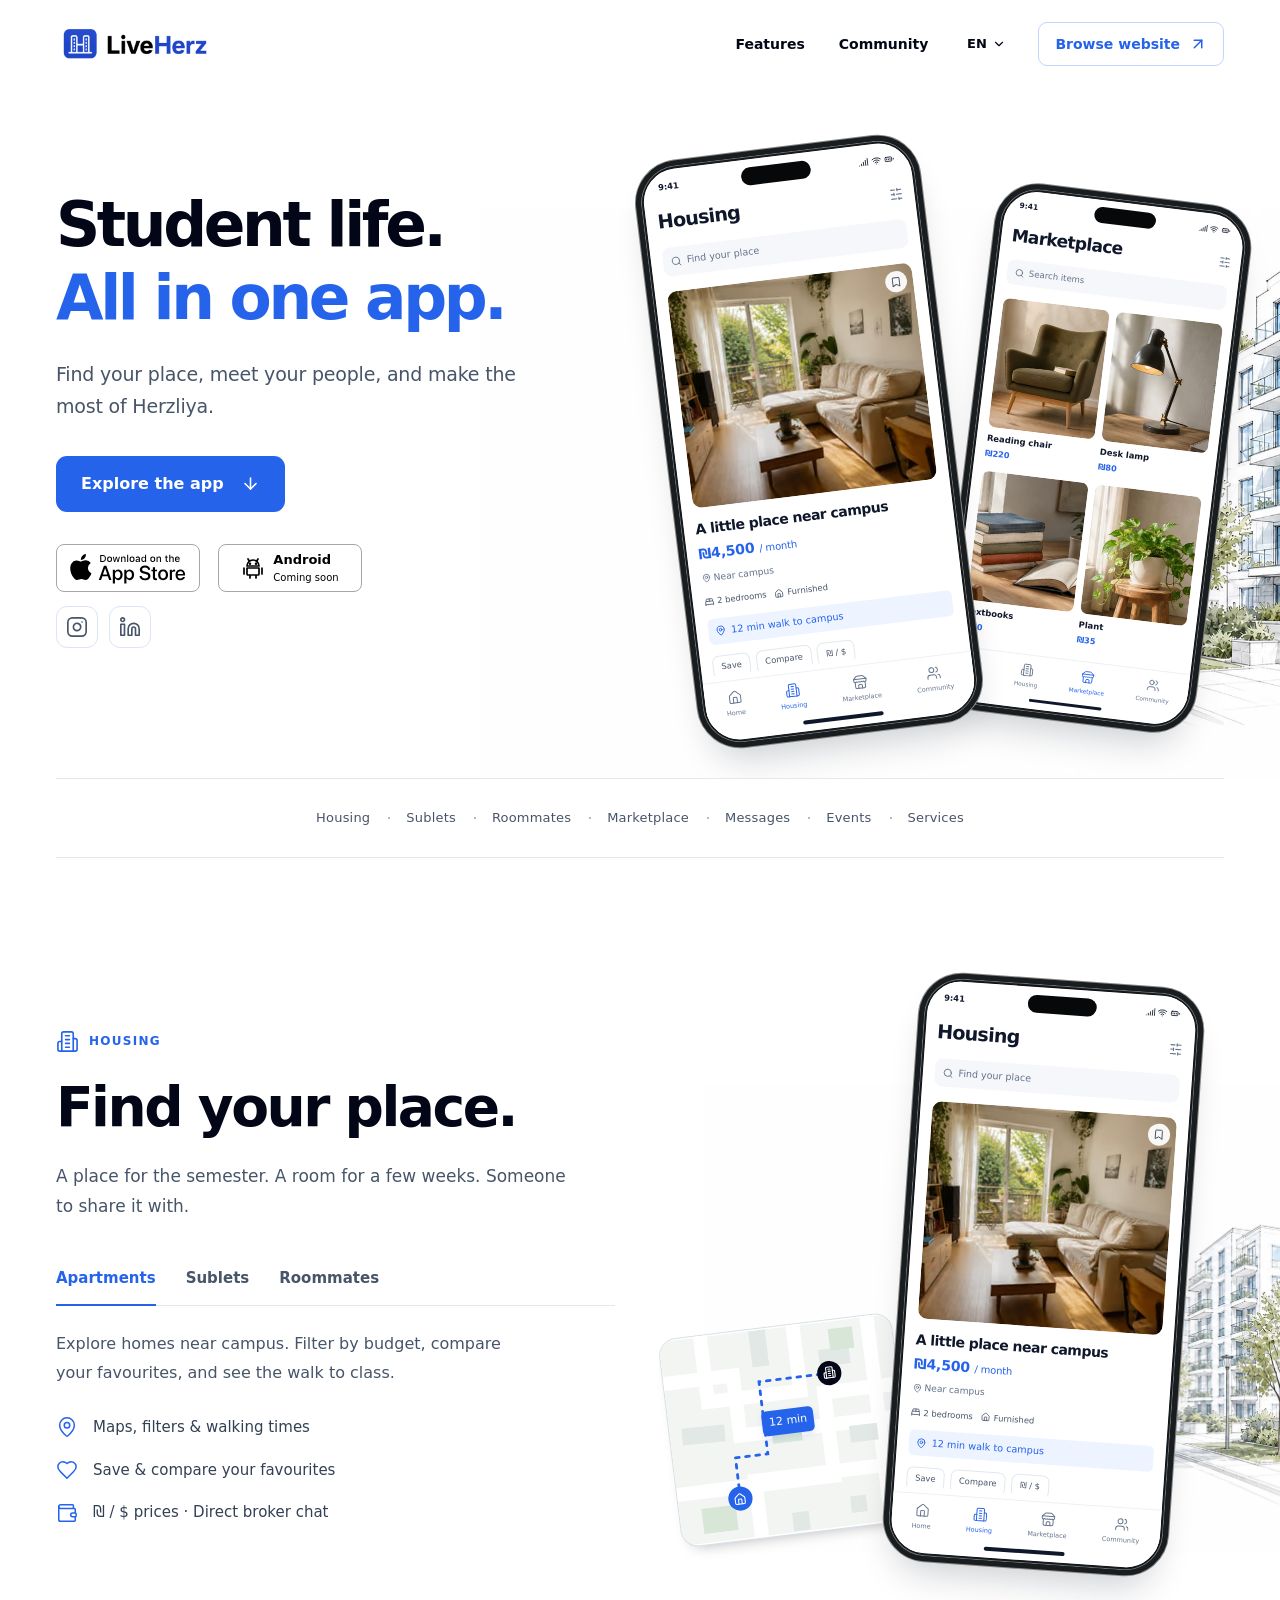
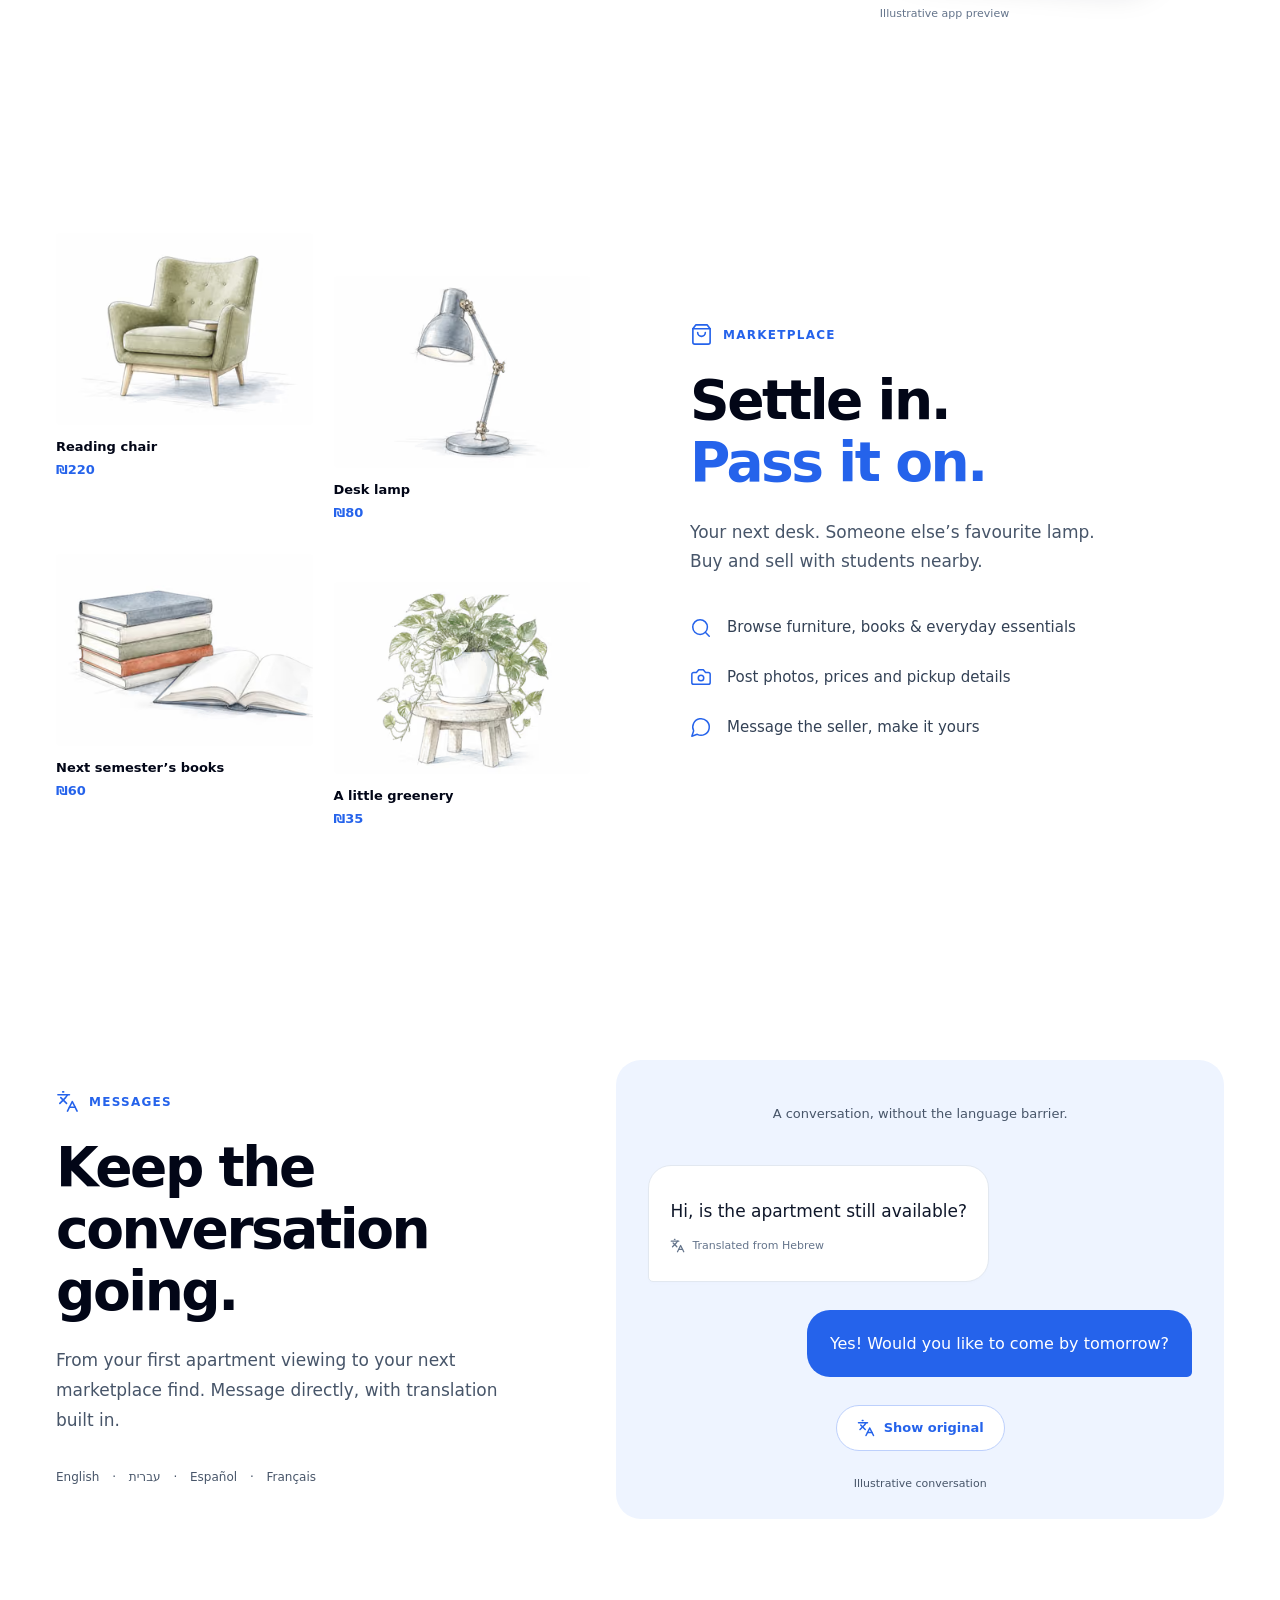
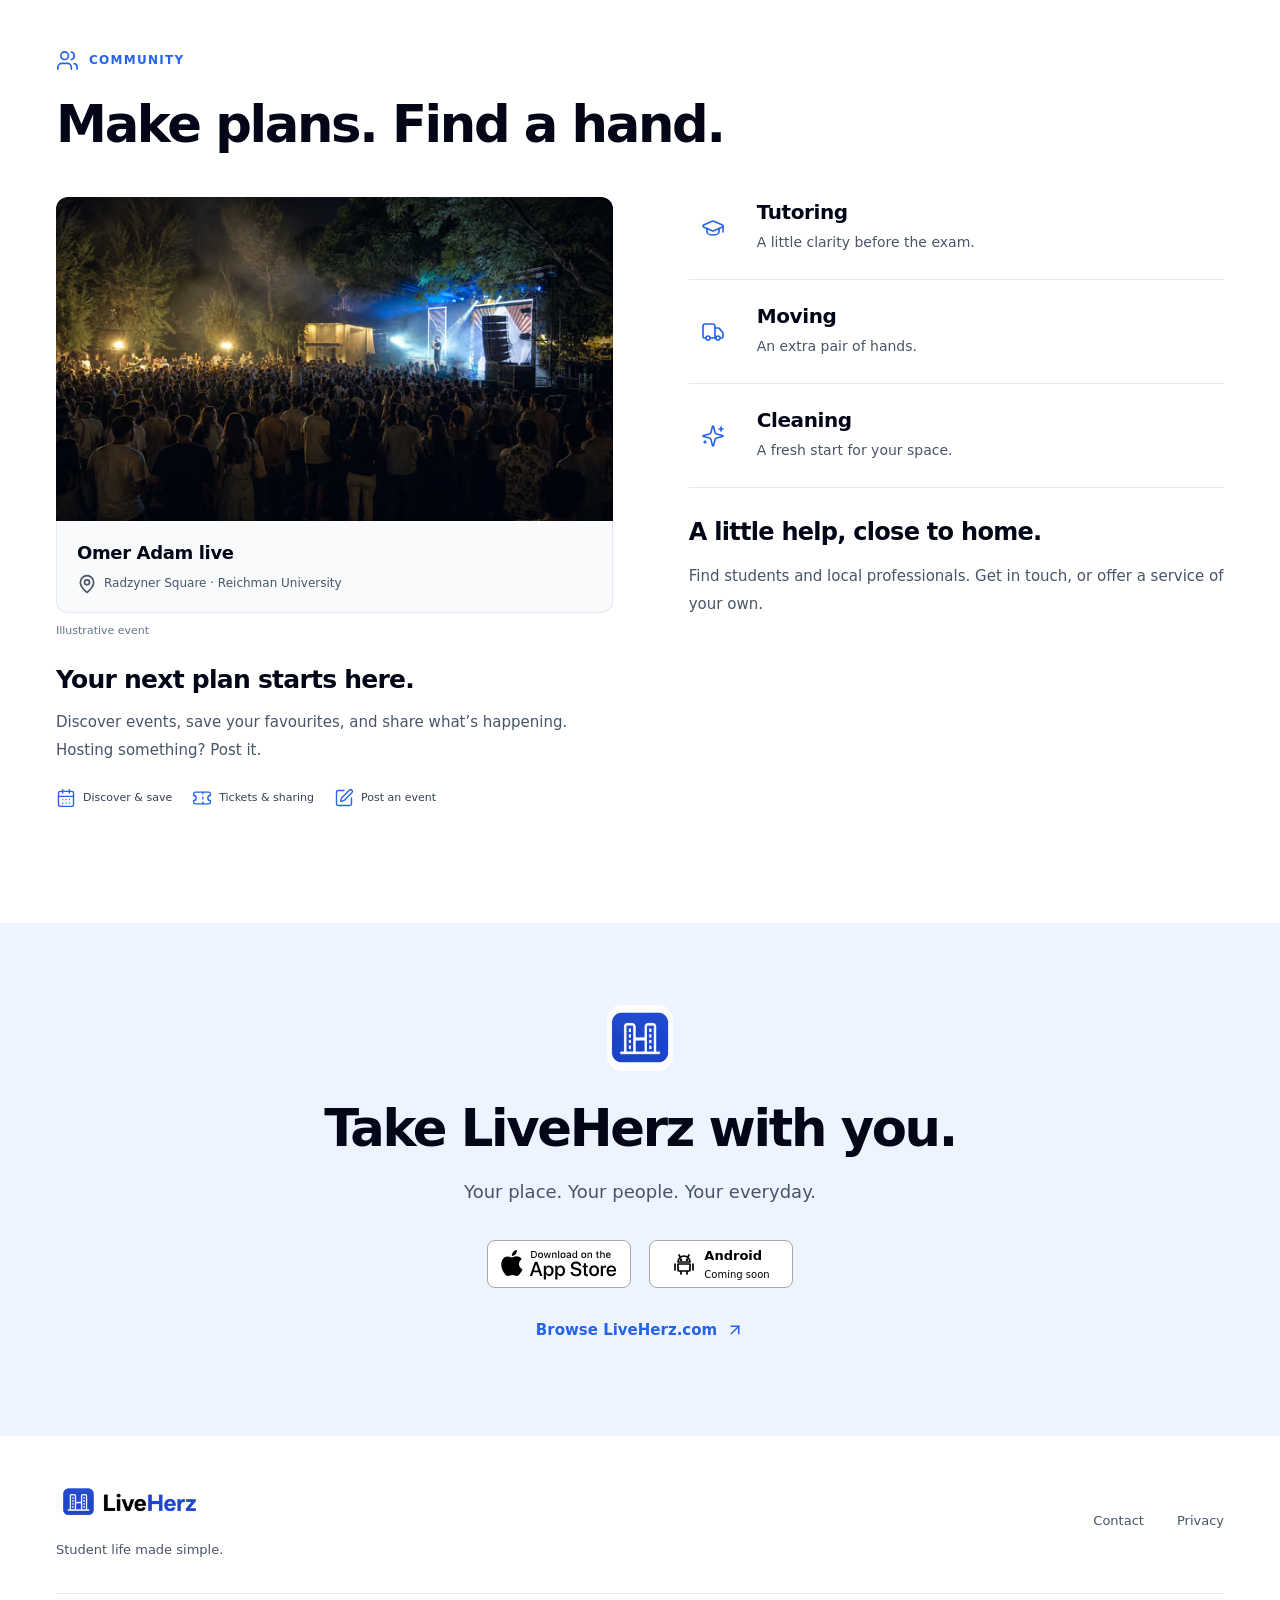
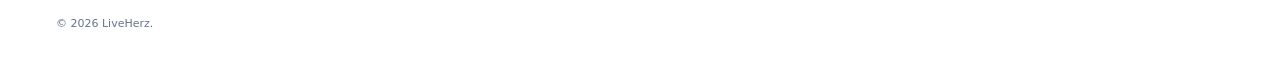
<file: index.html>
<!doctype html>
<html lang="en" dir="ltr" translate="no">
  <head>
    <meta charset="UTF-8" />
    <meta name="viewport" content="width=device-width, initial-scale=1.0" />
    <meta name="theme-color" content="#ffffff" />
    <meta name="apple-itunes-app" content="app-id=6805903536" />
    <link
      rel="icon"
      type="image/svg+xml"
      href="/assets/brand/favicon.svg"
    />
    <link rel="apple-touch-icon" href="/assets/brand/app-icon.png" />
    <title>LiveHerz — Student life. All in one app.</title>
    <meta name="description" content="Housing, sublets, roommates, marketplace, translated messages, events and services for student life around Herzliya. Available on iOS. Coming soon on Android." />
    <link rel="canonical" href="https://liveherz.app/" />
    <link rel="alternate" hreflang="en" href="https://liveherz.app/" />
    <link rel="alternate" hreflang="he" href="https://liveherz.app/he/" />
    <link rel="alternate" hreflang="es" href="https://liveherz.app/es/" />
    <link rel="alternate" hreflang="fr" href="https://liveherz.app/fr/" />
    <link rel="alternate" hreflang="x-default" href="https://liveherz.app/" />
    <meta property="og:type" content="website" />
    <meta property="og:site_name" content="LiveHerz" />
    <meta property="og:locale" content="en_US" />
    <meta property="og:locale:alternate" content="he_IL" />
    <meta property="og:locale:alternate" content="es_ES" />
    <meta property="og:locale:alternate" content="fr_FR" />
    <meta property="og:title" content="LiveHerz — Student life. All in one app." />
    <meta property="og:description" content="Housing, sublets, roommates, marketplace, translated messages, events and services for student life around Herzliya. Available on iOS. Coming soon on Android." />
    <meta property="og:url" content="https://liveherz.app/" />
    <meta property="og:image" content="https://liveherz.app/assets/social/en.png" />
    <meta property="og:image:alt" content="Student life. All in one app. LiveHerz housing and marketplace illustrations." />
    <meta property="og:image:width" content="1200" />
    <meta property="og:image:height" content="630" />
    <meta name="twitter:image:alt" content="Student life. All in one app. LiveHerz housing and marketplace illustrations." />
    <meta name="twitter:card" content="summary_large_image" />
    <meta name="twitter:title" content="LiveHerz — Student life. All in one app." />
    <meta name="twitter:description" content="Housing, sublets, roommates, marketplace, translated messages, events and services for student life around Herzliya. Available on iOS. Coming soon on Android." />
    <meta name="twitter:image" content="https://liveherz.app/assets/social/en.png" />
    
    <script type="module" crossorigin src="/assets/index-BYeHzxJh.js"></script>
    <link rel="stylesheet" crossorigin href="/assets/index-BbTCknX3.css">
  </head>
  <body>
    <div id="root"><a class="skip-link" href="#main">Skip to content</a><header class="site-header"><div class="page-width header-inner"><a class="brand " href="/" aria-label="LiveHerz home"><img src="/assets/brand/wordmark.png" width="533" height="149" alt="LiveHerz"/></a><nav class="desktop-nav" aria-label="Features"><a href="#features">Features</a><a href="#community">Community</a></nav><div class="header-actions"><div class="language-select"><span aria-hidden="true">EN</span><svg xmlns="http://www.w3.org/2000/svg" width="14" height="14" viewBox="0 0 24 24" fill="none" stroke="currentColor" stroke-width="2" stroke-linecap="round" stroke-linejoin="round" class="lucide lucide-chevron-down" aria-hidden="true"><path d="m6 9 6 6 6-6"></path></svg><select aria-label="Choose language"><option value="en" lang="en" selected="">English</option><option value="he" lang="he">עברית</option><option value="es" lang="es">Español</option><option value="fr" lang="fr">Français</option></select></div><a href="https://liveherz.com/" class="website-link header-website" target="_blank" rel="noopener noreferrer">Browse website<svg xmlns="http://www.w3.org/2000/svg" width="18" height="18" viewBox="0 0 24 24" fill="none" stroke="currentColor" stroke-width="2" stroke-linecap="round" stroke-linejoin="round" class="lucide lucide-arrow-up-right directional-icon" aria-hidden="true"><path d="M7 7h10v10"></path><path d="M7 17 17 7"></path></svg></a><button class="menu-button" type="button" aria-label="Open menu" aria-expanded="false" aria-controls="mobile-menu"><svg xmlns="http://www.w3.org/2000/svg" width="23" height="23" viewBox="0 0 24 24" fill="none" stroke="currentColor" stroke-width="2" stroke-linecap="round" stroke-linejoin="round" class="lucide lucide-menu"><line x1="4" x2="20" y1="12" y2="12"></line><line x1="4" x2="20" y1="6" y2="6"></line><line x1="4" x2="20" y1="18" y2="18"></line></svg></button></div></div><nav class="mobile-menu" id="mobile-menu" hidden="" aria-label="Features"><a href="#features">Features</a><a href="#community">Community</a><a href="https://liveherz.com/" class="website-link " target="_blank" rel="noopener noreferrer">Browse website<svg xmlns="http://www.w3.org/2000/svg" width="18" height="18" viewBox="0 0 24 24" fill="none" stroke="currentColor" stroke-width="2" stroke-linecap="round" stroke-linejoin="round" class="lucide lucide-arrow-up-right directional-icon" aria-hidden="true"><path d="M7 7h10v10"></path><path d="M7 17 17 7"></path></svg></a></nav></header><main id="main" tabindex="-1"><section class="hero" aria-labelledby="hero-title"><img class="hero-architecture" src="/assets/brand/architecture.webp" width="1672" height="941" alt=""/><div class="page-width hero-grid"><div class="hero-copy"><h1 id="hero-title">Student life.<span>All in one app.</span></h1><p>Find your place, meet your people, and make the most of Herzliya.</p><a class="primary-button" href="#features">Explore the app<svg xmlns="http://www.w3.org/2000/svg" width="19" height="19" viewBox="0 0 24 24" fill="none" stroke="currentColor" stroke-width="2" stroke-linecap="round" stroke-linejoin="round" class="lucide lucide-arrow-down" aria-hidden="true"><path d="M12 5v14"></path><path d="m19 12-7 7-7-7"></path></svg></a><div class="platform-statuses platform-statuses-compact" aria-label="App availability"><a href="https://apps.apple.com/us/app/liveherz/id6805903536" class="store-download" aria-label="Download for iOS"><img src="/assets/badges/apple-white-matched-en.svg" alt="Download for iOS" width="180" height="60"/></a><div class="platform-status" data-platform="android"><svg viewBox="0 0 24 24" fill="none" stroke="currentColor" stroke-width="1.7" stroke-linecap="round" stroke-linejoin="round" aria-hidden="true" width="32" height="32"><path d="m7 3 1.5 2.5M17 3l-1.5 2.5M6 10a6 6 0 0 1 12 0H6ZM6 12h12v6a1 1 0 0 1-1 1H7a1 1 0 0 1-1-1v-6ZM3 12v6m18-6v6M9 19v3m6-3v3"></path><path d="M9 7.8h.01M15 7.8h.01" stroke-width="2.5"></path></svg><div><strong dir="ltr">Android</strong><span>Coming soon</span></div></div></div><nav class="hero-social-links" aria-label="Contact"><a href="https://www.instagram.com/liveherz/" target="_blank" rel="noopener noreferrer" aria-label="Instagram"><svg xmlns="http://www.w3.org/2000/svg" width="22" height="22" viewBox="0 0 24 24" fill="none" stroke="currentColor" stroke-width="1.8" stroke-linecap="round" stroke-linejoin="round" class="lucide lucide-instagram" aria-hidden="true"><rect width="20" height="20" x="2" y="2" rx="5" ry="5"></rect><path d="M16 11.37A4 4 0 1 1 12.63 8 4 4 0 0 1 16 11.37z"></path><line x1="17.5" x2="17.51" y1="6.5" y2="6.5"></line></svg></a><a href="https://www.linkedin.com/in/live-herz-9b8230414/?skipRedirect=true" target="_blank" rel="noopener noreferrer" aria-label="LinkedIn"><svg xmlns="http://www.w3.org/2000/svg" width="22" height="22" viewBox="0 0 24 24" fill="none" stroke="currentColor" stroke-width="1.8" stroke-linecap="round" stroke-linejoin="round" class="lucide lucide-linkedin" aria-hidden="true"><path d="M16 8a6 6 0 0 1 6 6v7h-4v-7a2 2 0 0 0-2-2 2 2 0 0 0-2 2v7h-4v-7a6 6 0 0 1 6-6z"></path><rect width="4" height="12" x="2" y="9"></rect><circle cx="4" cy="4" r="2"></circle></svg></a></nav></div><div class="hero-phones"><div class="device hero-phone-primary" data-kind="apartments" role="img" aria-label="Illustrative housing app preview with a sample apartment near campus" dir="ltr" lang="en"><div class="device-screen" aria-hidden="true"><div class="phone-status"><span>9:41</span><div class="phone-island"></div><span class="phone-signal"><svg xmlns="http://www.w3.org/2000/svg" width="24" height="24" viewBox="0 0 24 24" fill="none" stroke="currentColor" stroke-width="2" stroke-linecap="round" stroke-linejoin="round" class="lucide lucide-signal"><path d="M2 20h.01"></path><path d="M7 20v-4"></path><path d="M12 20v-8"></path><path d="M17 20V8"></path><path d="M22 4v16"></path></svg><svg xmlns="http://www.w3.org/2000/svg" width="24" height="24" viewBox="0 0 24 24" fill="none" stroke="currentColor" stroke-width="2" stroke-linecap="round" stroke-linejoin="round" class="lucide lucide-wifi"><path d="M12 20h.01"></path><path d="M2 8.82a15 15 0 0 1 20 0"></path><path d="M5 12.859a10 10 0 0 1 14 0"></path><path d="M8.5 16.429a5 5 0 0 1 7 0"></path></svg><svg xmlns="http://www.w3.org/2000/svg" width="24" height="24" viewBox="0 0 24 24" fill="none" stroke="currentColor" stroke-width="2" stroke-linecap="round" stroke-linejoin="round" class="lucide lucide-battery-full"><rect width="16" height="10" x="2" y="7" rx="2" ry="2"></rect><line x1="22" x2="22" y1="11" y2="13"></line><line x1="6" x2="6" y1="11" y2="13"></line><line x1="10" x2="10" y1="11" y2="13"></line><line x1="14" x2="14" y1="11" y2="13"></line></svg></span></div><div class="preview-content"><div class="preview-heading">Housing<svg xmlns="http://www.w3.org/2000/svg" width="17" height="17" viewBox="0 0 24 24" fill="none" stroke="currentColor" stroke-width="2" stroke-linecap="round" stroke-linejoin="round" class="lucide lucide-sliders-horizontal"><line x1="21" x2="14" y1="4" y2="4"></line><line x1="10" x2="3" y1="4" y2="4"></line><line x1="21" x2="12" y1="12" y2="12"></line><line x1="8" x2="3" y1="12" y2="12"></line><line x1="21" x2="16" y1="20" y2="20"></line><line x1="12" x2="3" y1="20" y2="20"></line><line x1="14" x2="14" y1="2" y2="6"></line><line x1="8" x2="8" y1="10" y2="14"></line><line x1="16" x2="16" y1="18" y2="22"></line></svg></div><div class="preview-search"><svg xmlns="http://www.w3.org/2000/svg" width="12" height="12" viewBox="0 0 24 24" fill="none" stroke="currentColor" stroke-width="2" stroke-linecap="round" stroke-linejoin="round" class="lucide lucide-search"><circle cx="11" cy="11" r="8"></circle><path d="m21 21-4.3-4.3"></path></svg><span>Find your place</span></div><div class="preview-listing-photo"><picture class=""><source type="image/avif" srcSet="/assets/photos/apartment-320.avif 320w, /assets/photos/apartment-640.avif 640w, /assets/photos/apartment-1100.avif 1100w" sizes="(max-width: 700px) 200px, 320px"/><img src="/assets/photos/apartment-640.webp" srcSet="/assets/photos/apartment-320.webp 320w, /assets/photos/apartment-640.webp 640w, /assets/photos/apartment-1100.webp 1100w" sizes="(max-width: 700px) 200px, 320px" alt="" width="1100" height="825" loading="eager" fetchpriority="high" decoding="async"/></picture><span class="preview-save"><svg xmlns="http://www.w3.org/2000/svg" width="15" height="15" viewBox="0 0 24 24" fill="none" stroke="currentColor" stroke-width="2" stroke-linecap="round" stroke-linejoin="round" class="lucide lucide-bookmark"><path d="m19 21-7-4-7 4V5a2 2 0 0 1 2-2h10a2 2 0 0 1 2 2v16z"></path></svg></span></div><div class="preview-listing-title">A little place near campus</div><div class="preview-price">₪4,500<!-- --> <span>/ month</span></div><div class="preview-location"><svg xmlns="http://www.w3.org/2000/svg" width="12" height="12" viewBox="0 0 24 24" fill="none" stroke="currentColor" stroke-width="2" stroke-linecap="round" stroke-linejoin="round" class="lucide lucide-map-pin"><path d="M20 10c0 4.993-5.539 10.193-7.399 11.799a1 1 0 0 1-1.202 0C9.539 20.193 4 14.993 4 10a8 8 0 0 1 16 0"></path><circle cx="12" cy="10" r="3"></circle></svg>Near campus</div><div class="preview-facts"><span><svg xmlns="http://www.w3.org/2000/svg" width="12" height="12" viewBox="0 0 24 24" fill="none" stroke="currentColor" stroke-width="2" stroke-linecap="round" stroke-linejoin="round" class="lucide lucide-bed-double"><path d="M2 20v-8a2 2 0 0 1 2-2h16a2 2 0 0 1 2 2v8"></path><path d="M4 10V6a2 2 0 0 1 2-2h12a2 2 0 0 1 2 2v4"></path><path d="M12 4v6"></path><path d="M2 18h20"></path></svg>2 bedrooms</span><span><svg xmlns="http://www.w3.org/2000/svg" width="12" height="12" viewBox="0 0 24 24" fill="none" stroke="currentColor" stroke-width="2" stroke-linecap="round" stroke-linejoin="round" class="lucide lucide-house"><path d="M15 21v-8a1 1 0 0 0-1-1h-4a1 1 0 0 0-1 1v8"></path><path d="M3 10a2 2 0 0 1 .709-1.528l7-5.999a2 2 0 0 1 2.582 0l7 5.999A2 2 0 0 1 21 10v9a2 2 0 0 1-2 2H5a2 2 0 0 1-2-2z"></path></svg>Furnished</span></div><div class="preview-walking"><span><svg xmlns="http://www.w3.org/2000/svg" width="14" height="14" viewBox="0 0 24 24" fill="none" stroke="currentColor" stroke-width="2" stroke-linecap="round" stroke-linejoin="round" class="lucide lucide-map-pin"><path d="M20 10c0 4.993-5.539 10.193-7.399 11.799a1 1 0 0 1-1.202 0C9.539 20.193 4 14.993 4 10a8 8 0 0 1 16 0"></path><circle cx="12" cy="10" r="3"></circle></svg></span>12 min walk to campus</div><div class="preview-chip-row"><span>Save</span><span>Compare</span><span>₪ / $</span></div></div><div class="preview-nav"><div class=""><svg xmlns="http://www.w3.org/2000/svg" width="18" height="18" viewBox="0 0 24 24" fill="none" stroke="currentColor" stroke-width="1.6" stroke-linecap="round" stroke-linejoin="round" class="lucide lucide-house"><path d="M15 21v-8a1 1 0 0 0-1-1h-4a1 1 0 0 0-1 1v8"></path><path d="M3 10a2 2 0 0 1 .709-1.528l7-5.999a2 2 0 0 1 2.582 0l7 5.999A2 2 0 0 1 21 10v9a2 2 0 0 1-2 2H5a2 2 0 0 1-2-2z"></path></svg><span>Home</span></div><div class="active"><svg xmlns="http://www.w3.org/2000/svg" width="18" height="18" viewBox="0 0 24 24" fill="none" stroke="currentColor" stroke-width="1.6" stroke-linecap="round" stroke-linejoin="round" class="lucide lucide-building2"><path d="M6 22V4a2 2 0 0 1 2-2h8a2 2 0 0 1 2 2v18Z"></path><path d="M6 12H4a2 2 0 0 0-2 2v6a2 2 0 0 0 2 2h2"></path><path d="M18 9h2a2 2 0 0 1 2 2v9a2 2 0 0 1-2 2h-2"></path><path d="M10 6h4"></path><path d="M10 10h4"></path><path d="M10 14h4"></path><path d="M10 18h4"></path></svg><span>Housing</span></div><div class=""><svg xmlns="http://www.w3.org/2000/svg" width="18" height="18" viewBox="0 0 24 24" fill="none" stroke="currentColor" stroke-width="1.6" stroke-linecap="round" stroke-linejoin="round" class="lucide lucide-store"><path d="m2 7 4.41-4.41A2 2 0 0 1 7.83 2h8.34a2 2 0 0 1 1.42.59L22 7"></path><path d="M4 12v8a2 2 0 0 0 2 2h12a2 2 0 0 0 2-2v-8"></path><path d="M15 22v-4a2 2 0 0 0-2-2h-2a2 2 0 0 0-2 2v4"></path><path d="M2 7h20"></path><path d="M22 7v3a2 2 0 0 1-2 2a2.7 2.7 0 0 1-1.59-.63.7.7 0 0 0-.82 0A2.7 2.7 0 0 1 16 12a2.7 2.7 0 0 1-1.59-.63.7.7 0 0 0-.82 0A2.7 2.7 0 0 1 12 12a2.7 2.7 0 0 1-1.59-.63.7.7 0 0 0-.82 0A2.7 2.7 0 0 1 8 12a2.7 2.7 0 0 1-1.59-.63.7.7 0 0 0-.82 0A2.7 2.7 0 0 1 4 12a2 2 0 0 1-2-2V7"></path></svg><span>Marketplace</span></div><div class=""><svg xmlns="http://www.w3.org/2000/svg" width="18" height="18" viewBox="0 0 24 24" fill="none" stroke="currentColor" stroke-width="1.6" stroke-linecap="round" stroke-linejoin="round" class="lucide lucide-users"><path d="M16 21v-2a4 4 0 0 0-4-4H6a4 4 0 0 0-4 4v2"></path><circle cx="9" cy="7" r="4"></circle><path d="M22 21v-2a4 4 0 0 0-3-3.87"></path><path d="M16 3.13a4 4 0 0 1 0 7.75"></path></svg><span>Community</span></div></div><div class="home-indicator"></div></div></div><div class="device hero-phone-secondary" data-kind="market" role="img" aria-label="Illustrative marketplace app preview with student essentials" dir="ltr" lang="en"><div class="device-screen" aria-hidden="true"><div class="phone-status"><span>9:41</span><div class="phone-island"></div><span class="phone-signal"><svg xmlns="http://www.w3.org/2000/svg" width="24" height="24" viewBox="0 0 24 24" fill="none" stroke="currentColor" stroke-width="2" stroke-linecap="round" stroke-linejoin="round" class="lucide lucide-signal"><path d="M2 20h.01"></path><path d="M7 20v-4"></path><path d="M12 20v-8"></path><path d="M17 20V8"></path><path d="M22 4v16"></path></svg><svg xmlns="http://www.w3.org/2000/svg" width="24" height="24" viewBox="0 0 24 24" fill="none" stroke="currentColor" stroke-width="2" stroke-linecap="round" stroke-linejoin="round" class="lucide lucide-wifi"><path d="M12 20h.01"></path><path d="M2 8.82a15 15 0 0 1 20 0"></path><path d="M5 12.859a10 10 0 0 1 14 0"></path><path d="M8.5 16.429a5 5 0 0 1 7 0"></path></svg><svg xmlns="http://www.w3.org/2000/svg" width="24" height="24" viewBox="0 0 24 24" fill="none" stroke="currentColor" stroke-width="2" stroke-linecap="round" stroke-linejoin="round" class="lucide lucide-battery-full"><rect width="16" height="10" x="2" y="7" rx="2" ry="2"></rect><line x1="22" x2="22" y1="11" y2="13"></line><line x1="6" x2="6" y1="11" y2="13"></line><line x1="10" x2="10" y1="11" y2="13"></line><line x1="14" x2="14" y1="11" y2="13"></line></svg></span></div><div class="preview-content"><div class="preview-heading">Marketplace<svg xmlns="http://www.w3.org/2000/svg" width="17" height="17" viewBox="0 0 24 24" fill="none" stroke="currentColor" stroke-width="2" stroke-linecap="round" stroke-linejoin="round" class="lucide lucide-sliders-horizontal"><line x1="21" x2="14" y1="4" y2="4"></line><line x1="10" x2="3" y1="4" y2="4"></line><line x1="21" x2="12" y1="12" y2="12"></line><line x1="8" x2="3" y1="12" y2="12"></line><line x1="21" x2="16" y1="20" y2="20"></line><line x1="12" x2="3" y1="20" y2="20"></line><line x1="14" x2="14" y1="2" y2="6"></line><line x1="8" x2="8" y1="10" y2="14"></line><line x1="16" x2="16" y1="18" y2="22"></line></svg></div><div class="preview-search"><svg xmlns="http://www.w3.org/2000/svg" width="12" height="12" viewBox="0 0 24 24" fill="none" stroke="currentColor" stroke-width="2" stroke-linecap="round" stroke-linejoin="round" class="lucide lucide-search"><circle cx="11" cy="11" r="8"></circle><path d="m21 21-4.3-4.3"></path></svg><span>Search items</span></div><div class="preview-market-grid"><div class="preview-market-item"><picture class=""><source type="image/avif" srcSet="/assets/photos/chair-320.avif 320w, /assets/photos/chair-640.avif 640w, /assets/photos/chair-1100.avif 1100w" sizes="140px"/><img src="/assets/photos/chair-640.webp" srcSet="/assets/photos/chair-320.webp 320w, /assets/photos/chair-640.webp 640w, /assets/photos/chair-1100.webp 1100w" sizes="140px" alt="" width="1100" height="825" loading="eager" fetchpriority="auto" decoding="async"/></picture><div>Reading chair</div><strong>₪220</strong></div><div class="preview-market-item"><picture class=""><source type="image/avif" srcSet="/assets/photos/lamp-320.avif 320w, /assets/photos/lamp-640.avif 640w, /assets/photos/lamp-1100.avif 1100w" sizes="140px"/><img src="/assets/photos/lamp-640.webp" srcSet="/assets/photos/lamp-320.webp 320w, /assets/photos/lamp-640.webp 640w, /assets/photos/lamp-1100.webp 1100w" sizes="140px" alt="" width="1100" height="825" loading="eager" fetchpriority="auto" decoding="async"/></picture><div>Desk lamp</div><strong>₪80</strong></div><div class="preview-market-item"><picture class=""><source type="image/avif" srcSet="/assets/photos/books-320.avif 320w, /assets/photos/books-640.avif 640w, /assets/photos/books-1100.avif 1100w" sizes="140px"/><img src="/assets/photos/books-640.webp" srcSet="/assets/photos/books-320.webp 320w, /assets/photos/books-640.webp 640w, /assets/photos/books-1100.webp 1100w" sizes="140px" alt="" width="1100" height="825" loading="eager" fetchpriority="auto" decoding="async"/></picture><div>Textbooks</div><strong>₪60</strong></div><div class="preview-market-item"><picture class=""><source type="image/avif" srcSet="/assets/photos/plant-320.avif 320w, /assets/photos/plant-640.avif 640w, /assets/photos/plant-1100.avif 1100w" sizes="140px"/><img src="/assets/photos/plant-640.webp" srcSet="/assets/photos/plant-320.webp 320w, /assets/photos/plant-640.webp 640w, /assets/photos/plant-1100.webp 1100w" sizes="140px" alt="" width="1100" height="825" loading="eager" fetchpriority="auto" decoding="async"/></picture><div>Plant</div><strong>₪35</strong></div></div></div><div class="preview-nav"><div class=""><svg xmlns="http://www.w3.org/2000/svg" width="18" height="18" viewBox="0 0 24 24" fill="none" stroke="currentColor" stroke-width="1.6" stroke-linecap="round" stroke-linejoin="round" class="lucide lucide-house"><path d="M15 21v-8a1 1 0 0 0-1-1h-4a1 1 0 0 0-1 1v8"></path><path d="M3 10a2 2 0 0 1 .709-1.528l7-5.999a2 2 0 0 1 2.582 0l7 5.999A2 2 0 0 1 21 10v9a2 2 0 0 1-2 2H5a2 2 0 0 1-2-2z"></path></svg><span>Home</span></div><div class=""><svg xmlns="http://www.w3.org/2000/svg" width="18" height="18" viewBox="0 0 24 24" fill="none" stroke="currentColor" stroke-width="1.6" stroke-linecap="round" stroke-linejoin="round" class="lucide lucide-building2"><path d="M6 22V4a2 2 0 0 1 2-2h8a2 2 0 0 1 2 2v18Z"></path><path d="M6 12H4a2 2 0 0 0-2 2v6a2 2 0 0 0 2 2h2"></path><path d="M18 9h2a2 2 0 0 1 2 2v9a2 2 0 0 1-2 2h-2"></path><path d="M10 6h4"></path><path d="M10 10h4"></path><path d="M10 14h4"></path><path d="M10 18h4"></path></svg><span>Housing</span></div><div class="active"><svg xmlns="http://www.w3.org/2000/svg" width="18" height="18" viewBox="0 0 24 24" fill="none" stroke="currentColor" stroke-width="1.6" stroke-linecap="round" stroke-linejoin="round" class="lucide lucide-store"><path d="m2 7 4.41-4.41A2 2 0 0 1 7.83 2h8.34a2 2 0 0 1 1.42.59L22 7"></path><path d="M4 12v8a2 2 0 0 0 2 2h12a2 2 0 0 0 2-2v-8"></path><path d="M15 22v-4a2 2 0 0 0-2-2h-2a2 2 0 0 0-2 2v4"></path><path d="M2 7h20"></path><path d="M22 7v3a2 2 0 0 1-2 2a2.7 2.7 0 0 1-1.59-.63.7.7 0 0 0-.82 0A2.7 2.7 0 0 1 16 12a2.7 2.7 0 0 1-1.59-.63.7.7 0 0 0-.82 0A2.7 2.7 0 0 1 12 12a2.7 2.7 0 0 1-1.59-.63.7.7 0 0 0-.82 0A2.7 2.7 0 0 1 8 12a2.7 2.7 0 0 1-1.59-.63.7.7 0 0 0-.82 0A2.7 2.7 0 0 1 4 12a2 2 0 0 1-2-2V7"></path></svg><span>Marketplace</span></div><div class=""><svg xmlns="http://www.w3.org/2000/svg" width="18" height="18" viewBox="0 0 24 24" fill="none" stroke="currentColor" stroke-width="1.6" stroke-linecap="round" stroke-linejoin="round" class="lucide lucide-users"><path d="M16 21v-2a4 4 0 0 0-4-4H6a4 4 0 0 0-4 4v2"></path><circle cx="9" cy="7" r="4"></circle><path d="M22 21v-2a4 4 0 0 0-3-3.87"></path><path d="M16 3.13a4 4 0 0 1 0 7.75"></path></svg><span>Community</span></div></div><div class="home-indicator"></div></div></div></div></div></section><div class="page-width feature-rail"><a href="#features">Housing</a><a href="#features">Sublets</a><a href="#features">Roommates</a><a href="#marketplace">Marketplace</a><a href="#messages">Messages</a><a href="#community">Events</a><a href="#services">Services</a></div><section class="section housing-section" id="features" aria-labelledby="housing-title"><div class="page-width split-layout housing-layout"><div class="reveal section-copy housing-copy"><div class="section-label"><svg xmlns="http://www.w3.org/2000/svg" width="23" height="23" viewBox="0 0 24 24" fill="none" stroke="currentColor" stroke-width="1.7" stroke-linecap="round" stroke-linejoin="round" class="lucide lucide-building2" aria-hidden="true"><path d="M6 22V4a2 2 0 0 1 2-2h8a2 2 0 0 1 2 2v18Z"></path><path d="M6 12H4a2 2 0 0 0-2 2v6a2 2 0 0 0 2 2h2"></path><path d="M18 9h2a2 2 0 0 1 2 2v9a2 2 0 0 1-2 2h-2"></path><path d="M10 6h4"></path><path d="M10 10h4"></path><path d="M10 14h4"></path><path d="M10 18h4"></path></svg><span>Housing</span></div><h2 id="housing-title">Find your place.</h2><p class="section-intro">A place for the semester. A room for a few weeks. Someone to share it with.</p><div class="housing-tabs" role="tablist" aria-label="Explore housing features"><button type="button" role="tab" id="tab-apartments" aria-selected="true" aria-controls="panel-apartments" tabindex="0">Apartments</button><button type="button" role="tab" id="tab-sublets" aria-selected="false" aria-controls="panel-sublets" tabindex="-1">Sublets</button><button type="button" role="tab" id="tab-roommates" aria-selected="false" aria-controls="panel-roommates" tabindex="-1">Roommates</button></div><div class="housing-panels"><div class="housing-panel" role="tabpanel" id="panel-apartments" aria-labelledby="tab-apartments" tabindex="0"><p>Explore homes near campus. Filter by budget, compare your favourites, and see the walk to class.</p><ul class="detail-list "><li><svg xmlns="http://www.w3.org/2000/svg" width="22" height="22" viewBox="0 0 24 24" fill="none" stroke="currentColor" stroke-width="1.65" stroke-linecap="round" stroke-linejoin="round" class="lucide lucide-map-pin" aria-hidden="true"><path d="M20 10c0 4.993-5.539 10.193-7.399 11.799a1 1 0 0 1-1.202 0C9.539 20.193 4 14.993 4 10a8 8 0 0 1 16 0"></path><circle cx="12" cy="10" r="3"></circle></svg><span>Maps, filters &amp; walking times</span></li><li><svg xmlns="http://www.w3.org/2000/svg" width="22" height="22" viewBox="0 0 24 24" fill="none" stroke="currentColor" stroke-width="1.65" stroke-linecap="round" stroke-linejoin="round" class="lucide lucide-heart" aria-hidden="true"><path d="M19 14c1.49-1.46 3-3.21 3-5.5A5.5 5.5 0 0 0 16.5 3c-1.76 0-3 .5-4.5 2-1.5-1.5-2.74-2-4.5-2A5.5 5.5 0 0 0 2 8.5c0 2.3 1.5 4.05 3 5.5l7 7Z"></path></svg><span>Save &amp; compare your favourites</span></li><li><svg xmlns="http://www.w3.org/2000/svg" width="22" height="22" viewBox="0 0 24 24" fill="none" stroke="currentColor" stroke-width="1.65" stroke-linecap="round" stroke-linejoin="round" class="lucide lucide-wallet" aria-hidden="true"><path d="M19 7V4a1 1 0 0 0-1-1H5a2 2 0 0 0 0 4h15a1 1 0 0 1 1 1v4h-3a2 2 0 0 0 0 4h3a1 1 0 0 0 1-1v-2a1 1 0 0 0-1-1"></path><path d="M3 5v14a2 2 0 0 0 2 2h15a1 1 0 0 0 1-1v-4"></path></svg><span>₪ / $ prices · Direct broker chat</span></li></ul></div><div class="housing-panel" role="tabpanel" id="panel-sublets" aria-labelledby="tab-sublets" hidden="" tabindex="0"><p>Going away or just arriving? Find a short-term place, post your room, or let people know what you’re looking for.</p><ul class="detail-list "><li><svg xmlns="http://www.w3.org/2000/svg" width="22" height="22" viewBox="0 0 24 24" fill="none" stroke="currentColor" stroke-width="1.65" stroke-linecap="round" stroke-linejoin="round" class="lucide lucide-search" aria-hidden="true"><circle cx="11" cy="11" r="8"></circle><path d="m21 21-4.3-4.3"></path></svg><span>Available &amp; wanted listings</span></li><li><svg xmlns="http://www.w3.org/2000/svg" width="22" height="22" viewBox="0 0 24 24" fill="none" stroke="currentColor" stroke-width="1.65" stroke-linecap="round" stroke-linejoin="round" class="lucide lucide-calendar-days" aria-hidden="true"><path d="M8 2v4"></path><path d="M16 2v4"></path><rect width="18" height="18" x="3" y="4" rx="2"></rect><path d="M3 10h18"></path><path d="M8 14h.01"></path><path d="M12 14h.01"></path><path d="M16 14h.01"></path><path d="M8 18h.01"></path><path d="M12 18h.01"></path><path d="M16 18h.01"></path></svg><span>Real dates, photos &amp; rental details</span></li><li><svg xmlns="http://www.w3.org/2000/svg" width="22" height="22" viewBox="0 0 24 24" fill="none" stroke="currentColor" stroke-width="1.65" stroke-linecap="round" stroke-linejoin="round" class="lucide lucide-message-circle" aria-hidden="true"><path d="M7.9 20A9 9 0 1 0 4 16.1L2 22Z"></path></svg><span>Post a room · Message directly</span></li></ul></div><div class="housing-panel" role="tabpanel" id="panel-roommates" aria-labelledby="tab-roommates" hidden="" tabindex="0"><p>Find someone who feels like a good fit. Explore student profiles, match, and start a conversation.</p><ul class="detail-list "><li><svg xmlns="http://www.w3.org/2000/svg" width="22" height="22" viewBox="0 0 24 24" fill="none" stroke="currentColor" stroke-width="1.65" stroke-linecap="round" stroke-linejoin="round" class="lucide lucide-users" aria-hidden="true"><path d="M16 21v-2a4 4 0 0 0-4-4H6a4 4 0 0 0-4 4v2"></path><circle cx="9" cy="7" r="4"></circle><path d="M22 21v-2a4 4 0 0 0-3-3.87"></path><path d="M16 3.13a4 4 0 0 1 0 7.75"></path></svg><span>Profiles, preferences &amp; lifestyle</span></li><li><svg xmlns="http://www.w3.org/2000/svg" width="22" height="22" viewBox="0 0 24 24" fill="none" stroke="currentColor" stroke-width="1.65" stroke-linecap="round" stroke-linejoin="round" class="lucide lucide-heart" aria-hidden="true"><path d="M19 14c1.49-1.46 3-3.21 3-5.5A5.5 5.5 0 0 0 16.5 3c-1.76 0-3 .5-4.5 2-1.5-1.5-2.74-2-4.5-2A5.5 5.5 0 0 0 2 8.5c0 2.3 1.5 4.05 3 5.5l7 7Z"></path></svg><span>Find a match for your next chapter</span></li><li><svg xmlns="http://www.w3.org/2000/svg" width="22" height="22" viewBox="0 0 24 24" fill="none" stroke="currentColor" stroke-width="1.65" stroke-linecap="round" stroke-linejoin="round" class="lucide lucide-message-circle" aria-hidden="true"><path d="M7.9 20A9 9 0 1 0 4 16.1L2 22Z"></path></svg><span>From a match to a conversation</span></li></ul></div></div></div><div class="reveal housing-visual"><img class="housing-architecture" src="/assets/brand/architecture.webp" width="1672" height="941" alt="" loading="lazy"/><div class="housing-preview-scene" data-preview="apartments" style="opacity:1;transform:none"><div class="mini-scene mini-map" aria-hidden="true" dir="ltr"><svg viewBox="0 0 250 220" fill="none"><rect width="250" height="220" fill="#f3f5f3"></rect><path d="M-5 45h80v65h180M45-10v80h100V-10M-5 165h175V75h95M85 230v-70h180M225 230V-5" stroke="white" stroke-width="15"></path><path d="m13 104 46 1m70 114v-20M106 0v39m63-1h33M201 198h-17M192 123h30" stroke="#e2e8e5" stroke-width="18"></path><path d="M24 183h37v27H24zM109 91h32v32h-32zM182 8h26v23h-26z" fill="#d8e6d8"></path><path class="walking-path" d="M67 177v-44h35V55h76" stroke="#2563eb" stroke-width="3" stroke-dasharray="4 7" stroke-linecap="round"></path><circle cx="67" cy="177" r="13" fill="#2563eb"></circle><circle cx="178" cy="55" r="13" fill="#020617"></circle></svg><div class="map-home"><svg xmlns="http://www.w3.org/2000/svg" width="13" height="13" viewBox="0 0 24 24" fill="none" stroke="currentColor" stroke-width="2" stroke-linecap="round" stroke-linejoin="round" class="lucide lucide-house"><path d="M15 21v-8a1 1 0 0 0-1-1h-4a1 1 0 0 0-1 1v8"></path><path d="M3 10a2 2 0 0 1 .709-1.528l7-5.999a2 2 0 0 1 2.582 0l7 5.999A2 2 0 0 1 21 10v9a2 2 0 0 1-2 2H5a2 2 0 0 1-2-2z"></path></svg></div><div class="map-campus"><svg xmlns="http://www.w3.org/2000/svg" width="13" height="13" viewBox="0 0 24 24" fill="none" stroke="currentColor" stroke-width="2" stroke-linecap="round" stroke-linejoin="round" class="lucide lucide-building2"><path d="M6 22V4a2 2 0 0 1 2-2h8a2 2 0 0 1 2 2v18Z"></path><path d="M6 12H4a2 2 0 0 0-2 2v6a2 2 0 0 0 2 2h2"></path><path d="M18 9h2a2 2 0 0 1 2 2v9a2 2 0 0 1-2 2h-2"></path><path d="M10 6h4"></path><path d="M10 10h4"></path><path d="M10 14h4"></path><path d="M10 18h4"></path></svg></div><div class="map-time">12 min</div></div><div class="device housing-phone" data-kind="apartments" role="img" aria-label="Apartments — Illustrative app preview" dir="ltr" lang="en"><div class="device-screen" aria-hidden="true"><div class="phone-status"><span>9:41</span><div class="phone-island"></div><span class="phone-signal"><svg xmlns="http://www.w3.org/2000/svg" width="24" height="24" viewBox="0 0 24 24" fill="none" stroke="currentColor" stroke-width="2" stroke-linecap="round" stroke-linejoin="round" class="lucide lucide-signal"><path d="M2 20h.01"></path><path d="M7 20v-4"></path><path d="M12 20v-8"></path><path d="M17 20V8"></path><path d="M22 4v16"></path></svg><svg xmlns="http://www.w3.org/2000/svg" width="24" height="24" viewBox="0 0 24 24" fill="none" stroke="currentColor" stroke-width="2" stroke-linecap="round" stroke-linejoin="round" class="lucide lucide-wifi"><path d="M12 20h.01"></path><path d="M2 8.82a15 15 0 0 1 20 0"></path><path d="M5 12.859a10 10 0 0 1 14 0"></path><path d="M8.5 16.429a5 5 0 0 1 7 0"></path></svg><svg xmlns="http://www.w3.org/2000/svg" width="24" height="24" viewBox="0 0 24 24" fill="none" stroke="currentColor" stroke-width="2" stroke-linecap="round" stroke-linejoin="round" class="lucide lucide-battery-full"><rect width="16" height="10" x="2" y="7" rx="2" ry="2"></rect><line x1="22" x2="22" y1="11" y2="13"></line><line x1="6" x2="6" y1="11" y2="13"></line><line x1="10" x2="10" y1="11" y2="13"></line><line x1="14" x2="14" y1="11" y2="13"></line></svg></span></div><div class="preview-content"><div class="preview-heading">Housing<svg xmlns="http://www.w3.org/2000/svg" width="17" height="17" viewBox="0 0 24 24" fill="none" stroke="currentColor" stroke-width="2" stroke-linecap="round" stroke-linejoin="round" class="lucide lucide-sliders-horizontal"><line x1="21" x2="14" y1="4" y2="4"></line><line x1="10" x2="3" y1="4" y2="4"></line><line x1="21" x2="12" y1="12" y2="12"></line><line x1="8" x2="3" y1="12" y2="12"></line><line x1="21" x2="16" y1="20" y2="20"></line><line x1="12" x2="3" y1="20" y2="20"></line><line x1="14" x2="14" y1="2" y2="6"></line><line x1="8" x2="8" y1="10" y2="14"></line><line x1="16" x2="16" y1="18" y2="22"></line></svg></div><div class="preview-search"><svg xmlns="http://www.w3.org/2000/svg" width="12" height="12" viewBox="0 0 24 24" fill="none" stroke="currentColor" stroke-width="2" stroke-linecap="round" stroke-linejoin="round" class="lucide lucide-search"><circle cx="11" cy="11" r="8"></circle><path d="m21 21-4.3-4.3"></path></svg><span>Find your place</span></div><div class="preview-listing-photo"><picture class=""><source type="image/avif" srcSet="/assets/photos/apartment-320.avif 320w, /assets/photos/apartment-640.avif 640w, /assets/photos/apartment-1100.avif 1100w" sizes="(max-width: 700px) 200px, 320px"/><img src="/assets/photos/apartment-640.webp" srcSet="/assets/photos/apartment-320.webp 320w, /assets/photos/apartment-640.webp 640w, /assets/photos/apartment-1100.webp 1100w" sizes="(max-width: 700px) 200px, 320px" alt="" width="1100" height="825" loading="lazy" fetchpriority="auto" decoding="async"/></picture><span class="preview-save"><svg xmlns="http://www.w3.org/2000/svg" width="15" height="15" viewBox="0 0 24 24" fill="none" stroke="currentColor" stroke-width="2" stroke-linecap="round" stroke-linejoin="round" class="lucide lucide-bookmark"><path d="m19 21-7-4-7 4V5a2 2 0 0 1 2-2h10a2 2 0 0 1 2 2v16z"></path></svg></span></div><div class="preview-listing-title">A little place near campus</div><div class="preview-price">₪4,500<!-- --> <span>/ month</span></div><div class="preview-location"><svg xmlns="http://www.w3.org/2000/svg" width="12" height="12" viewBox="0 0 24 24" fill="none" stroke="currentColor" stroke-width="2" stroke-linecap="round" stroke-linejoin="round" class="lucide lucide-map-pin"><path d="M20 10c0 4.993-5.539 10.193-7.399 11.799a1 1 0 0 1-1.202 0C9.539 20.193 4 14.993 4 10a8 8 0 0 1 16 0"></path><circle cx="12" cy="10" r="3"></circle></svg>Near campus</div><div class="preview-facts"><span><svg xmlns="http://www.w3.org/2000/svg" width="12" height="12" viewBox="0 0 24 24" fill="none" stroke="currentColor" stroke-width="2" stroke-linecap="round" stroke-linejoin="round" class="lucide lucide-bed-double"><path d="M2 20v-8a2 2 0 0 1 2-2h16a2 2 0 0 1 2 2v8"></path><path d="M4 10V6a2 2 0 0 1 2-2h12a2 2 0 0 1 2 2v4"></path><path d="M12 4v6"></path><path d="M2 18h20"></path></svg>2 bedrooms</span><span><svg xmlns="http://www.w3.org/2000/svg" width="12" height="12" viewBox="0 0 24 24" fill="none" stroke="currentColor" stroke-width="2" stroke-linecap="round" stroke-linejoin="round" class="lucide lucide-house"><path d="M15 21v-8a1 1 0 0 0-1-1h-4a1 1 0 0 0-1 1v8"></path><path d="M3 10a2 2 0 0 1 .709-1.528l7-5.999a2 2 0 0 1 2.582 0l7 5.999A2 2 0 0 1 21 10v9a2 2 0 0 1-2 2H5a2 2 0 0 1-2-2z"></path></svg>Furnished</span></div><div class="preview-walking"><span><svg xmlns="http://www.w3.org/2000/svg" width="14" height="14" viewBox="0 0 24 24" fill="none" stroke="currentColor" stroke-width="2" stroke-linecap="round" stroke-linejoin="round" class="lucide lucide-map-pin"><path d="M20 10c0 4.993-5.539 10.193-7.399 11.799a1 1 0 0 1-1.202 0C9.539 20.193 4 14.993 4 10a8 8 0 0 1 16 0"></path><circle cx="12" cy="10" r="3"></circle></svg></span>12 min walk to campus</div><div class="preview-chip-row"><span>Save</span><span>Compare</span><span>₪ / $</span></div></div><div class="preview-nav"><div class=""><svg xmlns="http://www.w3.org/2000/svg" width="18" height="18" viewBox="0 0 24 24" fill="none" stroke="currentColor" stroke-width="1.6" stroke-linecap="round" stroke-linejoin="round" class="lucide lucide-house"><path d="M15 21v-8a1 1 0 0 0-1-1h-4a1 1 0 0 0-1 1v8"></path><path d="M3 10a2 2 0 0 1 .709-1.528l7-5.999a2 2 0 0 1 2.582 0l7 5.999A2 2 0 0 1 21 10v9a2 2 0 0 1-2 2H5a2 2 0 0 1-2-2z"></path></svg><span>Home</span></div><div class="active"><svg xmlns="http://www.w3.org/2000/svg" width="18" height="18" viewBox="0 0 24 24" fill="none" stroke="currentColor" stroke-width="1.6" stroke-linecap="round" stroke-linejoin="round" class="lucide lucide-building2"><path d="M6 22V4a2 2 0 0 1 2-2h8a2 2 0 0 1 2 2v18Z"></path><path d="M6 12H4a2 2 0 0 0-2 2v6a2 2 0 0 0 2 2h2"></path><path d="M18 9h2a2 2 0 0 1 2 2v9a2 2 0 0 1-2 2h-2"></path><path d="M10 6h4"></path><path d="M10 10h4"></path><path d="M10 14h4"></path><path d="M10 18h4"></path></svg><span>Housing</span></div><div class=""><svg xmlns="http://www.w3.org/2000/svg" width="18" height="18" viewBox="0 0 24 24" fill="none" stroke="currentColor" stroke-width="1.6" stroke-linecap="round" stroke-linejoin="round" class="lucide lucide-store"><path d="m2 7 4.41-4.41A2 2 0 0 1 7.83 2h8.34a2 2 0 0 1 1.42.59L22 7"></path><path d="M4 12v8a2 2 0 0 0 2 2h12a2 2 0 0 0 2-2v-8"></path><path d="M15 22v-4a2 2 0 0 0-2-2h-2a2 2 0 0 0-2 2v4"></path><path d="M2 7h20"></path><path d="M22 7v3a2 2 0 0 1-2 2a2.7 2.7 0 0 1-1.59-.63.7.7 0 0 0-.82 0A2.7 2.7 0 0 1 16 12a2.7 2.7 0 0 1-1.59-.63.7.7 0 0 0-.82 0A2.7 2.7 0 0 1 12 12a2.7 2.7 0 0 1-1.59-.63.7.7 0 0 0-.82 0A2.7 2.7 0 0 1 8 12a2.7 2.7 0 0 1-1.59-.63.7.7 0 0 0-.82 0A2.7 2.7 0 0 1 4 12a2 2 0 0 1-2-2V7"></path></svg><span>Marketplace</span></div><div class=""><svg xmlns="http://www.w3.org/2000/svg" width="18" height="18" viewBox="0 0 24 24" fill="none" stroke="currentColor" stroke-width="1.6" stroke-linecap="round" stroke-linejoin="round" class="lucide lucide-users"><path d="M16 21v-2a4 4 0 0 0-4-4H6a4 4 0 0 0-4 4v2"></path><circle cx="9" cy="7" r="4"></circle><path d="M22 21v-2a4 4 0 0 0-3-3.87"></path><path d="M16 3.13a4 4 0 0 1 0 7.75"></path></svg><span>Community</span></div></div><div class="home-indicator"></div></div></div></div><p class="preview-caption">Illustrative app preview</p></div></div></section><section class="section marketplace-section" id="marketplace" aria-labelledby="market-title"><div class="page-width split-layout market-layout"><div class="reveal market-visual"><div class="market-editorial-grid"><figure class="market-item market-item-0"><picture class=""><source type="image/avif" srcSet="/assets/photos/chair-sketch-320.avif 320w, /assets/photos/chair-sketch-640.avif 640w, /assets/photos/chair-sketch-1100.avif 1100w" sizes="(max-width: 700px) 43vw, (max-width: 1050px) 23vw, 270px"/><img src="/assets/photos/chair-sketch-640.webp" srcSet="/assets/photos/chair-sketch-320.webp 320w, /assets/photos/chair-sketch-640.webp 640w, /assets/photos/chair-sketch-1100.webp 1100w" sizes="(max-width: 700px) 43vw, (max-width: 1050px) 23vw, 270px" alt="Sketch of a sage-green reading chair" width="1100" height="825" loading="lazy" fetchpriority="auto" decoding="async"/></picture><figcaption><span>Reading chair</span><span class="item-price" dir="ltr">₪220</span></figcaption></figure><figure class="market-item market-item-1"><picture class=""><source type="image/avif" srcSet="/assets/photos/lamp-sketch-320.avif 320w, /assets/photos/lamp-sketch-640.avif 640w, /assets/photos/lamp-sketch-1100.avif 1100w" sizes="(max-width: 700px) 43vw, (max-width: 1050px) 23vw, 270px"/><img src="/assets/photos/lamp-sketch-640.webp" srcSet="/assets/photos/lamp-sketch-320.webp 320w, /assets/photos/lamp-sketch-640.webp 640w, /assets/photos/lamp-sketch-1100.webp 1100w" sizes="(max-width: 700px) 43vw, (max-width: 1050px) 23vw, 270px" alt="Sketch of an adjustable blue-grey desk lamp" width="1100" height="825" loading="lazy" fetchpriority="auto" decoding="async"/></picture><figcaption><span>Desk lamp</span><span class="item-price" dir="ltr">₪80</span></figcaption></figure><figure class="market-item market-item-2"><picture class=""><source type="image/avif" srcSet="/assets/photos/books-sketch-320.avif 320w, /assets/photos/books-sketch-640.avif 640w, /assets/photos/books-sketch-1100.avif 1100w" sizes="(max-width: 700px) 43vw, (max-width: 1050px) 23vw, 270px"/><img src="/assets/photos/books-sketch-640.webp" srcSet="/assets/photos/books-sketch-320.webp 320w, /assets/photos/books-sketch-640.webp 640w, /assets/photos/books-sketch-1100.webp 1100w" sizes="(max-width: 700px) 43vw, (max-width: 1050px) 23vw, 270px" alt="Sketch of stacked books beside an open book" width="1100" height="825" loading="lazy" fetchpriority="auto" decoding="async"/></picture><figcaption><span>Next semester’s books</span><span class="item-price" dir="ltr">₪60</span></figcaption></figure><figure class="market-item market-item-3"><picture class=""><source type="image/avif" srcSet="/assets/photos/plant-sketch-320.avif 320w, /assets/photos/plant-sketch-640.avif 640w, /assets/photos/plant-sketch-1100.avif 1100w" sizes="(max-width: 700px) 43vw, (max-width: 1050px) 23vw, 270px"/><img src="/assets/photos/plant-sketch-640.webp" srcSet="/assets/photos/plant-sketch-320.webp 320w, /assets/photos/plant-sketch-640.webp 640w, /assets/photos/plant-sketch-1100.webp 1100w" sizes="(max-width: 700px) 43vw, (max-width: 1050px) 23vw, 270px" alt="Sketch of a leafy plant in a ceramic pot on a wooden stool" width="1100" height="825" loading="lazy" fetchpriority="auto" decoding="async"/></picture><figcaption><span>A little greenery</span><span class="item-price" dir="ltr">₪35</span></figcaption></figure></div></div><div class="reveal section-copy market-copy"><div class="section-label"><svg xmlns="http://www.w3.org/2000/svg" width="23" height="23" viewBox="0 0 24 24" fill="none" stroke="currentColor" stroke-width="1.7" stroke-linecap="round" stroke-linejoin="round" class="lucide lucide-shopping-bag" aria-hidden="true"><path d="M6 2 3 6v14a2 2 0 0 0 2 2h14a2 2 0 0 0 2-2V6l-3-4Z"></path><path d="M3 6h18"></path><path d="M16 10a4 4 0 0 1-8 0"></path></svg><span>Marketplace</span></div><h2 id="market-title">Settle in.<span class="accent-line">Pass it on.</span></h2><p class="section-intro">Your next desk. Someone else’s favourite lamp. Buy and sell with students nearby.</p><ul class="detail-list "><li><svg xmlns="http://www.w3.org/2000/svg" width="22" height="22" viewBox="0 0 24 24" fill="none" stroke="currentColor" stroke-width="1.65" stroke-linecap="round" stroke-linejoin="round" class="lucide lucide-search" aria-hidden="true"><circle cx="11" cy="11" r="8"></circle><path d="m21 21-4.3-4.3"></path></svg><span>Browse furniture, books &amp; everyday essentials</span></li><li><svg xmlns="http://www.w3.org/2000/svg" width="22" height="22" viewBox="0 0 24 24" fill="none" stroke="currentColor" stroke-width="1.65" stroke-linecap="round" stroke-linejoin="round" class="lucide lucide-camera" aria-hidden="true"><path d="M14.5 4h-5L7 7H4a2 2 0 0 0-2 2v9a2 2 0 0 0 2 2h16a2 2 0 0 0 2-2V9a2 2 0 0 0-2-2h-3l-2.5-3z"></path><circle cx="12" cy="13" r="3"></circle></svg><span>Post photos, prices and pickup details</span></li><li><svg xmlns="http://www.w3.org/2000/svg" width="22" height="22" viewBox="0 0 24 24" fill="none" stroke="currentColor" stroke-width="1.65" stroke-linecap="round" stroke-linejoin="round" class="lucide lucide-message-circle" aria-hidden="true"><path d="M7.9 20A9 9 0 1 0 4 16.1L2 22Z"></path></svg><span>Message the seller, make it yours</span></li></ul></div></div></section><section class="section messaging-section" id="messages" aria-labelledby="messages-title"><div class="page-width split-layout messaging-layout"><div class="reveal section-copy messages-copy"><div class="section-label"><svg xmlns="http://www.w3.org/2000/svg" width="23" height="23" viewBox="0 0 24 24" fill="none" stroke="currentColor" stroke-width="1.7" stroke-linecap="round" stroke-linejoin="round" class="lucide lucide-languages" aria-hidden="true"><path d="m5 8 6 6"></path><path d="m4 14 6-6 2-3"></path><path d="M2 5h12"></path><path d="M7 2h1"></path><path d="m22 22-5-10-5 10"></path><path d="M14 18h6"></path></svg><span>Messages</span></div><h2 id="messages-title">Keep the conversation going.</h2><p class="section-intro">From your first apartment viewing to your next marketplace find. Message directly, with translation built in.</p><p class="supported-languages" dir="ltr">English · עברית · Español · Français</p></div><div class="reveal translation-demo"><p class="conversation-heading">A conversation, without the language barrier.</p><div class="chat-conversation"><div class="chat-incoming" id="translated-message" aria-live="polite" aria-atomic="true"><p lang="en" dir="ltr" style="opacity:1;transform:none">Hi, is the apartment still available?</p><span class="chat-translation-label"><svg xmlns="http://www.w3.org/2000/svg" width="15" height="15" viewBox="0 0 24 24" fill="none" stroke="currentColor" stroke-width="2" stroke-linecap="round" stroke-linejoin="round" class="lucide lucide-languages" aria-hidden="true"><path d="m5 8 6 6"></path><path d="m4 14 6-6 2-3"></path><path d="M2 5h12"></path><path d="M7 2h1"></path><path d="m22 22-5-10-5 10"></path><path d="M14 18h6"></path></svg>Translated from Hebrew</span></div><p class="chat-outgoing">Yes! Would you like to come by tomorrow?</p></div><button class="translation-toggle" type="button" aria-pressed="false" aria-controls="translated-message"><svg xmlns="http://www.w3.org/2000/svg" width="18" height="18" viewBox="0 0 24 24" fill="none" stroke="currentColor" stroke-width="2" stroke-linecap="round" stroke-linejoin="round" class="lucide lucide-languages" aria-hidden="true"><path d="m5 8 6 6"></path><path d="m4 14 6-6 2-3"></path><path d="M2 5h12"></path><path d="M7 2h1"></path><path d="m22 22-5-10-5 10"></path><path d="M14 18h6"></path></svg>Show original</button><p class="preview-caption">Illustrative conversation</p></div></div></section><section class="section community-section" id="community" aria-labelledby="community-title"><div class="page-width"><div class="reveal community-heading"><div class="section-label"><svg xmlns="http://www.w3.org/2000/svg" width="23" height="23" viewBox="0 0 24 24" fill="none" stroke="currentColor" stroke-width="1.7" stroke-linecap="round" stroke-linejoin="round" class="lucide lucide-users" aria-hidden="true"><path d="M16 21v-2a4 4 0 0 0-4-4H6a4 4 0 0 0-4 4v2"></path><circle cx="9" cy="7" r="4"></circle><path d="M22 21v-2a4 4 0 0 0-3-3.87"></path><path d="M16 3.13a4 4 0 0 1 0 7.75"></path></svg><span>Community</span></div><h2 id="community-title">Make plans. Find a hand.</h2></div><div class="community-columns"><div class="reveal events-column"><figure class="event-preview"><picture class="events-photo"><source type="image/avif" srcSet="/assets/photos/community-320.avif 320w, /assets/photos/community-640.avif 640w, /assets/photos/community-1100.avif 1100w" sizes="(max-width: 760px) 90vw, 550px"/><img src="/assets/photos/community-640.webp" srcSet="/assets/photos/community-320.webp 320w, /assets/photos/community-640.webp 640w, /assets/photos/community-1100.webp 1100w" sizes="(max-width: 760px) 90vw, 550px" alt="An illustrative night concert at Radzyner Square, with students beneath the trees and a blue-lit stage" width="1100" height="619" loading="lazy" fetchpriority="auto" decoding="async"/></picture><figcaption><div class="event-details"><strong>Omer Adam live</strong><span><svg xmlns="http://www.w3.org/2000/svg" width="20" height="20" viewBox="0 0 24 24" fill="none" stroke="currentColor" stroke-width="2" stroke-linecap="round" stroke-linejoin="round" class="lucide lucide-map-pin" aria-hidden="true"><path d="M20 10c0 4.993-5.539 10.193-7.399 11.799a1 1 0 0 1-1.202 0C9.539 20.193 4 14.993 4 10a8 8 0 0 1 16 0"></path><circle cx="12" cy="10" r="3"></circle></svg>Radzyner Square · Reichman University</span></div></figcaption><p class="preview-caption">Illustrative event</p></figure><h3>Your next plan starts here.</h3><p>Discover events, save your favourites, and share what’s happening. Hosting something? Post it.</p><ul class="detail-list events-features"><li><svg xmlns="http://www.w3.org/2000/svg" width="22" height="22" viewBox="0 0 24 24" fill="none" stroke="currentColor" stroke-width="1.65" stroke-linecap="round" stroke-linejoin="round" class="lucide lucide-calendar-days" aria-hidden="true"><path d="M8 2v4"></path><path d="M16 2v4"></path><rect width="18" height="18" x="3" y="4" rx="2"></rect><path d="M3 10h18"></path><path d="M8 14h.01"></path><path d="M12 14h.01"></path><path d="M16 14h.01"></path><path d="M8 18h.01"></path><path d="M12 18h.01"></path><path d="M16 18h.01"></path></svg><span>Discover &amp; save</span></li><li><svg xmlns="http://www.w3.org/2000/svg" width="22" height="22" viewBox="0 0 24 24" fill="none" stroke="currentColor" stroke-width="1.65" stroke-linecap="round" stroke-linejoin="round" class="lucide lucide-ticket" aria-hidden="true"><path d="M2 9a3 3 0 0 1 0 6v2a2 2 0 0 0 2 2h16a2 2 0 0 0 2-2v-2a3 3 0 0 1 0-6V7a2 2 0 0 0-2-2H4a2 2 0 0 0-2 2Z"></path><path d="M13 5v2"></path><path d="M13 17v2"></path><path d="M13 11v2"></path></svg><span>Tickets &amp; sharing</span></li><li><svg xmlns="http://www.w3.org/2000/svg" width="22" height="22" viewBox="0 0 24 24" fill="none" stroke="currentColor" stroke-width="1.65" stroke-linecap="round" stroke-linejoin="round" class="lucide lucide-square-pen" aria-hidden="true"><path d="M12 3H5a2 2 0 0 0-2 2v14a2 2 0 0 0 2 2h14a2 2 0 0 0 2-2v-7"></path><path d="M18.375 2.625a1 1 0 0 1 3 3l-9.013 9.014a2 2 0 0 1-.853.505l-2.873.84a.5.5 0 0 1-.62-.62l.84-2.873a2 2 0 0 1 .506-.852z"></path></svg><span>Post an event</span></li></ul></div><div class="reveal services-column"><div class="service-list" id="services"><div class="service-row"><div class="service-icon"><svg xmlns="http://www.w3.org/2000/svg" width="24" height="24" viewBox="0 0 24 24" fill="none" stroke="currentColor" stroke-width="1.65" stroke-linecap="round" stroke-linejoin="round" class="lucide lucide-graduation-cap" aria-hidden="true"><path d="M21.42 10.922a1 1 0 0 0-.019-1.838L12.83 5.18a2 2 0 0 0-1.66 0L2.6 9.08a1 1 0 0 0 0 1.832l8.57 3.908a2 2 0 0 0 1.66 0z"></path><path d="M22 10v6"></path><path d="M6 12.5V16a6 3 0 0 0 12 0v-3.5"></path></svg></div><div><h3>Tutoring</h3><p>A little clarity before the exam.</p></div></div><div class="service-row"><div class="service-icon"><svg xmlns="http://www.w3.org/2000/svg" width="24" height="24" viewBox="0 0 24 24" fill="none" stroke="currentColor" stroke-width="1.65" stroke-linecap="round" stroke-linejoin="round" class="lucide lucide-truck" aria-hidden="true"><path d="M14 18V6a2 2 0 0 0-2-2H4a2 2 0 0 0-2 2v11a1 1 0 0 0 1 1h2"></path><path d="M15 18H9"></path><path d="M19 18h2a1 1 0 0 0 1-1v-3.65a1 1 0 0 0-.22-.624l-3.48-4.35A1 1 0 0 0 17.52 8H14"></path><circle cx="17" cy="18" r="2"></circle><circle cx="7" cy="18" r="2"></circle></svg></div><div><h3>Moving</h3><p>An extra pair of hands.</p></div></div><div class="service-row"><div class="service-icon"><svg xmlns="http://www.w3.org/2000/svg" width="24" height="24" viewBox="0 0 24 24" fill="none" stroke="currentColor" stroke-width="1.65" stroke-linecap="round" stroke-linejoin="round" class="lucide lucide-sparkles" aria-hidden="true"><path d="M9.937 15.5A2 2 0 0 0 8.5 14.063l-6.135-1.582a.5.5 0 0 1 0-.962L8.5 9.936A2 2 0 0 0 9.937 8.5l1.582-6.135a.5.5 0 0 1 .963 0L14.063 8.5A2 2 0 0 0 15.5 9.937l6.135 1.581a.5.5 0 0 1 0 .964L15.5 14.063a2 2 0 0 0-1.437 1.437l-1.582 6.135a.5.5 0 0 1-.963 0z"></path><path d="M20 3v4"></path><path d="M22 5h-4"></path><path d="M4 17v2"></path><path d="M5 18H3"></path></svg></div><div><h3>Cleaning</h3><p>A fresh start for your space.</p></div></div></div><h3 class="services-heading">A little help, close to home.</h3><p>Find students and local professionals. Get in touch, or offer a service of your own.</p></div></div></div></section><section class="closing-section" id="get-the-app" aria-labelledby="closing-title"><div class="reveal page-width closing-content"><img class="closing-app-icon" src="/assets/brand/app-icon.png" width="512" height="512" alt="LiveHerz app icon" loading="lazy"/><h2 id="closing-title">Take LiveHerz with you.</h2><p>Your place. Your people. Your everyday.</p><div class="platform-statuses" aria-label="App availability"><a href="https://apps.apple.com/us/app/liveherz/id6805903536" class="store-download" aria-label="Download for iOS"><img src="/assets/badges/apple-white-matched-en.svg" alt="Download for iOS" width="180" height="60"/></a><div class="platform-status" data-platform="android"><svg viewBox="0 0 24 24" fill="none" stroke="currentColor" stroke-width="1.7" stroke-linecap="round" stroke-linejoin="round" aria-hidden="true" width="32" height="32"><path d="m7 3 1.5 2.5M17 3l-1.5 2.5M6 10a6 6 0 0 1 12 0H6ZM6 12h12v6a1 1 0 0 1-1 1H7a1 1 0 0 1-1-1v-6ZM3 12v6m18-6v6M9 19v3m6-3v3"></path><path d="M9 7.8h.01M15 7.8h.01" stroke-width="2.5"></path></svg><div><strong dir="ltr">Android</strong><span>Coming soon</span></div></div></div><a href="https://liveherz.com/" class="website-link " target="_blank" rel="noopener noreferrer">Browse LiveHerz.com<svg xmlns="http://www.w3.org/2000/svg" width="18" height="18" viewBox="0 0 24 24" fill="none" stroke="currentColor" stroke-width="2" stroke-linecap="round" stroke-linejoin="round" class="lucide lucide-arrow-up-right directional-icon" aria-hidden="true"><path d="M7 7h10v10"></path><path d="M7 17 17 7"></path></svg></a></div></section></main><footer class="site-footer page-width"><div class="footer-main"><div><a class="brand " href="/" aria-label="LiveHerz home"><img src="/assets/brand/wordmark.png" width="533" height="149" alt="LiveHerz"/></a><p>Student life made simple.</p></div><nav aria-label="Contact"><a href="https://liveherz.com/Contact">Contact</a><a href="https://galanger.github.io/liveherz-privacy/">Privacy</a></nav></div><div class="footer-bottom"><span dir="ltr">© 2026 LiveHerz.</span></div></footer></div>
  </body>
</html>
</file>
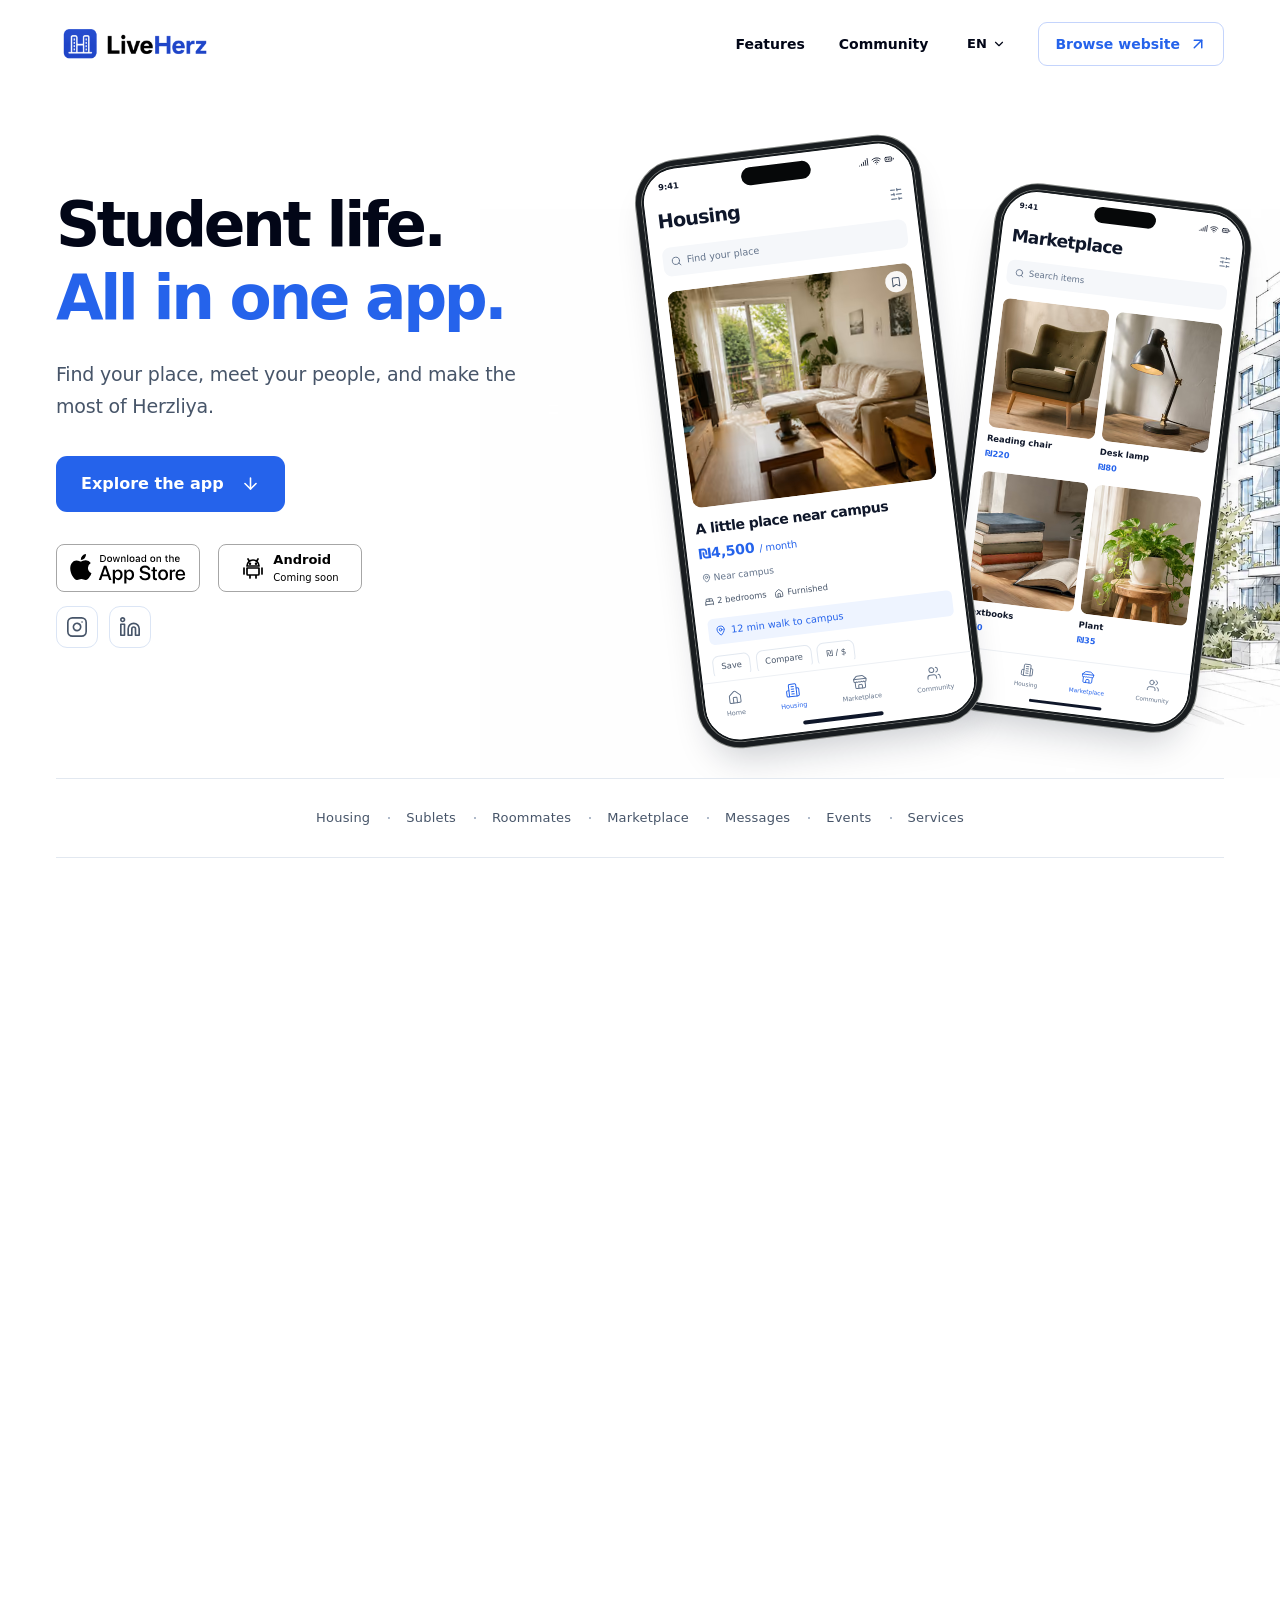
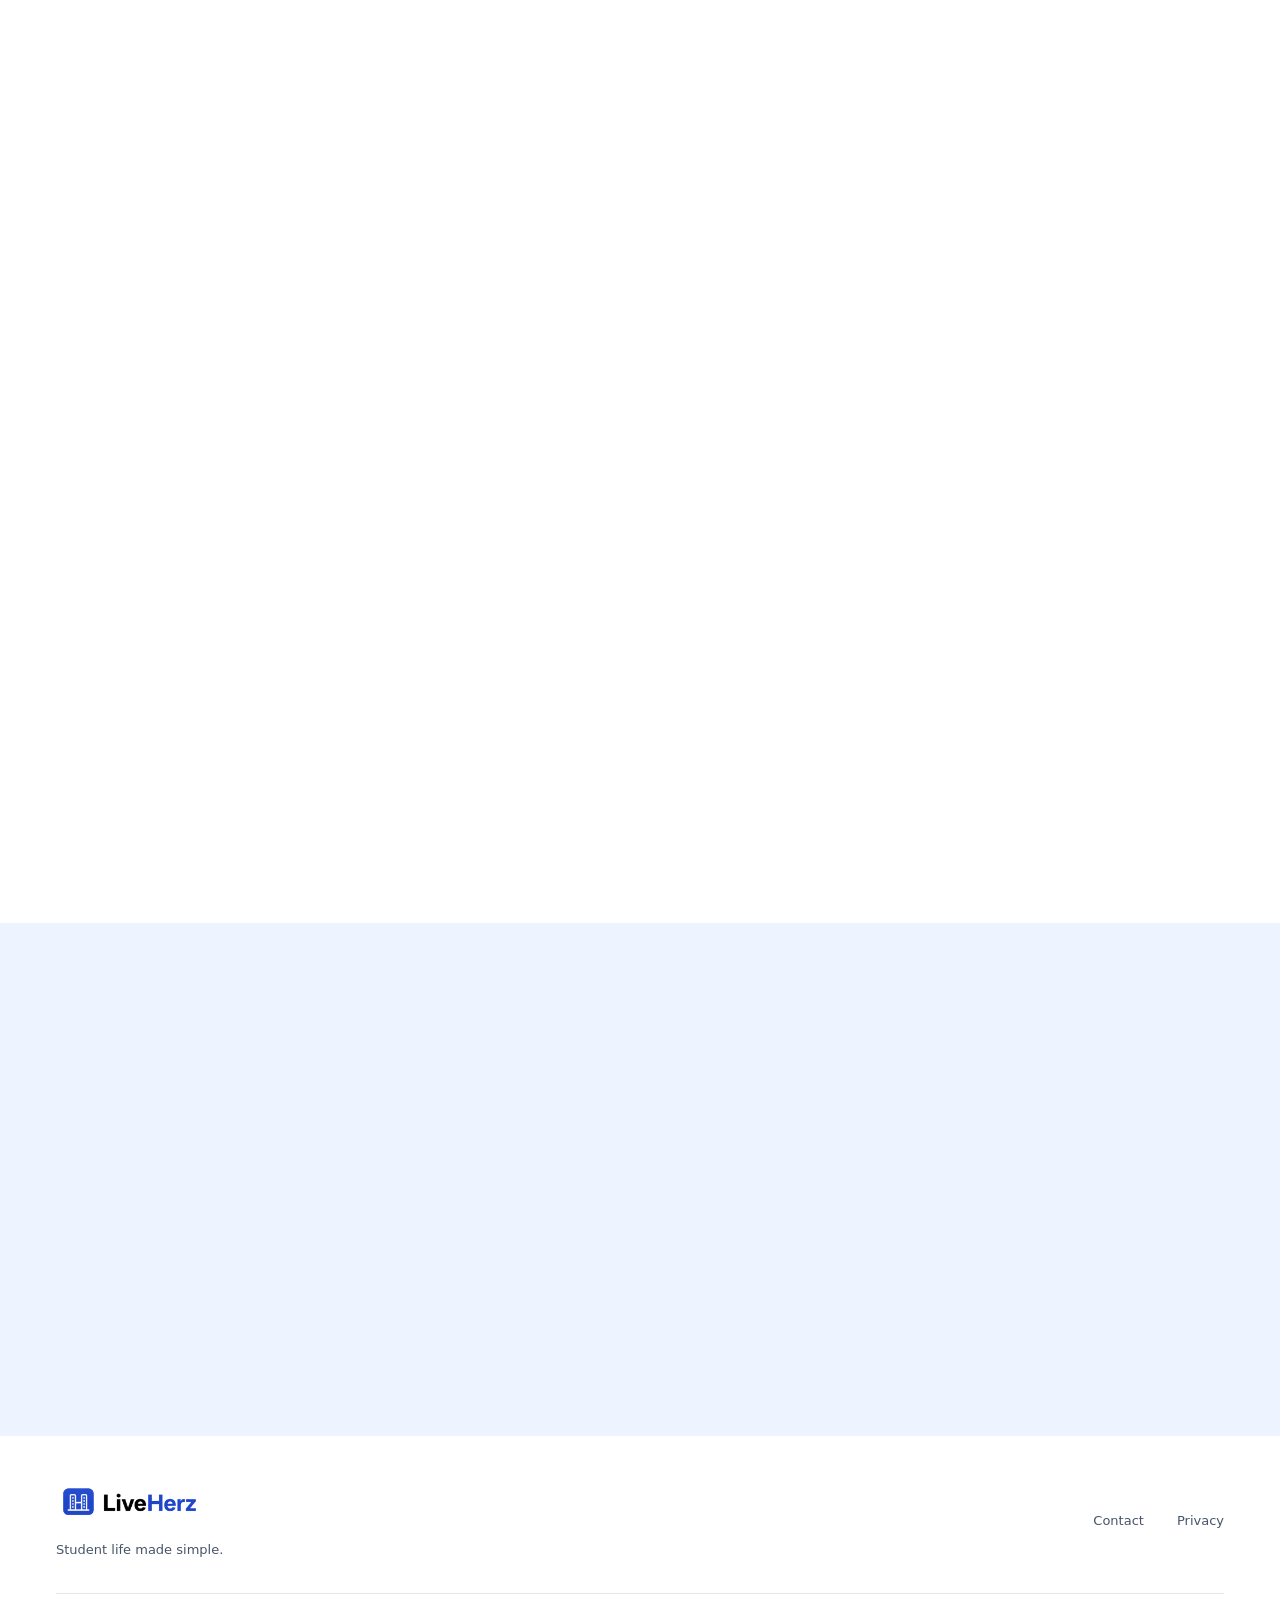
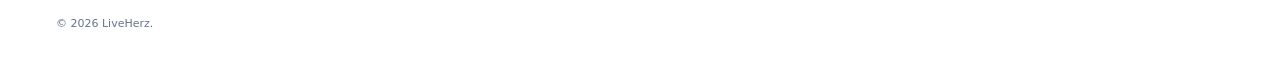
<file: en/index.html>
<!doctype html>
<html lang="en"><head><meta charset="utf-8"><meta name="robots" content="noindex">
<meta http-equiv="refresh" content="0;url=/">
<link rel="canonical" href="https://liveherz.app/"><title>LiveHerz</title></head>
<body><a href="/">Continue to LiveHerz</a></body></html>
</file>
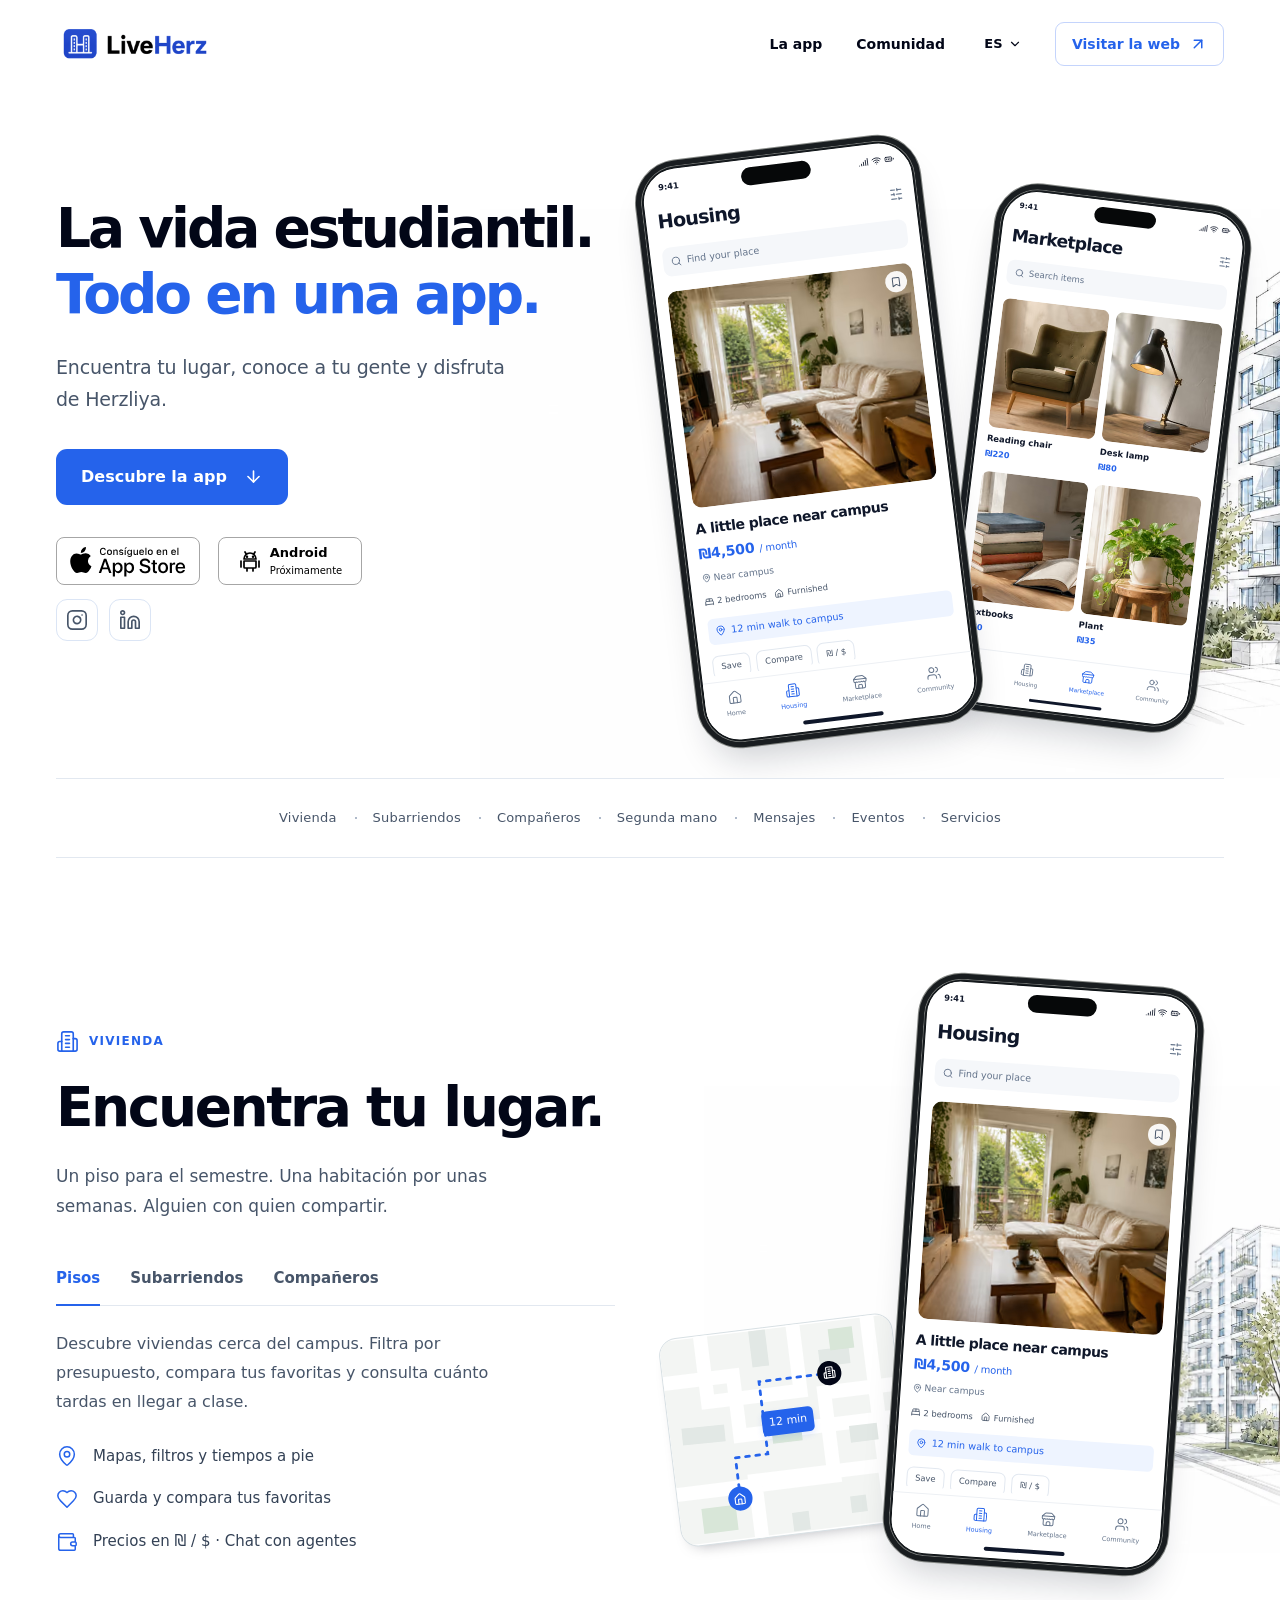
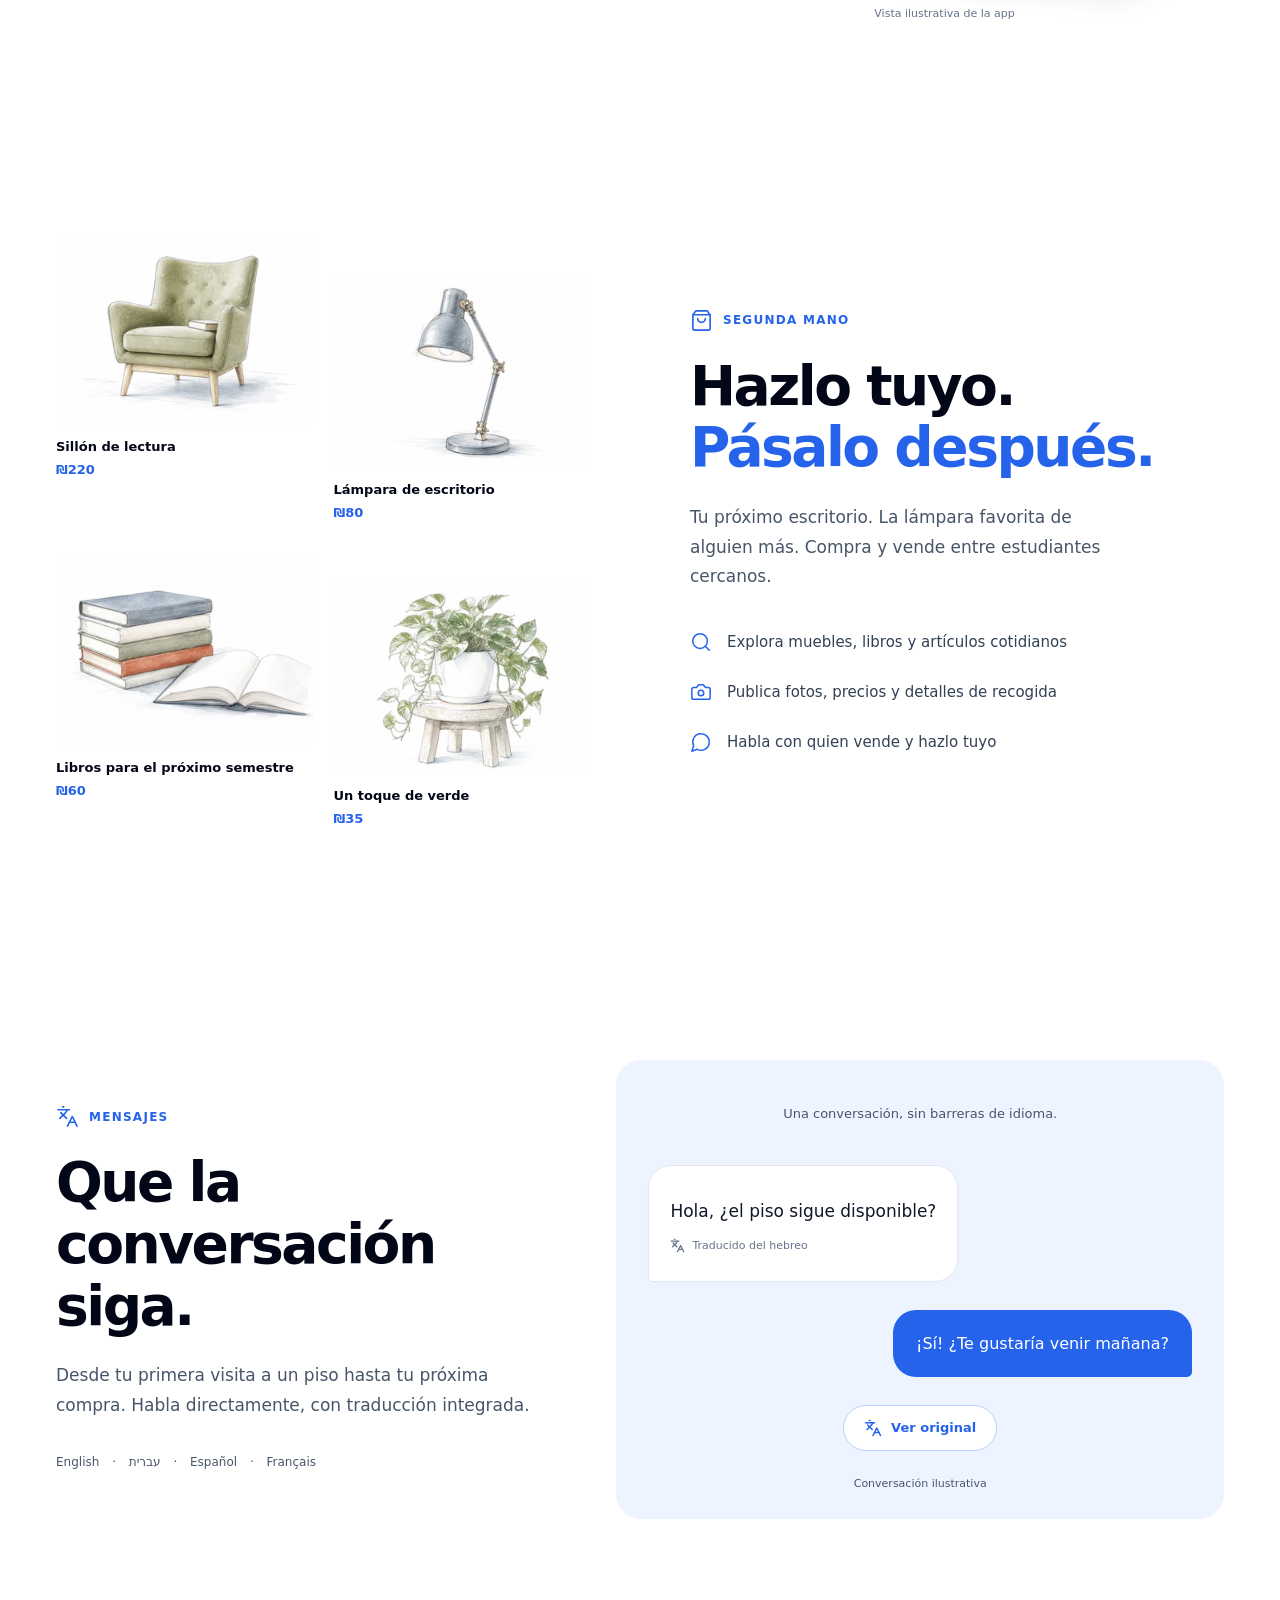
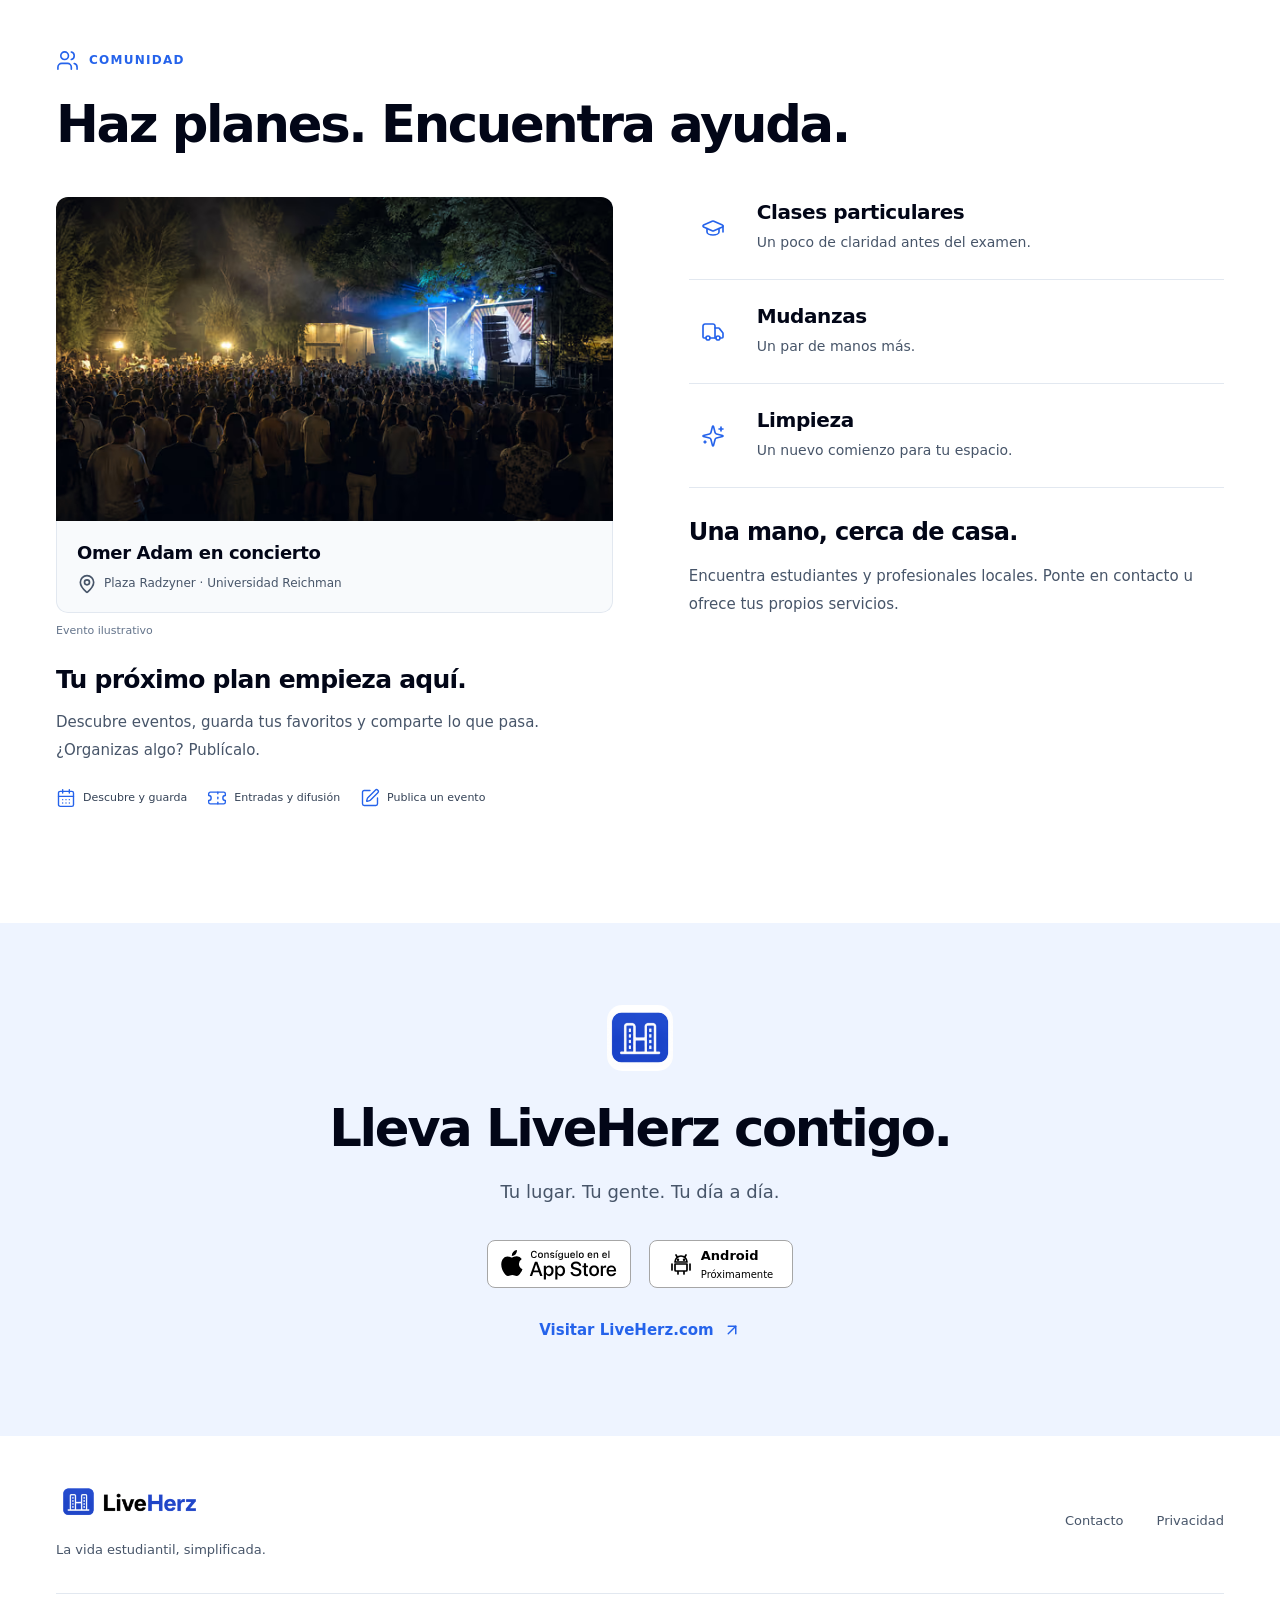
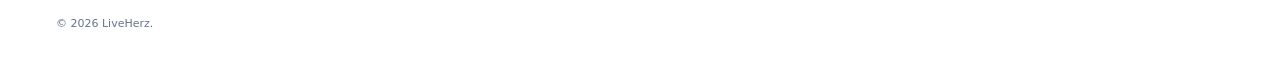
<file: es/index.html>
<!doctype html>
<html lang="es" dir="ltr" translate="no">
  <head>
    <meta charset="UTF-8" />
    <meta name="viewport" content="width=device-width, initial-scale=1.0" />
    <meta name="theme-color" content="#ffffff" />
    <meta name="apple-itunes-app" content="app-id=6805903536" />
    <link
      rel="icon"
      type="image/svg+xml"
      href="/assets/brand/favicon.svg"
    />
    <link rel="apple-touch-icon" href="/assets/brand/app-icon.png" />
    <title>LiveHerz — La vida estudiantil. Todo en una app.</title>
    <meta name="description" content="Vivienda, subarriendos, compañeros, segunda mano, mensajes traducidos, eventos y servicios para la vida estudiantil en Herzliya. Disponible en iOS. Próximamente en Android." />
    <link rel="canonical" href="https://liveherz.app/es/" />
    <link rel="alternate" hreflang="en" href="https://liveherz.app/" />
    <link rel="alternate" hreflang="he" href="https://liveherz.app/he/" />
    <link rel="alternate" hreflang="es" href="https://liveherz.app/es/" />
    <link rel="alternate" hreflang="fr" href="https://liveherz.app/fr/" />
    <link rel="alternate" hreflang="x-default" href="https://liveherz.app/" />
    <meta property="og:type" content="website" />
    <meta property="og:site_name" content="LiveHerz" />
    <meta property="og:locale" content="es_ES" />
    <meta property="og:locale:alternate" content="en_US" />
    <meta property="og:locale:alternate" content="he_IL" />
    <meta property="og:locale:alternate" content="fr_FR" />
    <meta property="og:title" content="LiveHerz — La vida estudiantil. Todo en una app." />
    <meta property="og:description" content="Vivienda, subarriendos, compañeros, segunda mano, mensajes traducidos, eventos y servicios para la vida estudiantil en Herzliya. Disponible en iOS. Próximamente en Android." />
    <meta property="og:url" content="https://liveherz.app/es/" />
    <meta property="og:image" content="https://liveherz.app/assets/social/es.png" />
    <meta property="og:image:alt" content="La vida estudiantil. Todo en una app. Ilustraciones de vivienda y segunda mano de LiveHerz." />
    <meta property="og:image:width" content="1200" />
    <meta property="og:image:height" content="630" />
    <meta name="twitter:image:alt" content="La vida estudiantil. Todo en una app. Ilustraciones de vivienda y segunda mano de LiveHerz." />
    <meta name="twitter:card" content="summary_large_image" />
    <meta name="twitter:title" content="LiveHerz — La vida estudiantil. Todo en una app." />
    <meta name="twitter:description" content="Vivienda, subarriendos, compañeros, segunda mano, mensajes traducidos, eventos y servicios para la vida estudiantil en Herzliya. Disponible en iOS. Próximamente en Android." />
    <meta name="twitter:image" content="https://liveherz.app/assets/social/es.png" />
    
    <script type="module" crossorigin src="/assets/index-BYeHzxJh.js"></script>
    <link rel="stylesheet" crossorigin href="/assets/index-BbTCknX3.css">
  </head>
  <body>
    <div id="root"><a class="skip-link" href="#main">Ir al contenido</a><header class="site-header"><div class="page-width header-inner"><a class="brand " href="/es/" aria-label="Inicio de LiveHerz"><img src="/assets/brand/wordmark.png" width="533" height="149" alt="LiveHerz"/></a><nav class="desktop-nav" aria-label="La app"><a href="#features">La app</a><a href="#community">Comunidad</a></nav><div class="header-actions"><div class="language-select"><span aria-hidden="true">ES</span><svg xmlns="http://www.w3.org/2000/svg" width="14" height="14" viewBox="0 0 24 24" fill="none" stroke="currentColor" stroke-width="2" stroke-linecap="round" stroke-linejoin="round" class="lucide lucide-chevron-down" aria-hidden="true"><path d="m6 9 6 6 6-6"></path></svg><select aria-label="Elegir idioma"><option value="en" lang="en">English</option><option value="he" lang="he">עברית</option><option value="es" lang="es" selected="">Español</option><option value="fr" lang="fr">Français</option></select></div><a href="https://liveherz.com/" class="website-link header-website" target="_blank" rel="noopener noreferrer">Visitar la web<svg xmlns="http://www.w3.org/2000/svg" width="18" height="18" viewBox="0 0 24 24" fill="none" stroke="currentColor" stroke-width="2" stroke-linecap="round" stroke-linejoin="round" class="lucide lucide-arrow-up-right directional-icon" aria-hidden="true"><path d="M7 7h10v10"></path><path d="M7 17 17 7"></path></svg></a><button class="menu-button" type="button" aria-label="Abrir menú" aria-expanded="false" aria-controls="mobile-menu"><svg xmlns="http://www.w3.org/2000/svg" width="23" height="23" viewBox="0 0 24 24" fill="none" stroke="currentColor" stroke-width="2" stroke-linecap="round" stroke-linejoin="round" class="lucide lucide-menu"><line x1="4" x2="20" y1="12" y2="12"></line><line x1="4" x2="20" y1="6" y2="6"></line><line x1="4" x2="20" y1="18" y2="18"></line></svg></button></div></div><nav class="mobile-menu" id="mobile-menu" hidden="" aria-label="La app"><a href="#features">La app</a><a href="#community">Comunidad</a><a href="https://liveherz.com/" class="website-link " target="_blank" rel="noopener noreferrer">Visitar la web<svg xmlns="http://www.w3.org/2000/svg" width="18" height="18" viewBox="0 0 24 24" fill="none" stroke="currentColor" stroke-width="2" stroke-linecap="round" stroke-linejoin="round" class="lucide lucide-arrow-up-right directional-icon" aria-hidden="true"><path d="M7 7h10v10"></path><path d="M7 17 17 7"></path></svg></a></nav></header><main id="main" tabindex="-1"><section class="hero" aria-labelledby="hero-title"><img class="hero-architecture" src="/assets/brand/architecture.webp" width="1672" height="941" alt=""/><div class="page-width hero-grid"><div class="hero-copy"><h1 id="hero-title">La vida estudiantil.<span>Todo en una app.</span></h1><p>Encuentra tu lugar, conoce a tu gente y disfruta de Herzliya.</p><a class="primary-button" href="#features">Descubre la app<svg xmlns="http://www.w3.org/2000/svg" width="19" height="19" viewBox="0 0 24 24" fill="none" stroke="currentColor" stroke-width="2" stroke-linecap="round" stroke-linejoin="round" class="lucide lucide-arrow-down" aria-hidden="true"><path d="M12 5v14"></path><path d="m19 12-7 7-7-7"></path></svg></a><div class="platform-statuses platform-statuses-compact" aria-label="Disponibilidad de la app"><a href="https://apps.apple.com/us/app/liveherz/id6805903536" class="store-download" aria-label="Descargar para iOS"><img src="/assets/badges/apple-white-matched-es.svg" alt="Descargar para iOS" width="180" height="60"/></a><div class="platform-status" data-platform="android"><svg viewBox="0 0 24 24" fill="none" stroke="currentColor" stroke-width="1.7" stroke-linecap="round" stroke-linejoin="round" aria-hidden="true" width="32" height="32"><path d="m7 3 1.5 2.5M17 3l-1.5 2.5M6 10a6 6 0 0 1 12 0H6ZM6 12h12v6a1 1 0 0 1-1 1H7a1 1 0 0 1-1-1v-6ZM3 12v6m18-6v6M9 19v3m6-3v3"></path><path d="M9 7.8h.01M15 7.8h.01" stroke-width="2.5"></path></svg><div><strong dir="ltr">Android</strong><span>Próximamente</span></div></div></div><nav class="hero-social-links" aria-label="Contacto"><a href="https://www.instagram.com/liveherz/" target="_blank" rel="noopener noreferrer" aria-label="Instagram"><svg xmlns="http://www.w3.org/2000/svg" width="22" height="22" viewBox="0 0 24 24" fill="none" stroke="currentColor" stroke-width="1.8" stroke-linecap="round" stroke-linejoin="round" class="lucide lucide-instagram" aria-hidden="true"><rect width="20" height="20" x="2" y="2" rx="5" ry="5"></rect><path d="M16 11.37A4 4 0 1 1 12.63 8 4 4 0 0 1 16 11.37z"></path><line x1="17.5" x2="17.51" y1="6.5" y2="6.5"></line></svg></a><a href="https://www.linkedin.com/in/live-herz-9b8230414/?skipRedirect=true" target="_blank" rel="noopener noreferrer" aria-label="LinkedIn"><svg xmlns="http://www.w3.org/2000/svg" width="22" height="22" viewBox="0 0 24 24" fill="none" stroke="currentColor" stroke-width="1.8" stroke-linecap="round" stroke-linejoin="round" class="lucide lucide-linkedin" aria-hidden="true"><path d="M16 8a6 6 0 0 1 6 6v7h-4v-7a2 2 0 0 0-2-2 2 2 0 0 0-2 2v7h-4v-7a6 6 0 0 1 6-6z"></path><rect width="4" height="12" x="2" y="9"></rect><circle cx="4" cy="4" r="2"></circle></svg></a></nav></div><div class="hero-phones"><div class="device hero-phone-primary" data-kind="apartments" role="img" aria-label="Vista ilustrativa de vivienda con un piso de ejemplo cerca del campus" dir="ltr" lang="en"><div class="device-screen" aria-hidden="true"><div class="phone-status"><span>9:41</span><div class="phone-island"></div><span class="phone-signal"><svg xmlns="http://www.w3.org/2000/svg" width="24" height="24" viewBox="0 0 24 24" fill="none" stroke="currentColor" stroke-width="2" stroke-linecap="round" stroke-linejoin="round" class="lucide lucide-signal"><path d="M2 20h.01"></path><path d="M7 20v-4"></path><path d="M12 20v-8"></path><path d="M17 20V8"></path><path d="M22 4v16"></path></svg><svg xmlns="http://www.w3.org/2000/svg" width="24" height="24" viewBox="0 0 24 24" fill="none" stroke="currentColor" stroke-width="2" stroke-linecap="round" stroke-linejoin="round" class="lucide lucide-wifi"><path d="M12 20h.01"></path><path d="M2 8.82a15 15 0 0 1 20 0"></path><path d="M5 12.859a10 10 0 0 1 14 0"></path><path d="M8.5 16.429a5 5 0 0 1 7 0"></path></svg><svg xmlns="http://www.w3.org/2000/svg" width="24" height="24" viewBox="0 0 24 24" fill="none" stroke="currentColor" stroke-width="2" stroke-linecap="round" stroke-linejoin="round" class="lucide lucide-battery-full"><rect width="16" height="10" x="2" y="7" rx="2" ry="2"></rect><line x1="22" x2="22" y1="11" y2="13"></line><line x1="6" x2="6" y1="11" y2="13"></line><line x1="10" x2="10" y1="11" y2="13"></line><line x1="14" x2="14" y1="11" y2="13"></line></svg></span></div><div class="preview-content"><div class="preview-heading">Housing<svg xmlns="http://www.w3.org/2000/svg" width="17" height="17" viewBox="0 0 24 24" fill="none" stroke="currentColor" stroke-width="2" stroke-linecap="round" stroke-linejoin="round" class="lucide lucide-sliders-horizontal"><line x1="21" x2="14" y1="4" y2="4"></line><line x1="10" x2="3" y1="4" y2="4"></line><line x1="21" x2="12" y1="12" y2="12"></line><line x1="8" x2="3" y1="12" y2="12"></line><line x1="21" x2="16" y1="20" y2="20"></line><line x1="12" x2="3" y1="20" y2="20"></line><line x1="14" x2="14" y1="2" y2="6"></line><line x1="8" x2="8" y1="10" y2="14"></line><line x1="16" x2="16" y1="18" y2="22"></line></svg></div><div class="preview-search"><svg xmlns="http://www.w3.org/2000/svg" width="12" height="12" viewBox="0 0 24 24" fill="none" stroke="currentColor" stroke-width="2" stroke-linecap="round" stroke-linejoin="round" class="lucide lucide-search"><circle cx="11" cy="11" r="8"></circle><path d="m21 21-4.3-4.3"></path></svg><span>Find your place</span></div><div class="preview-listing-photo"><picture class=""><source type="image/avif" srcSet="/assets/photos/apartment-320.avif 320w, /assets/photos/apartment-640.avif 640w, /assets/photos/apartment-1100.avif 1100w" sizes="(max-width: 700px) 200px, 320px"/><img src="/assets/photos/apartment-640.webp" srcSet="/assets/photos/apartment-320.webp 320w, /assets/photos/apartment-640.webp 640w, /assets/photos/apartment-1100.webp 1100w" sizes="(max-width: 700px) 200px, 320px" alt="" width="1100" height="825" loading="eager" fetchpriority="high" decoding="async"/></picture><span class="preview-save"><svg xmlns="http://www.w3.org/2000/svg" width="15" height="15" viewBox="0 0 24 24" fill="none" stroke="currentColor" stroke-width="2" stroke-linecap="round" stroke-linejoin="round" class="lucide lucide-bookmark"><path d="m19 21-7-4-7 4V5a2 2 0 0 1 2-2h10a2 2 0 0 1 2 2v16z"></path></svg></span></div><div class="preview-listing-title">A little place near campus</div><div class="preview-price">₪4,500<!-- --> <span>/ month</span></div><div class="preview-location"><svg xmlns="http://www.w3.org/2000/svg" width="12" height="12" viewBox="0 0 24 24" fill="none" stroke="currentColor" stroke-width="2" stroke-linecap="round" stroke-linejoin="round" class="lucide lucide-map-pin"><path d="M20 10c0 4.993-5.539 10.193-7.399 11.799a1 1 0 0 1-1.202 0C9.539 20.193 4 14.993 4 10a8 8 0 0 1 16 0"></path><circle cx="12" cy="10" r="3"></circle></svg>Near campus</div><div class="preview-facts"><span><svg xmlns="http://www.w3.org/2000/svg" width="12" height="12" viewBox="0 0 24 24" fill="none" stroke="currentColor" stroke-width="2" stroke-linecap="round" stroke-linejoin="round" class="lucide lucide-bed-double"><path d="M2 20v-8a2 2 0 0 1 2-2h16a2 2 0 0 1 2 2v8"></path><path d="M4 10V6a2 2 0 0 1 2-2h12a2 2 0 0 1 2 2v4"></path><path d="M12 4v6"></path><path d="M2 18h20"></path></svg>2 bedrooms</span><span><svg xmlns="http://www.w3.org/2000/svg" width="12" height="12" viewBox="0 0 24 24" fill="none" stroke="currentColor" stroke-width="2" stroke-linecap="round" stroke-linejoin="round" class="lucide lucide-house"><path d="M15 21v-8a1 1 0 0 0-1-1h-4a1 1 0 0 0-1 1v8"></path><path d="M3 10a2 2 0 0 1 .709-1.528l7-5.999a2 2 0 0 1 2.582 0l7 5.999A2 2 0 0 1 21 10v9a2 2 0 0 1-2 2H5a2 2 0 0 1-2-2z"></path></svg>Furnished</span></div><div class="preview-walking"><span><svg xmlns="http://www.w3.org/2000/svg" width="14" height="14" viewBox="0 0 24 24" fill="none" stroke="currentColor" stroke-width="2" stroke-linecap="round" stroke-linejoin="round" class="lucide lucide-map-pin"><path d="M20 10c0 4.993-5.539 10.193-7.399 11.799a1 1 0 0 1-1.202 0C9.539 20.193 4 14.993 4 10a8 8 0 0 1 16 0"></path><circle cx="12" cy="10" r="3"></circle></svg></span>12 min walk to campus</div><div class="preview-chip-row"><span>Save</span><span>Compare</span><span>₪ / $</span></div></div><div class="preview-nav"><div class=""><svg xmlns="http://www.w3.org/2000/svg" width="18" height="18" viewBox="0 0 24 24" fill="none" stroke="currentColor" stroke-width="1.6" stroke-linecap="round" stroke-linejoin="round" class="lucide lucide-house"><path d="M15 21v-8a1 1 0 0 0-1-1h-4a1 1 0 0 0-1 1v8"></path><path d="M3 10a2 2 0 0 1 .709-1.528l7-5.999a2 2 0 0 1 2.582 0l7 5.999A2 2 0 0 1 21 10v9a2 2 0 0 1-2 2H5a2 2 0 0 1-2-2z"></path></svg><span>Home</span></div><div class="active"><svg xmlns="http://www.w3.org/2000/svg" width="18" height="18" viewBox="0 0 24 24" fill="none" stroke="currentColor" stroke-width="1.6" stroke-linecap="round" stroke-linejoin="round" class="lucide lucide-building2"><path d="M6 22V4a2 2 0 0 1 2-2h8a2 2 0 0 1 2 2v18Z"></path><path d="M6 12H4a2 2 0 0 0-2 2v6a2 2 0 0 0 2 2h2"></path><path d="M18 9h2a2 2 0 0 1 2 2v9a2 2 0 0 1-2 2h-2"></path><path d="M10 6h4"></path><path d="M10 10h4"></path><path d="M10 14h4"></path><path d="M10 18h4"></path></svg><span>Housing</span></div><div class=""><svg xmlns="http://www.w3.org/2000/svg" width="18" height="18" viewBox="0 0 24 24" fill="none" stroke="currentColor" stroke-width="1.6" stroke-linecap="round" stroke-linejoin="round" class="lucide lucide-store"><path d="m2 7 4.41-4.41A2 2 0 0 1 7.83 2h8.34a2 2 0 0 1 1.42.59L22 7"></path><path d="M4 12v8a2 2 0 0 0 2 2h12a2 2 0 0 0 2-2v-8"></path><path d="M15 22v-4a2 2 0 0 0-2-2h-2a2 2 0 0 0-2 2v4"></path><path d="M2 7h20"></path><path d="M22 7v3a2 2 0 0 1-2 2a2.7 2.7 0 0 1-1.59-.63.7.7 0 0 0-.82 0A2.7 2.7 0 0 1 16 12a2.7 2.7 0 0 1-1.59-.63.7.7 0 0 0-.82 0A2.7 2.7 0 0 1 12 12a2.7 2.7 0 0 1-1.59-.63.7.7 0 0 0-.82 0A2.7 2.7 0 0 1 8 12a2.7 2.7 0 0 1-1.59-.63.7.7 0 0 0-.82 0A2.7 2.7 0 0 1 4 12a2 2 0 0 1-2-2V7"></path></svg><span>Marketplace</span></div><div class=""><svg xmlns="http://www.w3.org/2000/svg" width="18" height="18" viewBox="0 0 24 24" fill="none" stroke="currentColor" stroke-width="1.6" stroke-linecap="round" stroke-linejoin="round" class="lucide lucide-users"><path d="M16 21v-2a4 4 0 0 0-4-4H6a4 4 0 0 0-4 4v2"></path><circle cx="9" cy="7" r="4"></circle><path d="M22 21v-2a4 4 0 0 0-3-3.87"></path><path d="M16 3.13a4 4 0 0 1 0 7.75"></path></svg><span>Community</span></div></div><div class="home-indicator"></div></div></div><div class="device hero-phone-secondary" data-kind="market" role="img" aria-label="Vista ilustrativa del mercado con artículos para estudiantes" dir="ltr" lang="en"><div class="device-screen" aria-hidden="true"><div class="phone-status"><span>9:41</span><div class="phone-island"></div><span class="phone-signal"><svg xmlns="http://www.w3.org/2000/svg" width="24" height="24" viewBox="0 0 24 24" fill="none" stroke="currentColor" stroke-width="2" stroke-linecap="round" stroke-linejoin="round" class="lucide lucide-signal"><path d="M2 20h.01"></path><path d="M7 20v-4"></path><path d="M12 20v-8"></path><path d="M17 20V8"></path><path d="M22 4v16"></path></svg><svg xmlns="http://www.w3.org/2000/svg" width="24" height="24" viewBox="0 0 24 24" fill="none" stroke="currentColor" stroke-width="2" stroke-linecap="round" stroke-linejoin="round" class="lucide lucide-wifi"><path d="M12 20h.01"></path><path d="M2 8.82a15 15 0 0 1 20 0"></path><path d="M5 12.859a10 10 0 0 1 14 0"></path><path d="M8.5 16.429a5 5 0 0 1 7 0"></path></svg><svg xmlns="http://www.w3.org/2000/svg" width="24" height="24" viewBox="0 0 24 24" fill="none" stroke="currentColor" stroke-width="2" stroke-linecap="round" stroke-linejoin="round" class="lucide lucide-battery-full"><rect width="16" height="10" x="2" y="7" rx="2" ry="2"></rect><line x1="22" x2="22" y1="11" y2="13"></line><line x1="6" x2="6" y1="11" y2="13"></line><line x1="10" x2="10" y1="11" y2="13"></line><line x1="14" x2="14" y1="11" y2="13"></line></svg></span></div><div class="preview-content"><div class="preview-heading">Marketplace<svg xmlns="http://www.w3.org/2000/svg" width="17" height="17" viewBox="0 0 24 24" fill="none" stroke="currentColor" stroke-width="2" stroke-linecap="round" stroke-linejoin="round" class="lucide lucide-sliders-horizontal"><line x1="21" x2="14" y1="4" y2="4"></line><line x1="10" x2="3" y1="4" y2="4"></line><line x1="21" x2="12" y1="12" y2="12"></line><line x1="8" x2="3" y1="12" y2="12"></line><line x1="21" x2="16" y1="20" y2="20"></line><line x1="12" x2="3" y1="20" y2="20"></line><line x1="14" x2="14" y1="2" y2="6"></line><line x1="8" x2="8" y1="10" y2="14"></line><line x1="16" x2="16" y1="18" y2="22"></line></svg></div><div class="preview-search"><svg xmlns="http://www.w3.org/2000/svg" width="12" height="12" viewBox="0 0 24 24" fill="none" stroke="currentColor" stroke-width="2" stroke-linecap="round" stroke-linejoin="round" class="lucide lucide-search"><circle cx="11" cy="11" r="8"></circle><path d="m21 21-4.3-4.3"></path></svg><span>Search items</span></div><div class="preview-market-grid"><div class="preview-market-item"><picture class=""><source type="image/avif" srcSet="/assets/photos/chair-320.avif 320w, /assets/photos/chair-640.avif 640w, /assets/photos/chair-1100.avif 1100w" sizes="140px"/><img src="/assets/photos/chair-640.webp" srcSet="/assets/photos/chair-320.webp 320w, /assets/photos/chair-640.webp 640w, /assets/photos/chair-1100.webp 1100w" sizes="140px" alt="" width="1100" height="825" loading="eager" fetchpriority="auto" decoding="async"/></picture><div>Reading chair</div><strong>₪220</strong></div><div class="preview-market-item"><picture class=""><source type="image/avif" srcSet="/assets/photos/lamp-320.avif 320w, /assets/photos/lamp-640.avif 640w, /assets/photos/lamp-1100.avif 1100w" sizes="140px"/><img src="/assets/photos/lamp-640.webp" srcSet="/assets/photos/lamp-320.webp 320w, /assets/photos/lamp-640.webp 640w, /assets/photos/lamp-1100.webp 1100w" sizes="140px" alt="" width="1100" height="825" loading="eager" fetchpriority="auto" decoding="async"/></picture><div>Desk lamp</div><strong>₪80</strong></div><div class="preview-market-item"><picture class=""><source type="image/avif" srcSet="/assets/photos/books-320.avif 320w, /assets/photos/books-640.avif 640w, /assets/photos/books-1100.avif 1100w" sizes="140px"/><img src="/assets/photos/books-640.webp" srcSet="/assets/photos/books-320.webp 320w, /assets/photos/books-640.webp 640w, /assets/photos/books-1100.webp 1100w" sizes="140px" alt="" width="1100" height="825" loading="eager" fetchpriority="auto" decoding="async"/></picture><div>Textbooks</div><strong>₪60</strong></div><div class="preview-market-item"><picture class=""><source type="image/avif" srcSet="/assets/photos/plant-320.avif 320w, /assets/photos/plant-640.avif 640w, /assets/photos/plant-1100.avif 1100w" sizes="140px"/><img src="/assets/photos/plant-640.webp" srcSet="/assets/photos/plant-320.webp 320w, /assets/photos/plant-640.webp 640w, /assets/photos/plant-1100.webp 1100w" sizes="140px" alt="" width="1100" height="825" loading="eager" fetchpriority="auto" decoding="async"/></picture><div>Plant</div><strong>₪35</strong></div></div></div><div class="preview-nav"><div class=""><svg xmlns="http://www.w3.org/2000/svg" width="18" height="18" viewBox="0 0 24 24" fill="none" stroke="currentColor" stroke-width="1.6" stroke-linecap="round" stroke-linejoin="round" class="lucide lucide-house"><path d="M15 21v-8a1 1 0 0 0-1-1h-4a1 1 0 0 0-1 1v8"></path><path d="M3 10a2 2 0 0 1 .709-1.528l7-5.999a2 2 0 0 1 2.582 0l7 5.999A2 2 0 0 1 21 10v9a2 2 0 0 1-2 2H5a2 2 0 0 1-2-2z"></path></svg><span>Home</span></div><div class=""><svg xmlns="http://www.w3.org/2000/svg" width="18" height="18" viewBox="0 0 24 24" fill="none" stroke="currentColor" stroke-width="1.6" stroke-linecap="round" stroke-linejoin="round" class="lucide lucide-building2"><path d="M6 22V4a2 2 0 0 1 2-2h8a2 2 0 0 1 2 2v18Z"></path><path d="M6 12H4a2 2 0 0 0-2 2v6a2 2 0 0 0 2 2h2"></path><path d="M18 9h2a2 2 0 0 1 2 2v9a2 2 0 0 1-2 2h-2"></path><path d="M10 6h4"></path><path d="M10 10h4"></path><path d="M10 14h4"></path><path d="M10 18h4"></path></svg><span>Housing</span></div><div class="active"><svg xmlns="http://www.w3.org/2000/svg" width="18" height="18" viewBox="0 0 24 24" fill="none" stroke="currentColor" stroke-width="1.6" stroke-linecap="round" stroke-linejoin="round" class="lucide lucide-store"><path d="m2 7 4.41-4.41A2 2 0 0 1 7.83 2h8.34a2 2 0 0 1 1.42.59L22 7"></path><path d="M4 12v8a2 2 0 0 0 2 2h12a2 2 0 0 0 2-2v-8"></path><path d="M15 22v-4a2 2 0 0 0-2-2h-2a2 2 0 0 0-2 2v4"></path><path d="M2 7h20"></path><path d="M22 7v3a2 2 0 0 1-2 2a2.7 2.7 0 0 1-1.59-.63.7.7 0 0 0-.82 0A2.7 2.7 0 0 1 16 12a2.7 2.7 0 0 1-1.59-.63.7.7 0 0 0-.82 0A2.7 2.7 0 0 1 12 12a2.7 2.7 0 0 1-1.59-.63.7.7 0 0 0-.82 0A2.7 2.7 0 0 1 8 12a2.7 2.7 0 0 1-1.59-.63.7.7 0 0 0-.82 0A2.7 2.7 0 0 1 4 12a2 2 0 0 1-2-2V7"></path></svg><span>Marketplace</span></div><div class=""><svg xmlns="http://www.w3.org/2000/svg" width="18" height="18" viewBox="0 0 24 24" fill="none" stroke="currentColor" stroke-width="1.6" stroke-linecap="round" stroke-linejoin="round" class="lucide lucide-users"><path d="M16 21v-2a4 4 0 0 0-4-4H6a4 4 0 0 0-4 4v2"></path><circle cx="9" cy="7" r="4"></circle><path d="M22 21v-2a4 4 0 0 0-3-3.87"></path><path d="M16 3.13a4 4 0 0 1 0 7.75"></path></svg><span>Community</span></div></div><div class="home-indicator"></div></div></div></div></div></section><div class="page-width feature-rail"><a href="#features">Vivienda</a><a href="#features">Subarriendos</a><a href="#features">Compañeros</a><a href="#marketplace">Segunda mano</a><a href="#messages">Mensajes</a><a href="#community">Eventos</a><a href="#services">Servicios</a></div><section class="section housing-section" id="features" aria-labelledby="housing-title"><div class="page-width split-layout housing-layout"><div class="reveal section-copy housing-copy"><div class="section-label"><svg xmlns="http://www.w3.org/2000/svg" width="23" height="23" viewBox="0 0 24 24" fill="none" stroke="currentColor" stroke-width="1.7" stroke-linecap="round" stroke-linejoin="round" class="lucide lucide-building2" aria-hidden="true"><path d="M6 22V4a2 2 0 0 1 2-2h8a2 2 0 0 1 2 2v18Z"></path><path d="M6 12H4a2 2 0 0 0-2 2v6a2 2 0 0 0 2 2h2"></path><path d="M18 9h2a2 2 0 0 1 2 2v9a2 2 0 0 1-2 2h-2"></path><path d="M10 6h4"></path><path d="M10 10h4"></path><path d="M10 14h4"></path><path d="M10 18h4"></path></svg><span>Vivienda</span></div><h2 id="housing-title">Encuentra tu lugar.</h2><p class="section-intro">Un piso para el semestre. Una habitación por unas semanas. Alguien con quien compartir.</p><div class="housing-tabs" role="tablist" aria-label="Explorar opciones de vivienda"><button type="button" role="tab" id="tab-apartments" aria-selected="true" aria-controls="panel-apartments" tabindex="0">Pisos</button><button type="button" role="tab" id="tab-sublets" aria-selected="false" aria-controls="panel-sublets" tabindex="-1">Subarriendos</button><button type="button" role="tab" id="tab-roommates" aria-selected="false" aria-controls="panel-roommates" tabindex="-1">Compañeros</button></div><div class="housing-panels"><div class="housing-panel" role="tabpanel" id="panel-apartments" aria-labelledby="tab-apartments" tabindex="0"><p>Descubre viviendas cerca del campus. Filtra por presupuesto, compara tus favoritas y consulta cuánto tardas en llegar a clase.</p><ul class="detail-list "><li><svg xmlns="http://www.w3.org/2000/svg" width="22" height="22" viewBox="0 0 24 24" fill="none" stroke="currentColor" stroke-width="1.65" stroke-linecap="round" stroke-linejoin="round" class="lucide lucide-map-pin" aria-hidden="true"><path d="M20 10c0 4.993-5.539 10.193-7.399 11.799a1 1 0 0 1-1.202 0C9.539 20.193 4 14.993 4 10a8 8 0 0 1 16 0"></path><circle cx="12" cy="10" r="3"></circle></svg><span>Mapas, filtros y tiempos a pie</span></li><li><svg xmlns="http://www.w3.org/2000/svg" width="22" height="22" viewBox="0 0 24 24" fill="none" stroke="currentColor" stroke-width="1.65" stroke-linecap="round" stroke-linejoin="round" class="lucide lucide-heart" aria-hidden="true"><path d="M19 14c1.49-1.46 3-3.21 3-5.5A5.5 5.5 0 0 0 16.5 3c-1.76 0-3 .5-4.5 2-1.5-1.5-2.74-2-4.5-2A5.5 5.5 0 0 0 2 8.5c0 2.3 1.5 4.05 3 5.5l7 7Z"></path></svg><span>Guarda y compara tus favoritas</span></li><li><svg xmlns="http://www.w3.org/2000/svg" width="22" height="22" viewBox="0 0 24 24" fill="none" stroke="currentColor" stroke-width="1.65" stroke-linecap="round" stroke-linejoin="round" class="lucide lucide-wallet" aria-hidden="true"><path d="M19 7V4a1 1 0 0 0-1-1H5a2 2 0 0 0 0 4h15a1 1 0 0 1 1 1v4h-3a2 2 0 0 0 0 4h3a1 1 0 0 0 1-1v-2a1 1 0 0 0-1-1"></path><path d="M3 5v14a2 2 0 0 0 2 2h15a1 1 0 0 0 1-1v-4"></path></svg><span>Precios en ₪ / $ · Chat con agentes</span></li></ul></div><div class="housing-panel" role="tabpanel" id="panel-sublets" aria-labelledby="tab-sublets" hidden="" tabindex="0"><p>¿Te vas una temporada o acabas de llegar? Encuentra alojamiento temporal, anuncia tu habitación o publica lo que buscas.</p><ul class="detail-list "><li><svg xmlns="http://www.w3.org/2000/svg" width="22" height="22" viewBox="0 0 24 24" fill="none" stroke="currentColor" stroke-width="1.65" stroke-linecap="round" stroke-linejoin="round" class="lucide lucide-search" aria-hidden="true"><circle cx="11" cy="11" r="8"></circle><path d="m21 21-4.3-4.3"></path></svg><span>Ofertas y búsquedas de alojamiento</span></li><li><svg xmlns="http://www.w3.org/2000/svg" width="22" height="22" viewBox="0 0 24 24" fill="none" stroke="currentColor" stroke-width="1.65" stroke-linecap="round" stroke-linejoin="round" class="lucide lucide-calendar-days" aria-hidden="true"><path d="M8 2v4"></path><path d="M16 2v4"></path><rect width="18" height="18" x="3" y="4" rx="2"></rect><path d="M3 10h18"></path><path d="M8 14h.01"></path><path d="M12 14h.01"></path><path d="M16 14h.01"></path><path d="M8 18h.01"></path><path d="M12 18h.01"></path><path d="M16 18h.01"></path></svg><span>Fechas, fotos y detalles del alquiler</span></li><li><svg xmlns="http://www.w3.org/2000/svg" width="22" height="22" viewBox="0 0 24 24" fill="none" stroke="currentColor" stroke-width="1.65" stroke-linecap="round" stroke-linejoin="round" class="lucide lucide-message-circle" aria-hidden="true"><path d="M7.9 20A9 9 0 1 0 4 16.1L2 22Z"></path></svg><span>Publica una habitación · Habla directamente</span></li></ul></div><div class="housing-panel" role="tabpanel" id="panel-roommates" aria-labelledby="tab-roommates" hidden="" tabindex="0"><p>Encuentra a alguien con quien encajar. Explora perfiles de estudiantes, encuentra afinidades y empieza a conversar.</p><ul class="detail-list "><li><svg xmlns="http://www.w3.org/2000/svg" width="22" height="22" viewBox="0 0 24 24" fill="none" stroke="currentColor" stroke-width="1.65" stroke-linecap="round" stroke-linejoin="round" class="lucide lucide-users" aria-hidden="true"><path d="M16 21v-2a4 4 0 0 0-4-4H6a4 4 0 0 0-4 4v2"></path><circle cx="9" cy="7" r="4"></circle><path d="M22 21v-2a4 4 0 0 0-3-3.87"></path><path d="M16 3.13a4 4 0 0 1 0 7.75"></path></svg><span>Perfiles, preferencias y estilo de vida</span></li><li><svg xmlns="http://www.w3.org/2000/svg" width="22" height="22" viewBox="0 0 24 24" fill="none" stroke="currentColor" stroke-width="1.65" stroke-linecap="round" stroke-linejoin="round" class="lucide lucide-heart" aria-hidden="true"><path d="M19 14c1.49-1.46 3-3.21 3-5.5A5.5 5.5 0 0 0 16.5 3c-1.76 0-3 .5-4.5 2-1.5-1.5-2.74-2-4.5-2A5.5 5.5 0 0 0 2 8.5c0 2.3 1.5 4.05 3 5.5l7 7Z"></path></svg><span>Encuentra compañía para tu próxima etapa</span></li><li><svg xmlns="http://www.w3.org/2000/svg" width="22" height="22" viewBox="0 0 24 24" fill="none" stroke="currentColor" stroke-width="1.65" stroke-linecap="round" stroke-linejoin="round" class="lucide lucide-message-circle" aria-hidden="true"><path d="M7.9 20A9 9 0 1 0 4 16.1L2 22Z"></path></svg><span>De una afinidad a una conversación</span></li></ul></div></div></div><div class="reveal housing-visual"><img class="housing-architecture" src="/assets/brand/architecture.webp" width="1672" height="941" alt="" loading="lazy"/><div class="housing-preview-scene" data-preview="apartments" style="opacity:1;transform:none"><div class="mini-scene mini-map" aria-hidden="true" dir="ltr"><svg viewBox="0 0 250 220" fill="none"><rect width="250" height="220" fill="#f3f5f3"></rect><path d="M-5 45h80v65h180M45-10v80h100V-10M-5 165h175V75h95M85 230v-70h180M225 230V-5" stroke="white" stroke-width="15"></path><path d="m13 104 46 1m70 114v-20M106 0v39m63-1h33M201 198h-17M192 123h30" stroke="#e2e8e5" stroke-width="18"></path><path d="M24 183h37v27H24zM109 91h32v32h-32zM182 8h26v23h-26z" fill="#d8e6d8"></path><path class="walking-path" d="M67 177v-44h35V55h76" stroke="#2563eb" stroke-width="3" stroke-dasharray="4 7" stroke-linecap="round"></path><circle cx="67" cy="177" r="13" fill="#2563eb"></circle><circle cx="178" cy="55" r="13" fill="#020617"></circle></svg><div class="map-home"><svg xmlns="http://www.w3.org/2000/svg" width="13" height="13" viewBox="0 0 24 24" fill="none" stroke="currentColor" stroke-width="2" stroke-linecap="round" stroke-linejoin="round" class="lucide lucide-house"><path d="M15 21v-8a1 1 0 0 0-1-1h-4a1 1 0 0 0-1 1v8"></path><path d="M3 10a2 2 0 0 1 .709-1.528l7-5.999a2 2 0 0 1 2.582 0l7 5.999A2 2 0 0 1 21 10v9a2 2 0 0 1-2 2H5a2 2 0 0 1-2-2z"></path></svg></div><div class="map-campus"><svg xmlns="http://www.w3.org/2000/svg" width="13" height="13" viewBox="0 0 24 24" fill="none" stroke="currentColor" stroke-width="2" stroke-linecap="round" stroke-linejoin="round" class="lucide lucide-building2"><path d="M6 22V4a2 2 0 0 1 2-2h8a2 2 0 0 1 2 2v18Z"></path><path d="M6 12H4a2 2 0 0 0-2 2v6a2 2 0 0 0 2 2h2"></path><path d="M18 9h2a2 2 0 0 1 2 2v9a2 2 0 0 1-2 2h-2"></path><path d="M10 6h4"></path><path d="M10 10h4"></path><path d="M10 14h4"></path><path d="M10 18h4"></path></svg></div><div class="map-time">12 min</div></div><div class="device housing-phone" data-kind="apartments" role="img" aria-label="Pisos — Vista ilustrativa de la app" dir="ltr" lang="en"><div class="device-screen" aria-hidden="true"><div class="phone-status"><span>9:41</span><div class="phone-island"></div><span class="phone-signal"><svg xmlns="http://www.w3.org/2000/svg" width="24" height="24" viewBox="0 0 24 24" fill="none" stroke="currentColor" stroke-width="2" stroke-linecap="round" stroke-linejoin="round" class="lucide lucide-signal"><path d="M2 20h.01"></path><path d="M7 20v-4"></path><path d="M12 20v-8"></path><path d="M17 20V8"></path><path d="M22 4v16"></path></svg><svg xmlns="http://www.w3.org/2000/svg" width="24" height="24" viewBox="0 0 24 24" fill="none" stroke="currentColor" stroke-width="2" stroke-linecap="round" stroke-linejoin="round" class="lucide lucide-wifi"><path d="M12 20h.01"></path><path d="M2 8.82a15 15 0 0 1 20 0"></path><path d="M5 12.859a10 10 0 0 1 14 0"></path><path d="M8.5 16.429a5 5 0 0 1 7 0"></path></svg><svg xmlns="http://www.w3.org/2000/svg" width="24" height="24" viewBox="0 0 24 24" fill="none" stroke="currentColor" stroke-width="2" stroke-linecap="round" stroke-linejoin="round" class="lucide lucide-battery-full"><rect width="16" height="10" x="2" y="7" rx="2" ry="2"></rect><line x1="22" x2="22" y1="11" y2="13"></line><line x1="6" x2="6" y1="11" y2="13"></line><line x1="10" x2="10" y1="11" y2="13"></line><line x1="14" x2="14" y1="11" y2="13"></line></svg></span></div><div class="preview-content"><div class="preview-heading">Housing<svg xmlns="http://www.w3.org/2000/svg" width="17" height="17" viewBox="0 0 24 24" fill="none" stroke="currentColor" stroke-width="2" stroke-linecap="round" stroke-linejoin="round" class="lucide lucide-sliders-horizontal"><line x1="21" x2="14" y1="4" y2="4"></line><line x1="10" x2="3" y1="4" y2="4"></line><line x1="21" x2="12" y1="12" y2="12"></line><line x1="8" x2="3" y1="12" y2="12"></line><line x1="21" x2="16" y1="20" y2="20"></line><line x1="12" x2="3" y1="20" y2="20"></line><line x1="14" x2="14" y1="2" y2="6"></line><line x1="8" x2="8" y1="10" y2="14"></line><line x1="16" x2="16" y1="18" y2="22"></line></svg></div><div class="preview-search"><svg xmlns="http://www.w3.org/2000/svg" width="12" height="12" viewBox="0 0 24 24" fill="none" stroke="currentColor" stroke-width="2" stroke-linecap="round" stroke-linejoin="round" class="lucide lucide-search"><circle cx="11" cy="11" r="8"></circle><path d="m21 21-4.3-4.3"></path></svg><span>Find your place</span></div><div class="preview-listing-photo"><picture class=""><source type="image/avif" srcSet="/assets/photos/apartment-320.avif 320w, /assets/photos/apartment-640.avif 640w, /assets/photos/apartment-1100.avif 1100w" sizes="(max-width: 700px) 200px, 320px"/><img src="/assets/photos/apartment-640.webp" srcSet="/assets/photos/apartment-320.webp 320w, /assets/photos/apartment-640.webp 640w, /assets/photos/apartment-1100.webp 1100w" sizes="(max-width: 700px) 200px, 320px" alt="" width="1100" height="825" loading="lazy" fetchpriority="auto" decoding="async"/></picture><span class="preview-save"><svg xmlns="http://www.w3.org/2000/svg" width="15" height="15" viewBox="0 0 24 24" fill="none" stroke="currentColor" stroke-width="2" stroke-linecap="round" stroke-linejoin="round" class="lucide lucide-bookmark"><path d="m19 21-7-4-7 4V5a2 2 0 0 1 2-2h10a2 2 0 0 1 2 2v16z"></path></svg></span></div><div class="preview-listing-title">A little place near campus</div><div class="preview-price">₪4,500<!-- --> <span>/ month</span></div><div class="preview-location"><svg xmlns="http://www.w3.org/2000/svg" width="12" height="12" viewBox="0 0 24 24" fill="none" stroke="currentColor" stroke-width="2" stroke-linecap="round" stroke-linejoin="round" class="lucide lucide-map-pin"><path d="M20 10c0 4.993-5.539 10.193-7.399 11.799a1 1 0 0 1-1.202 0C9.539 20.193 4 14.993 4 10a8 8 0 0 1 16 0"></path><circle cx="12" cy="10" r="3"></circle></svg>Near campus</div><div class="preview-facts"><span><svg xmlns="http://www.w3.org/2000/svg" width="12" height="12" viewBox="0 0 24 24" fill="none" stroke="currentColor" stroke-width="2" stroke-linecap="round" stroke-linejoin="round" class="lucide lucide-bed-double"><path d="M2 20v-8a2 2 0 0 1 2-2h16a2 2 0 0 1 2 2v8"></path><path d="M4 10V6a2 2 0 0 1 2-2h12a2 2 0 0 1 2 2v4"></path><path d="M12 4v6"></path><path d="M2 18h20"></path></svg>2 bedrooms</span><span><svg xmlns="http://www.w3.org/2000/svg" width="12" height="12" viewBox="0 0 24 24" fill="none" stroke="currentColor" stroke-width="2" stroke-linecap="round" stroke-linejoin="round" class="lucide lucide-house"><path d="M15 21v-8a1 1 0 0 0-1-1h-4a1 1 0 0 0-1 1v8"></path><path d="M3 10a2 2 0 0 1 .709-1.528l7-5.999a2 2 0 0 1 2.582 0l7 5.999A2 2 0 0 1 21 10v9a2 2 0 0 1-2 2H5a2 2 0 0 1-2-2z"></path></svg>Furnished</span></div><div class="preview-walking"><span><svg xmlns="http://www.w3.org/2000/svg" width="14" height="14" viewBox="0 0 24 24" fill="none" stroke="currentColor" stroke-width="2" stroke-linecap="round" stroke-linejoin="round" class="lucide lucide-map-pin"><path d="M20 10c0 4.993-5.539 10.193-7.399 11.799a1 1 0 0 1-1.202 0C9.539 20.193 4 14.993 4 10a8 8 0 0 1 16 0"></path><circle cx="12" cy="10" r="3"></circle></svg></span>12 min walk to campus</div><div class="preview-chip-row"><span>Save</span><span>Compare</span><span>₪ / $</span></div></div><div class="preview-nav"><div class=""><svg xmlns="http://www.w3.org/2000/svg" width="18" height="18" viewBox="0 0 24 24" fill="none" stroke="currentColor" stroke-width="1.6" stroke-linecap="round" stroke-linejoin="round" class="lucide lucide-house"><path d="M15 21v-8a1 1 0 0 0-1-1h-4a1 1 0 0 0-1 1v8"></path><path d="M3 10a2 2 0 0 1 .709-1.528l7-5.999a2 2 0 0 1 2.582 0l7 5.999A2 2 0 0 1 21 10v9a2 2 0 0 1-2 2H5a2 2 0 0 1-2-2z"></path></svg><span>Home</span></div><div class="active"><svg xmlns="http://www.w3.org/2000/svg" width="18" height="18" viewBox="0 0 24 24" fill="none" stroke="currentColor" stroke-width="1.6" stroke-linecap="round" stroke-linejoin="round" class="lucide lucide-building2"><path d="M6 22V4a2 2 0 0 1 2-2h8a2 2 0 0 1 2 2v18Z"></path><path d="M6 12H4a2 2 0 0 0-2 2v6a2 2 0 0 0 2 2h2"></path><path d="M18 9h2a2 2 0 0 1 2 2v9a2 2 0 0 1-2 2h-2"></path><path d="M10 6h4"></path><path d="M10 10h4"></path><path d="M10 14h4"></path><path d="M10 18h4"></path></svg><span>Housing</span></div><div class=""><svg xmlns="http://www.w3.org/2000/svg" width="18" height="18" viewBox="0 0 24 24" fill="none" stroke="currentColor" stroke-width="1.6" stroke-linecap="round" stroke-linejoin="round" class="lucide lucide-store"><path d="m2 7 4.41-4.41A2 2 0 0 1 7.83 2h8.34a2 2 0 0 1 1.42.59L22 7"></path><path d="M4 12v8a2 2 0 0 0 2 2h12a2 2 0 0 0 2-2v-8"></path><path d="M15 22v-4a2 2 0 0 0-2-2h-2a2 2 0 0 0-2 2v4"></path><path d="M2 7h20"></path><path d="M22 7v3a2 2 0 0 1-2 2a2.7 2.7 0 0 1-1.59-.63.7.7 0 0 0-.82 0A2.7 2.7 0 0 1 16 12a2.7 2.7 0 0 1-1.59-.63.7.7 0 0 0-.82 0A2.7 2.7 0 0 1 12 12a2.7 2.7 0 0 1-1.59-.63.7.7 0 0 0-.82 0A2.7 2.7 0 0 1 8 12a2.7 2.7 0 0 1-1.59-.63.7.7 0 0 0-.82 0A2.7 2.7 0 0 1 4 12a2 2 0 0 1-2-2V7"></path></svg><span>Marketplace</span></div><div class=""><svg xmlns="http://www.w3.org/2000/svg" width="18" height="18" viewBox="0 0 24 24" fill="none" stroke="currentColor" stroke-width="1.6" stroke-linecap="round" stroke-linejoin="round" class="lucide lucide-users"><path d="M16 21v-2a4 4 0 0 0-4-4H6a4 4 0 0 0-4 4v2"></path><circle cx="9" cy="7" r="4"></circle><path d="M22 21v-2a4 4 0 0 0-3-3.87"></path><path d="M16 3.13a4 4 0 0 1 0 7.75"></path></svg><span>Community</span></div></div><div class="home-indicator"></div></div></div></div><p class="preview-caption">Vista ilustrativa de la app</p></div></div></section><section class="section marketplace-section" id="marketplace" aria-labelledby="market-title"><div class="page-width split-layout market-layout"><div class="reveal market-visual"><div class="market-editorial-grid"><figure class="market-item market-item-0"><picture class=""><source type="image/avif" srcSet="/assets/photos/chair-sketch-320.avif 320w, /assets/photos/chair-sketch-640.avif 640w, /assets/photos/chair-sketch-1100.avif 1100w" sizes="(max-width: 700px) 43vw, (max-width: 1050px) 23vw, 270px"/><img src="/assets/photos/chair-sketch-640.webp" srcSet="/assets/photos/chair-sketch-320.webp 320w, /assets/photos/chair-sketch-640.webp 640w, /assets/photos/chair-sketch-1100.webp 1100w" sizes="(max-width: 700px) 43vw, (max-width: 1050px) 23vw, 270px" alt="Boceto de un sillón de lectura verde salvia" width="1100" height="825" loading="lazy" fetchpriority="auto" decoding="async"/></picture><figcaption><span>Sillón de lectura</span><span class="item-price" dir="ltr">₪220</span></figcaption></figure><figure class="market-item market-item-1"><picture class=""><source type="image/avif" srcSet="/assets/photos/lamp-sketch-320.avif 320w, /assets/photos/lamp-sketch-640.avif 640w, /assets/photos/lamp-sketch-1100.avif 1100w" sizes="(max-width: 700px) 43vw, (max-width: 1050px) 23vw, 270px"/><img src="/assets/photos/lamp-sketch-640.webp" srcSet="/assets/photos/lamp-sketch-320.webp 320w, /assets/photos/lamp-sketch-640.webp 640w, /assets/photos/lamp-sketch-1100.webp 1100w" sizes="(max-width: 700px) 43vw, (max-width: 1050px) 23vw, 270px" alt="Boceto de una lámpara de escritorio ajustable en azul grisáceo" width="1100" height="825" loading="lazy" fetchpriority="auto" decoding="async"/></picture><figcaption><span>Lámpara de escritorio</span><span class="item-price" dir="ltr">₪80</span></figcaption></figure><figure class="market-item market-item-2"><picture class=""><source type="image/avif" srcSet="/assets/photos/books-sketch-320.avif 320w, /assets/photos/books-sketch-640.avif 640w, /assets/photos/books-sketch-1100.avif 1100w" sizes="(max-width: 700px) 43vw, (max-width: 1050px) 23vw, 270px"/><img src="/assets/photos/books-sketch-640.webp" srcSet="/assets/photos/books-sketch-320.webp 320w, /assets/photos/books-sketch-640.webp 640w, /assets/photos/books-sketch-1100.webp 1100w" sizes="(max-width: 700px) 43vw, (max-width: 1050px) 23vw, 270px" alt="Boceto de una pila de libros junto a un libro abierto" width="1100" height="825" loading="lazy" fetchpriority="auto" decoding="async"/></picture><figcaption><span>Libros para el próximo semestre</span><span class="item-price" dir="ltr">₪60</span></figcaption></figure><figure class="market-item market-item-3"><picture class=""><source type="image/avif" srcSet="/assets/photos/plant-sketch-320.avif 320w, /assets/photos/plant-sketch-640.avif 640w, /assets/photos/plant-sketch-1100.avif 1100w" sizes="(max-width: 700px) 43vw, (max-width: 1050px) 23vw, 270px"/><img src="/assets/photos/plant-sketch-640.webp" srcSet="/assets/photos/plant-sketch-320.webp 320w, /assets/photos/plant-sketch-640.webp 640w, /assets/photos/plant-sketch-1100.webp 1100w" sizes="(max-width: 700px) 43vw, (max-width: 1050px) 23vw, 270px" alt="Boceto de una planta en una maceta de cerámica sobre un taburete de madera" width="1100" height="825" loading="lazy" fetchpriority="auto" decoding="async"/></picture><figcaption><span>Un toque de verde</span><span class="item-price" dir="ltr">₪35</span></figcaption></figure></div></div><div class="reveal section-copy market-copy"><div class="section-label"><svg xmlns="http://www.w3.org/2000/svg" width="23" height="23" viewBox="0 0 24 24" fill="none" stroke="currentColor" stroke-width="1.7" stroke-linecap="round" stroke-linejoin="round" class="lucide lucide-shopping-bag" aria-hidden="true"><path d="M6 2 3 6v14a2 2 0 0 0 2 2h14a2 2 0 0 0 2-2V6l-3-4Z"></path><path d="M3 6h18"></path><path d="M16 10a4 4 0 0 1-8 0"></path></svg><span>Segunda mano</span></div><h2 id="market-title">Hazlo tuyo.<span class="accent-line">Pásalo después.</span></h2><p class="section-intro">Tu próximo escritorio. La lámpara favorita de alguien más. Compra y vende entre estudiantes cercanos.</p><ul class="detail-list "><li><svg xmlns="http://www.w3.org/2000/svg" width="22" height="22" viewBox="0 0 24 24" fill="none" stroke="currentColor" stroke-width="1.65" stroke-linecap="round" stroke-linejoin="round" class="lucide lucide-search" aria-hidden="true"><circle cx="11" cy="11" r="8"></circle><path d="m21 21-4.3-4.3"></path></svg><span>Explora muebles, libros y artículos cotidianos</span></li><li><svg xmlns="http://www.w3.org/2000/svg" width="22" height="22" viewBox="0 0 24 24" fill="none" stroke="currentColor" stroke-width="1.65" stroke-linecap="round" stroke-linejoin="round" class="lucide lucide-camera" aria-hidden="true"><path d="M14.5 4h-5L7 7H4a2 2 0 0 0-2 2v9a2 2 0 0 0 2 2h16a2 2 0 0 0 2-2V9a2 2 0 0 0-2-2h-3l-2.5-3z"></path><circle cx="12" cy="13" r="3"></circle></svg><span>Publica fotos, precios y detalles de recogida</span></li><li><svg xmlns="http://www.w3.org/2000/svg" width="22" height="22" viewBox="0 0 24 24" fill="none" stroke="currentColor" stroke-width="1.65" stroke-linecap="round" stroke-linejoin="round" class="lucide lucide-message-circle" aria-hidden="true"><path d="M7.9 20A9 9 0 1 0 4 16.1L2 22Z"></path></svg><span>Habla con quien vende y hazlo tuyo</span></li></ul></div></div></section><section class="section messaging-section" id="messages" aria-labelledby="messages-title"><div class="page-width split-layout messaging-layout"><div class="reveal section-copy messages-copy"><div class="section-label"><svg xmlns="http://www.w3.org/2000/svg" width="23" height="23" viewBox="0 0 24 24" fill="none" stroke="currentColor" stroke-width="1.7" stroke-linecap="round" stroke-linejoin="round" class="lucide lucide-languages" aria-hidden="true"><path d="m5 8 6 6"></path><path d="m4 14 6-6 2-3"></path><path d="M2 5h12"></path><path d="M7 2h1"></path><path d="m22 22-5-10-5 10"></path><path d="M14 18h6"></path></svg><span>Mensajes</span></div><h2 id="messages-title">Que la conversación siga.</h2><p class="section-intro">Desde tu primera visita a un piso hasta tu próxima compra. Habla directamente, con traducción integrada.</p><p class="supported-languages" dir="ltr">English · עברית · Español · Français</p></div><div class="reveal translation-demo"><p class="conversation-heading">Una conversación, sin barreras de idioma.</p><div class="chat-conversation"><div class="chat-incoming" id="translated-message" aria-live="polite" aria-atomic="true"><p lang="es" dir="ltr" style="opacity:1;transform:none">Hola, ¿el piso sigue disponible?</p><span class="chat-translation-label"><svg xmlns="http://www.w3.org/2000/svg" width="15" height="15" viewBox="0 0 24 24" fill="none" stroke="currentColor" stroke-width="2" stroke-linecap="round" stroke-linejoin="round" class="lucide lucide-languages" aria-hidden="true"><path d="m5 8 6 6"></path><path d="m4 14 6-6 2-3"></path><path d="M2 5h12"></path><path d="M7 2h1"></path><path d="m22 22-5-10-5 10"></path><path d="M14 18h6"></path></svg>Traducido del hebreo</span></div><p class="chat-outgoing">¡Sí! ¿Te gustaría venir mañana?</p></div><button class="translation-toggle" type="button" aria-pressed="false" aria-controls="translated-message"><svg xmlns="http://www.w3.org/2000/svg" width="18" height="18" viewBox="0 0 24 24" fill="none" stroke="currentColor" stroke-width="2" stroke-linecap="round" stroke-linejoin="round" class="lucide lucide-languages" aria-hidden="true"><path d="m5 8 6 6"></path><path d="m4 14 6-6 2-3"></path><path d="M2 5h12"></path><path d="M7 2h1"></path><path d="m22 22-5-10-5 10"></path><path d="M14 18h6"></path></svg>Ver original</button><p class="preview-caption">Conversación ilustrativa</p></div></div></section><section class="section community-section" id="community" aria-labelledby="community-title"><div class="page-width"><div class="reveal community-heading"><div class="section-label"><svg xmlns="http://www.w3.org/2000/svg" width="23" height="23" viewBox="0 0 24 24" fill="none" stroke="currentColor" stroke-width="1.7" stroke-linecap="round" stroke-linejoin="round" class="lucide lucide-users" aria-hidden="true"><path d="M16 21v-2a4 4 0 0 0-4-4H6a4 4 0 0 0-4 4v2"></path><circle cx="9" cy="7" r="4"></circle><path d="M22 21v-2a4 4 0 0 0-3-3.87"></path><path d="M16 3.13a4 4 0 0 1 0 7.75"></path></svg><span>Comunidad</span></div><h2 id="community-title">Haz planes. Encuentra ayuda.</h2></div><div class="community-columns"><div class="reveal events-column"><figure class="event-preview"><picture class="events-photo"><source type="image/avif" srcSet="/assets/photos/community-320.avif 320w, /assets/photos/community-640.avif 640w, /assets/photos/community-1100.avif 1100w" sizes="(max-width: 760px) 90vw, 550px"/><img src="/assets/photos/community-640.webp" srcSet="/assets/photos/community-320.webp 320w, /assets/photos/community-640.webp 640w, /assets/photos/community-1100.webp 1100w" sizes="(max-width: 760px) 90vw, 550px" alt="Imagen ilustrativa de un concierto nocturno en la plaza Radzyner, con estudiantes bajo los árboles y un escenario iluminado en azul" width="1100" height="619" loading="lazy" fetchpriority="auto" decoding="async"/></picture><figcaption><div class="event-details"><strong>Omer Adam en concierto</strong><span><svg xmlns="http://www.w3.org/2000/svg" width="20" height="20" viewBox="0 0 24 24" fill="none" stroke="currentColor" stroke-width="2" stroke-linecap="round" stroke-linejoin="round" class="lucide lucide-map-pin" aria-hidden="true"><path d="M20 10c0 4.993-5.539 10.193-7.399 11.799a1 1 0 0 1-1.202 0C9.539 20.193 4 14.993 4 10a8 8 0 0 1 16 0"></path><circle cx="12" cy="10" r="3"></circle></svg>Plaza Radzyner · Universidad Reichman</span></div></figcaption><p class="preview-caption">Evento ilustrativo</p></figure><h3>Tu próximo plan empieza aquí.</h3><p>Descubre eventos, guarda tus favoritos y comparte lo que pasa. ¿Organizas algo? Publícalo.</p><ul class="detail-list events-features"><li><svg xmlns="http://www.w3.org/2000/svg" width="22" height="22" viewBox="0 0 24 24" fill="none" stroke="currentColor" stroke-width="1.65" stroke-linecap="round" stroke-linejoin="round" class="lucide lucide-calendar-days" aria-hidden="true"><path d="M8 2v4"></path><path d="M16 2v4"></path><rect width="18" height="18" x="3" y="4" rx="2"></rect><path d="M3 10h18"></path><path d="M8 14h.01"></path><path d="M12 14h.01"></path><path d="M16 14h.01"></path><path d="M8 18h.01"></path><path d="M12 18h.01"></path><path d="M16 18h.01"></path></svg><span>Descubre y guarda</span></li><li><svg xmlns="http://www.w3.org/2000/svg" width="22" height="22" viewBox="0 0 24 24" fill="none" stroke="currentColor" stroke-width="1.65" stroke-linecap="round" stroke-linejoin="round" class="lucide lucide-ticket" aria-hidden="true"><path d="M2 9a3 3 0 0 1 0 6v2a2 2 0 0 0 2 2h16a2 2 0 0 0 2-2v-2a3 3 0 0 1 0-6V7a2 2 0 0 0-2-2H4a2 2 0 0 0-2 2Z"></path><path d="M13 5v2"></path><path d="M13 17v2"></path><path d="M13 11v2"></path></svg><span>Entradas y difusión</span></li><li><svg xmlns="http://www.w3.org/2000/svg" width="22" height="22" viewBox="0 0 24 24" fill="none" stroke="currentColor" stroke-width="1.65" stroke-linecap="round" stroke-linejoin="round" class="lucide lucide-square-pen" aria-hidden="true"><path d="M12 3H5a2 2 0 0 0-2 2v14a2 2 0 0 0 2 2h14a2 2 0 0 0 2-2v-7"></path><path d="M18.375 2.625a1 1 0 0 1 3 3l-9.013 9.014a2 2 0 0 1-.853.505l-2.873.84a.5.5 0 0 1-.62-.62l.84-2.873a2 2 0 0 1 .506-.852z"></path></svg><span>Publica un evento</span></li></ul></div><div class="reveal services-column"><div class="service-list" id="services"><div class="service-row"><div class="service-icon"><svg xmlns="http://www.w3.org/2000/svg" width="24" height="24" viewBox="0 0 24 24" fill="none" stroke="currentColor" stroke-width="1.65" stroke-linecap="round" stroke-linejoin="round" class="lucide lucide-graduation-cap" aria-hidden="true"><path d="M21.42 10.922a1 1 0 0 0-.019-1.838L12.83 5.18a2 2 0 0 0-1.66 0L2.6 9.08a1 1 0 0 0 0 1.832l8.57 3.908a2 2 0 0 0 1.66 0z"></path><path d="M22 10v6"></path><path d="M6 12.5V16a6 3 0 0 0 12 0v-3.5"></path></svg></div><div><h3>Clases particulares</h3><p>Un poco de claridad antes del examen.</p></div></div><div class="service-row"><div class="service-icon"><svg xmlns="http://www.w3.org/2000/svg" width="24" height="24" viewBox="0 0 24 24" fill="none" stroke="currentColor" stroke-width="1.65" stroke-linecap="round" stroke-linejoin="round" class="lucide lucide-truck" aria-hidden="true"><path d="M14 18V6a2 2 0 0 0-2-2H4a2 2 0 0 0-2 2v11a1 1 0 0 0 1 1h2"></path><path d="M15 18H9"></path><path d="M19 18h2a1 1 0 0 0 1-1v-3.65a1 1 0 0 0-.22-.624l-3.48-4.35A1 1 0 0 0 17.52 8H14"></path><circle cx="17" cy="18" r="2"></circle><circle cx="7" cy="18" r="2"></circle></svg></div><div><h3>Mudanzas</h3><p>Un par de manos más.</p></div></div><div class="service-row"><div class="service-icon"><svg xmlns="http://www.w3.org/2000/svg" width="24" height="24" viewBox="0 0 24 24" fill="none" stroke="currentColor" stroke-width="1.65" stroke-linecap="round" stroke-linejoin="round" class="lucide lucide-sparkles" aria-hidden="true"><path d="M9.937 15.5A2 2 0 0 0 8.5 14.063l-6.135-1.582a.5.5 0 0 1 0-.962L8.5 9.936A2 2 0 0 0 9.937 8.5l1.582-6.135a.5.5 0 0 1 .963 0L14.063 8.5A2 2 0 0 0 15.5 9.937l6.135 1.581a.5.5 0 0 1 0 .964L15.5 14.063a2 2 0 0 0-1.437 1.437l-1.582 6.135a.5.5 0 0 1-.963 0z"></path><path d="M20 3v4"></path><path d="M22 5h-4"></path><path d="M4 17v2"></path><path d="M5 18H3"></path></svg></div><div><h3>Limpieza</h3><p>Un nuevo comienzo para tu espacio.</p></div></div></div><h3 class="services-heading">Una mano, cerca de casa.</h3><p>Encuentra estudiantes y profesionales locales. Ponte en contacto u ofrece tus propios servicios.</p></div></div></div></section><section class="closing-section" id="get-the-app" aria-labelledby="closing-title"><div class="reveal page-width closing-content"><img class="closing-app-icon" src="/assets/brand/app-icon.png" width="512" height="512" alt="Icono de la app LiveHerz" loading="lazy"/><h2 id="closing-title">Lleva LiveHerz contigo.</h2><p>Tu lugar. Tu gente. Tu día a día.</p><div class="platform-statuses" aria-label="Disponibilidad de la app"><a href="https://apps.apple.com/us/app/liveherz/id6805903536" class="store-download" aria-label="Descargar para iOS"><img src="/assets/badges/apple-white-matched-es.svg" alt="Descargar para iOS" width="180" height="60"/></a><div class="platform-status" data-platform="android"><svg viewBox="0 0 24 24" fill="none" stroke="currentColor" stroke-width="1.7" stroke-linecap="round" stroke-linejoin="round" aria-hidden="true" width="32" height="32"><path d="m7 3 1.5 2.5M17 3l-1.5 2.5M6 10a6 6 0 0 1 12 0H6ZM6 12h12v6a1 1 0 0 1-1 1H7a1 1 0 0 1-1-1v-6ZM3 12v6m18-6v6M9 19v3m6-3v3"></path><path d="M9 7.8h.01M15 7.8h.01" stroke-width="2.5"></path></svg><div><strong dir="ltr">Android</strong><span>Próximamente</span></div></div></div><a href="https://liveherz.com/" class="website-link " target="_blank" rel="noopener noreferrer">Visitar LiveHerz.com<svg xmlns="http://www.w3.org/2000/svg" width="18" height="18" viewBox="0 0 24 24" fill="none" stroke="currentColor" stroke-width="2" stroke-linecap="round" stroke-linejoin="round" class="lucide lucide-arrow-up-right directional-icon" aria-hidden="true"><path d="M7 7h10v10"></path><path d="M7 17 17 7"></path></svg></a></div></section></main><footer class="site-footer page-width"><div class="footer-main"><div><a class="brand " href="/es/" aria-label="Inicio de LiveHerz"><img src="/assets/brand/wordmark.png" width="533" height="149" alt="LiveHerz"/></a><p>La vida estudiantil, simplificada.</p></div><nav aria-label="Contacto"><a href="https://liveherz.com/Contact">Contacto</a><a href="https://galanger.github.io/liveherz-privacy/">Privacidad</a></nav></div><div class="footer-bottom"><span dir="ltr">© 2026 LiveHerz.</span></div></footer></div>
  </body>
</html>
</file>
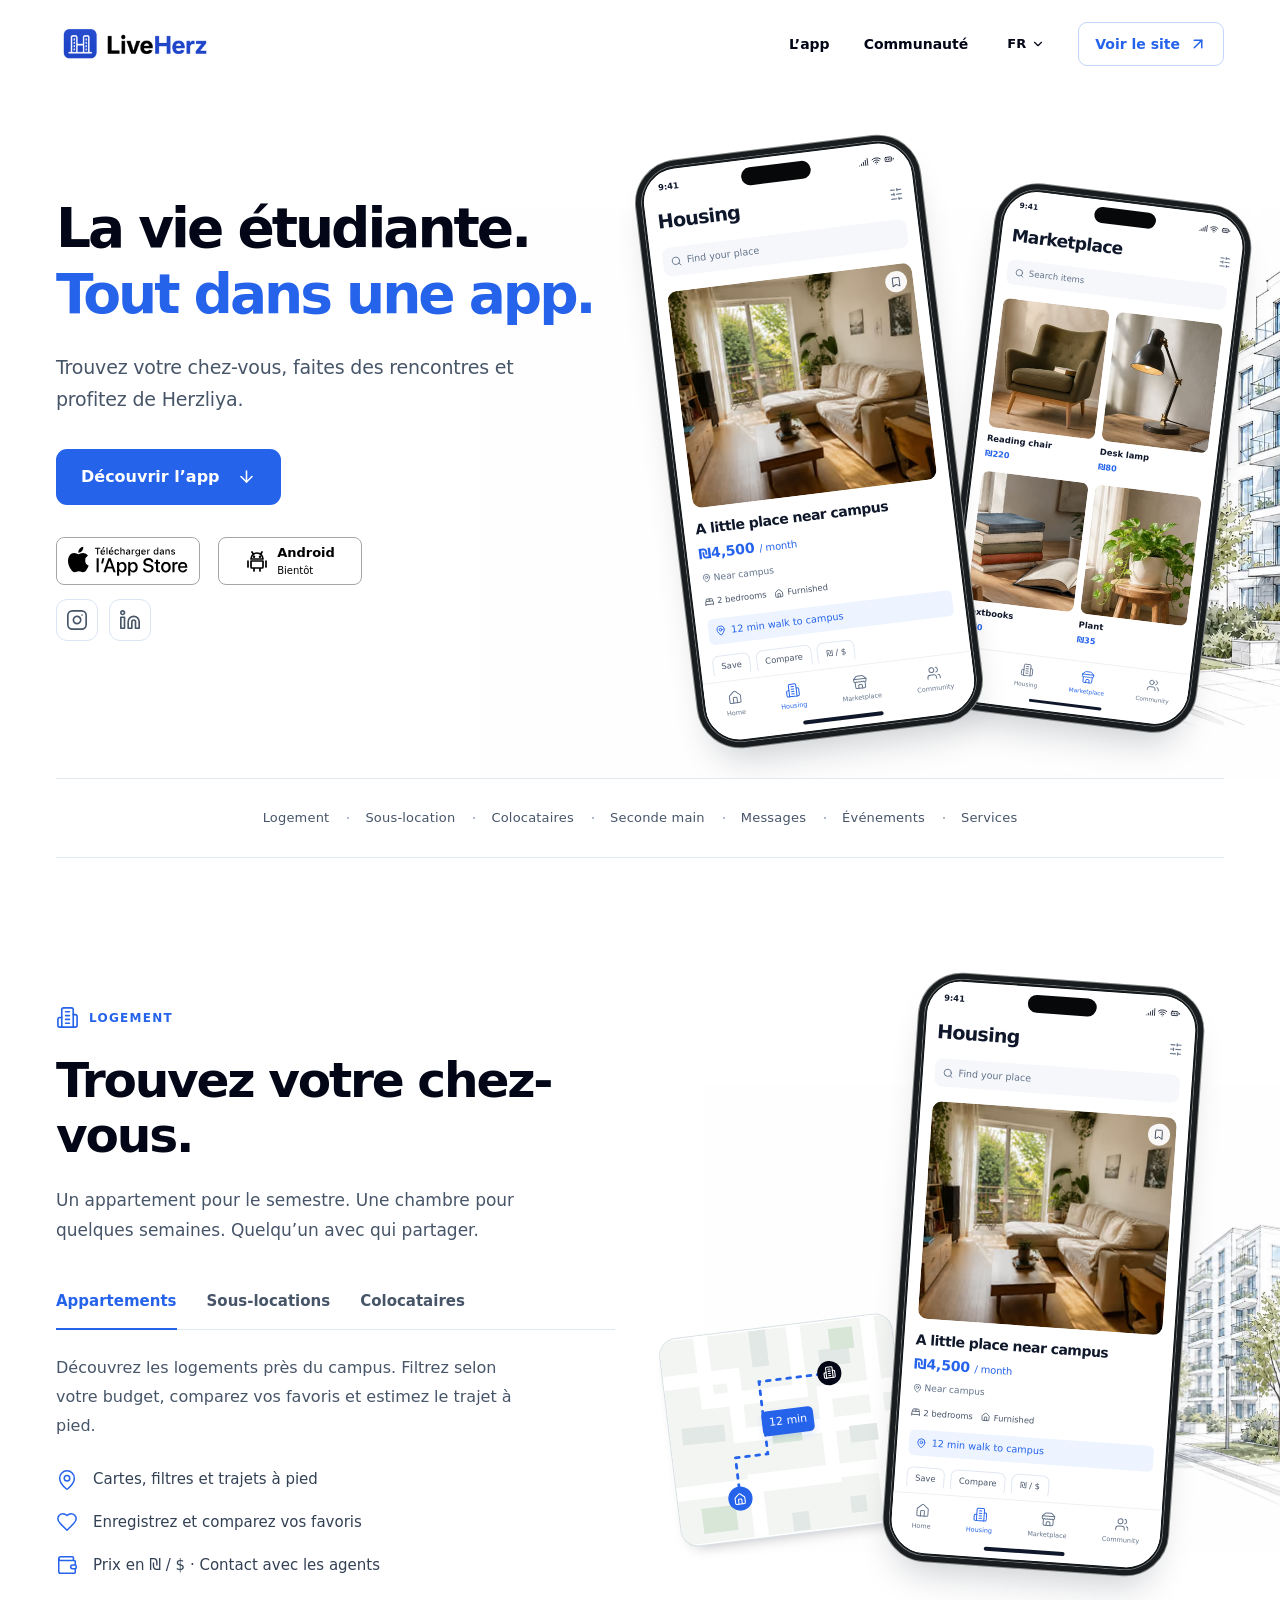
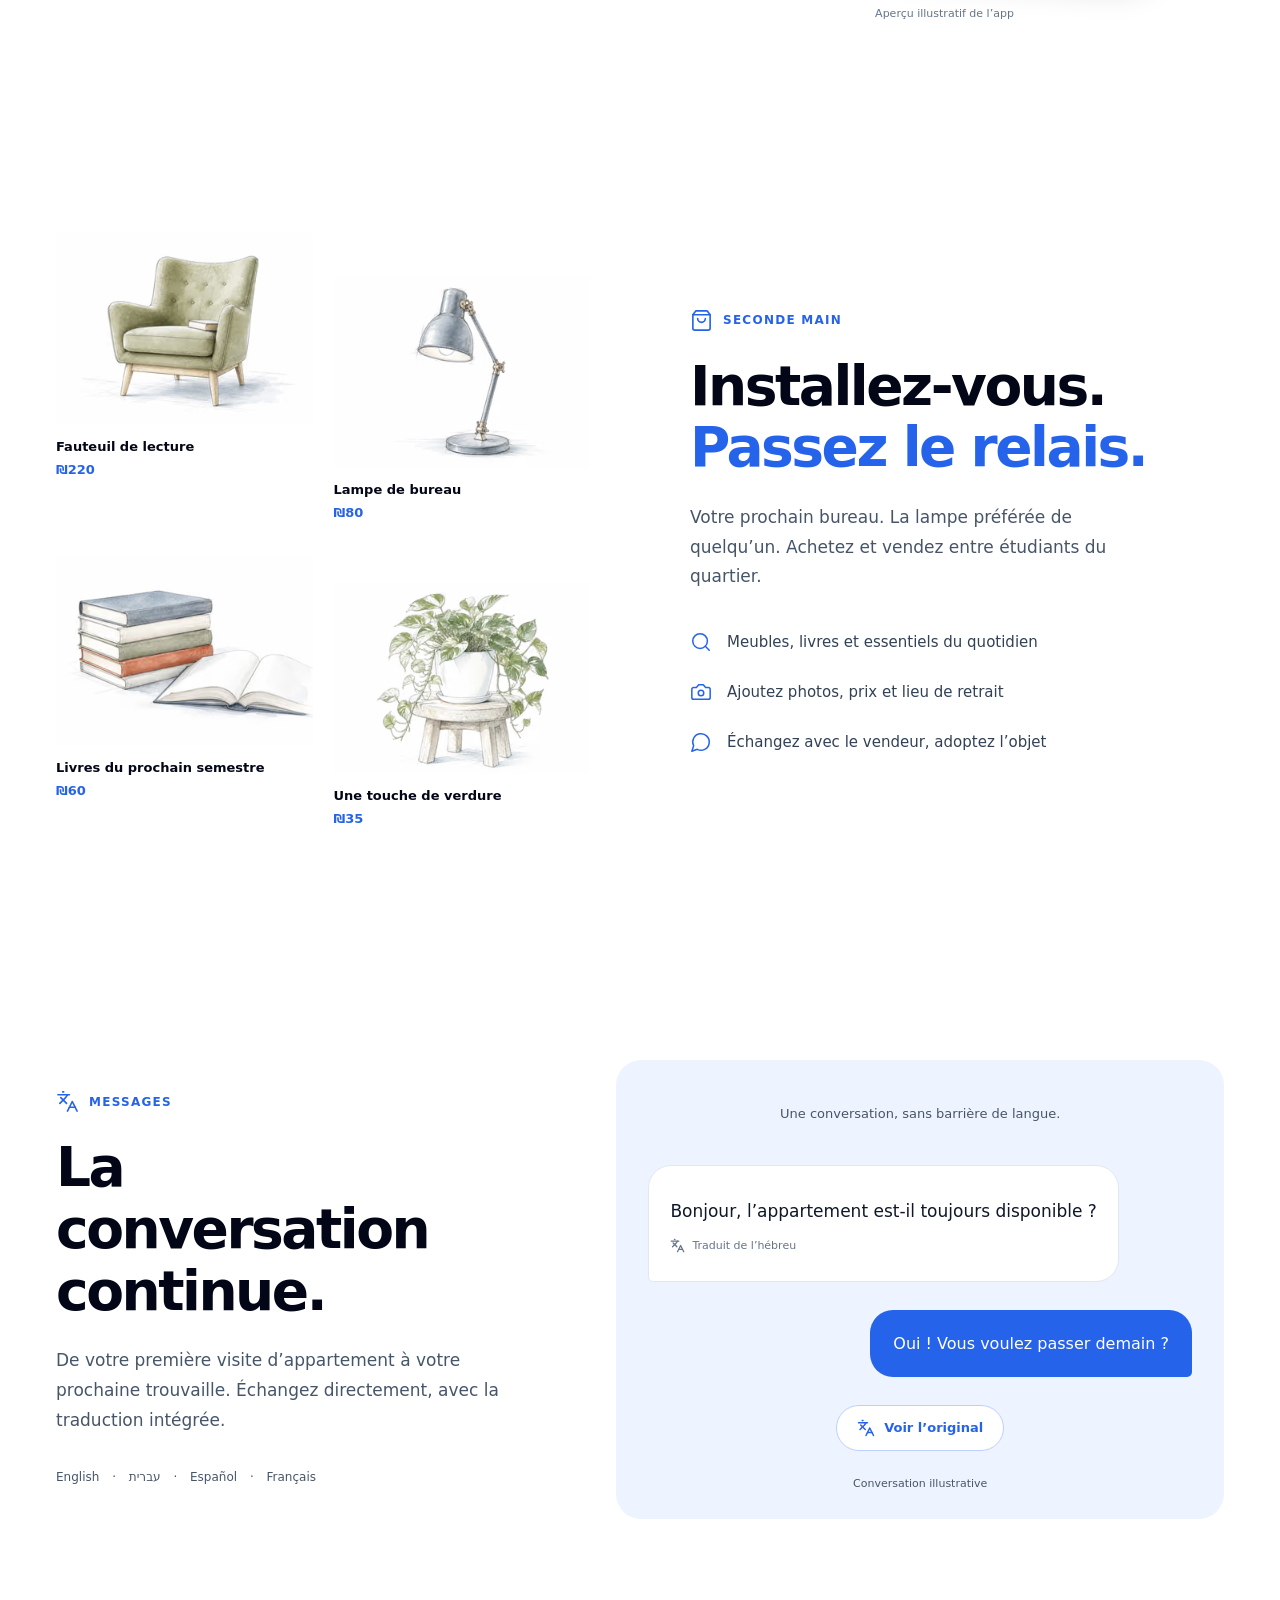
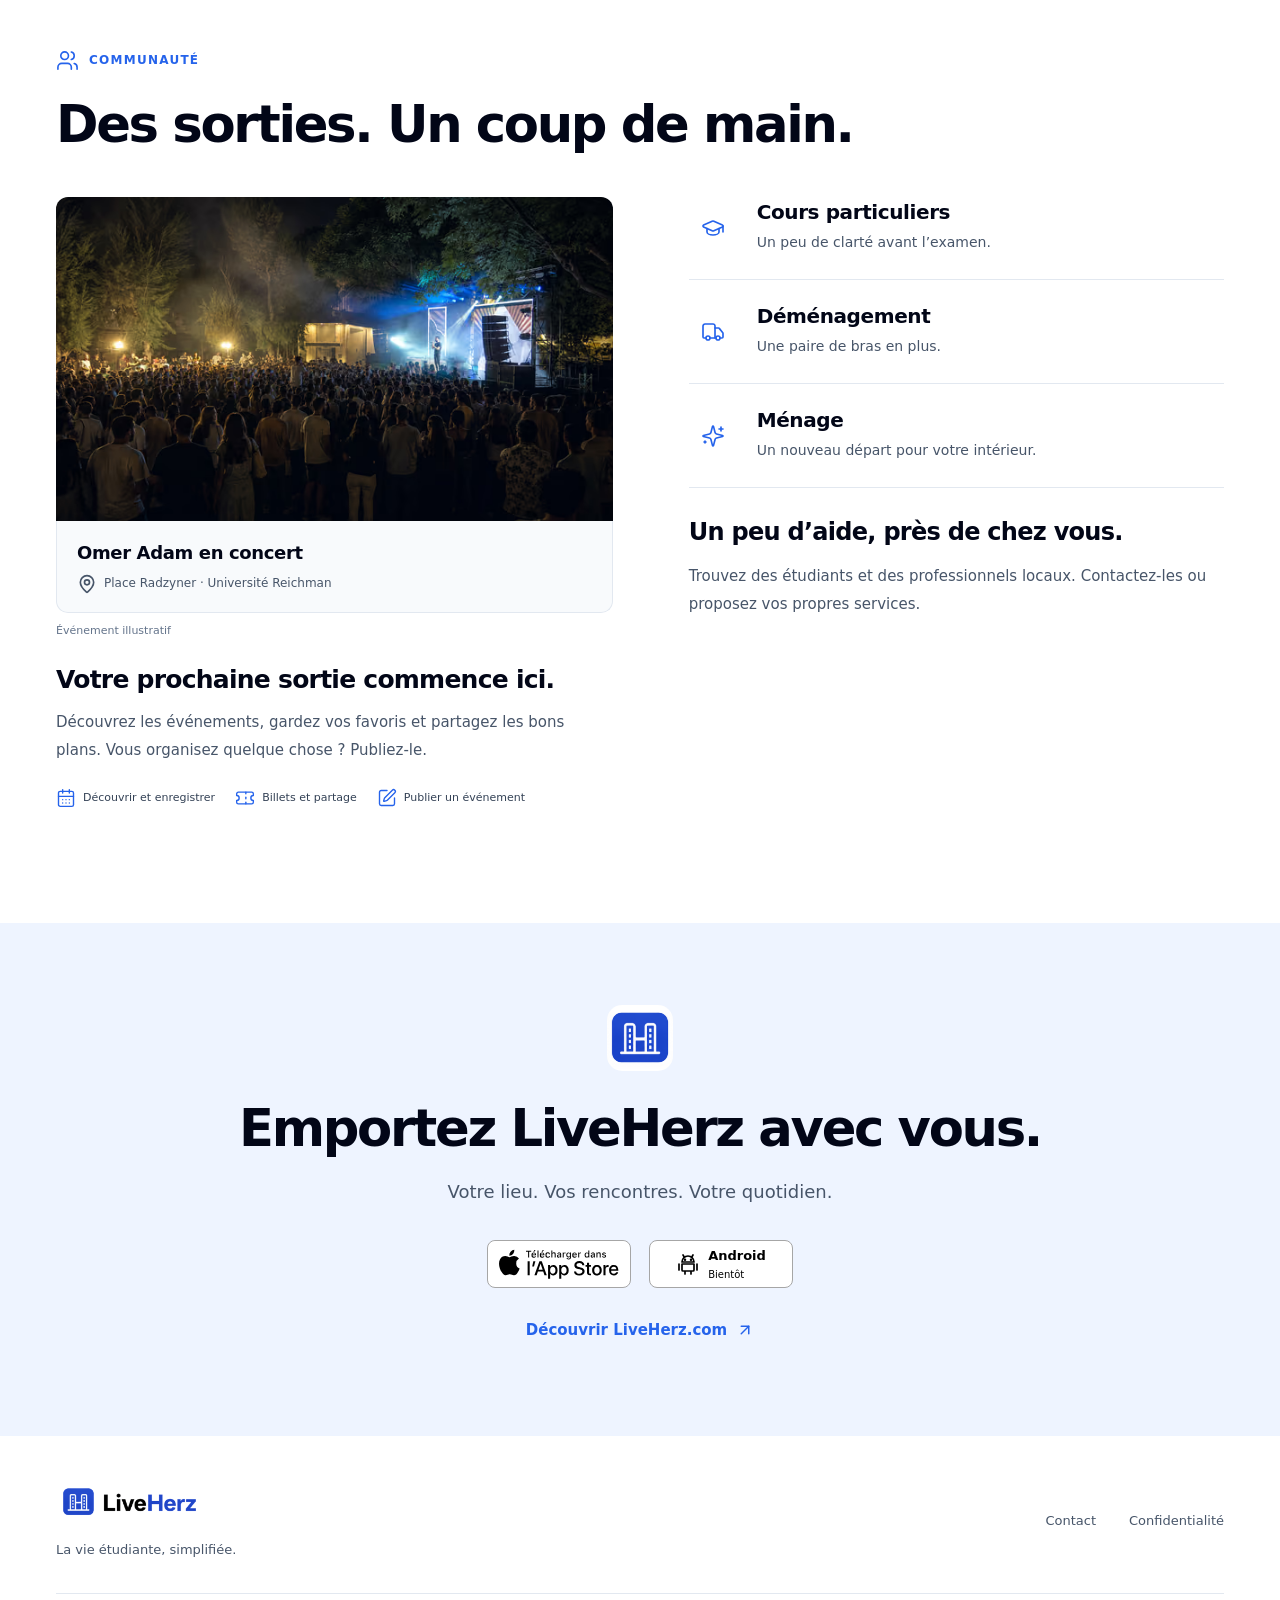
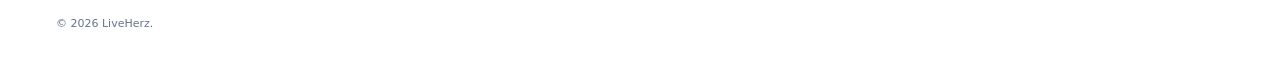
<file: fr/index.html>
<!doctype html>
<html lang="fr" dir="ltr" translate="no">
  <head>
    <meta charset="UTF-8" />
    <meta name="viewport" content="width=device-width, initial-scale=1.0" />
    <meta name="theme-color" content="#ffffff" />
    <meta name="apple-itunes-app" content="app-id=6805903536" />
    <link
      rel="icon"
      type="image/svg+xml"
      href="/assets/brand/favicon.svg"
    />
    <link rel="apple-touch-icon" href="/assets/brand/app-icon.png" />
    <title>LiveHerz — La vie étudiante. Tout dans une app.</title>
    <meta name="description" content="Logements, sous-locations, colocataires, seconde main, messages traduits, événements et services pour la vie étudiante à Herzliya. Disponible sur iOS. Bientôt sur Android." />
    <link rel="canonical" href="https://liveherz.app/fr/" />
    <link rel="alternate" hreflang="en" href="https://liveherz.app/" />
    <link rel="alternate" hreflang="he" href="https://liveherz.app/he/" />
    <link rel="alternate" hreflang="es" href="https://liveherz.app/es/" />
    <link rel="alternate" hreflang="fr" href="https://liveherz.app/fr/" />
    <link rel="alternate" hreflang="x-default" href="https://liveherz.app/" />
    <meta property="og:type" content="website" />
    <meta property="og:site_name" content="LiveHerz" />
    <meta property="og:locale" content="fr_FR" />
    <meta property="og:locale:alternate" content="en_US" />
    <meta property="og:locale:alternate" content="he_IL" />
    <meta property="og:locale:alternate" content="es_ES" />
    <meta property="og:title" content="LiveHerz — La vie étudiante. Tout dans une app." />
    <meta property="og:description" content="Logements, sous-locations, colocataires, seconde main, messages traduits, événements et services pour la vie étudiante à Herzliya. Disponible sur iOS. Bientôt sur Android." />
    <meta property="og:url" content="https://liveherz.app/fr/" />
    <meta property="og:image" content="https://liveherz.app/assets/social/fr.png" />
    <meta property="og:image:alt" content="La vie étudiante. Tout dans une app. Illustrations de logement et seconde main de LiveHerz." />
    <meta property="og:image:width" content="1200" />
    <meta property="og:image:height" content="630" />
    <meta name="twitter:image:alt" content="La vie étudiante. Tout dans une app. Illustrations de logement et seconde main de LiveHerz." />
    <meta name="twitter:card" content="summary_large_image" />
    <meta name="twitter:title" content="LiveHerz — La vie étudiante. Tout dans une app." />
    <meta name="twitter:description" content="Logements, sous-locations, colocataires, seconde main, messages traduits, événements et services pour la vie étudiante à Herzliya. Disponible sur iOS. Bientôt sur Android." />
    <meta name="twitter:image" content="https://liveherz.app/assets/social/fr.png" />
    
    <script type="module" crossorigin src="/assets/index-BYeHzxJh.js"></script>
    <link rel="stylesheet" crossorigin href="/assets/index-BbTCknX3.css">
  </head>
  <body>
    <div id="root"><a class="skip-link" href="#main">Aller au contenu</a><header class="site-header"><div class="page-width header-inner"><a class="brand " href="/fr/" aria-label="Accueil LiveHerz"><img src="/assets/brand/wordmark.png" width="533" height="149" alt="LiveHerz"/></a><nav class="desktop-nav" aria-label="L’app"><a href="#features">L’app</a><a href="#community">Communauté</a></nav><div class="header-actions"><div class="language-select"><span aria-hidden="true">FR</span><svg xmlns="http://www.w3.org/2000/svg" width="14" height="14" viewBox="0 0 24 24" fill="none" stroke="currentColor" stroke-width="2" stroke-linecap="round" stroke-linejoin="round" class="lucide lucide-chevron-down" aria-hidden="true"><path d="m6 9 6 6 6-6"></path></svg><select aria-label="Choisir la langue"><option value="en" lang="en">English</option><option value="he" lang="he">עברית</option><option value="es" lang="es">Español</option><option value="fr" lang="fr" selected="">Français</option></select></div><a href="https://liveherz.com/" class="website-link header-website" target="_blank" rel="noopener noreferrer">Voir le site<svg xmlns="http://www.w3.org/2000/svg" width="18" height="18" viewBox="0 0 24 24" fill="none" stroke="currentColor" stroke-width="2" stroke-linecap="round" stroke-linejoin="round" class="lucide lucide-arrow-up-right directional-icon" aria-hidden="true"><path d="M7 7h10v10"></path><path d="M7 17 17 7"></path></svg></a><button class="menu-button" type="button" aria-label="Ouvrir le menu" aria-expanded="false" aria-controls="mobile-menu"><svg xmlns="http://www.w3.org/2000/svg" width="23" height="23" viewBox="0 0 24 24" fill="none" stroke="currentColor" stroke-width="2" stroke-linecap="round" stroke-linejoin="round" class="lucide lucide-menu"><line x1="4" x2="20" y1="12" y2="12"></line><line x1="4" x2="20" y1="6" y2="6"></line><line x1="4" x2="20" y1="18" y2="18"></line></svg></button></div></div><nav class="mobile-menu" id="mobile-menu" hidden="" aria-label="L’app"><a href="#features">L’app</a><a href="#community">Communauté</a><a href="https://liveherz.com/" class="website-link " target="_blank" rel="noopener noreferrer">Voir le site<svg xmlns="http://www.w3.org/2000/svg" width="18" height="18" viewBox="0 0 24 24" fill="none" stroke="currentColor" stroke-width="2" stroke-linecap="round" stroke-linejoin="round" class="lucide lucide-arrow-up-right directional-icon" aria-hidden="true"><path d="M7 7h10v10"></path><path d="M7 17 17 7"></path></svg></a></nav></header><main id="main" tabindex="-1"><section class="hero" aria-labelledby="hero-title"><img class="hero-architecture" src="/assets/brand/architecture.webp" width="1672" height="941" alt=""/><div class="page-width hero-grid"><div class="hero-copy"><h1 id="hero-title">La vie étudiante.<span>Tout dans une app.</span></h1><p>Trouvez votre chez-vous, faites des rencontres et profitez de Herzliya.</p><a class="primary-button" href="#features">Découvrir l’app<svg xmlns="http://www.w3.org/2000/svg" width="19" height="19" viewBox="0 0 24 24" fill="none" stroke="currentColor" stroke-width="2" stroke-linecap="round" stroke-linejoin="round" class="lucide lucide-arrow-down" aria-hidden="true"><path d="M12 5v14"></path><path d="m19 12-7 7-7-7"></path></svg></a><div class="platform-statuses platform-statuses-compact" aria-label="Disponibilité de l’app"><a href="https://apps.apple.com/us/app/liveherz/id6805903536" class="store-download" aria-label="Télécharger pour iOS"><img src="/assets/badges/apple-white-matched-fr.svg" alt="Télécharger pour iOS" width="180" height="60"/></a><div class="platform-status" data-platform="android"><svg viewBox="0 0 24 24" fill="none" stroke="currentColor" stroke-width="1.7" stroke-linecap="round" stroke-linejoin="round" aria-hidden="true" width="32" height="32"><path d="m7 3 1.5 2.5M17 3l-1.5 2.5M6 10a6 6 0 0 1 12 0H6ZM6 12h12v6a1 1 0 0 1-1 1H7a1 1 0 0 1-1-1v-6ZM3 12v6m18-6v6M9 19v3m6-3v3"></path><path d="M9 7.8h.01M15 7.8h.01" stroke-width="2.5"></path></svg><div><strong dir="ltr">Android</strong><span>Bientôt</span></div></div></div><nav class="hero-social-links" aria-label="Contact"><a href="https://www.instagram.com/liveherz/" target="_blank" rel="noopener noreferrer" aria-label="Instagram"><svg xmlns="http://www.w3.org/2000/svg" width="22" height="22" viewBox="0 0 24 24" fill="none" stroke="currentColor" stroke-width="1.8" stroke-linecap="round" stroke-linejoin="round" class="lucide lucide-instagram" aria-hidden="true"><rect width="20" height="20" x="2" y="2" rx="5" ry="5"></rect><path d="M16 11.37A4 4 0 1 1 12.63 8 4 4 0 0 1 16 11.37z"></path><line x1="17.5" x2="17.51" y1="6.5" y2="6.5"></line></svg></a><a href="https://www.linkedin.com/in/live-herz-9b8230414/?skipRedirect=true" target="_blank" rel="noopener noreferrer" aria-label="LinkedIn"><svg xmlns="http://www.w3.org/2000/svg" width="22" height="22" viewBox="0 0 24 24" fill="none" stroke="currentColor" stroke-width="1.8" stroke-linecap="round" stroke-linejoin="round" class="lucide lucide-linkedin" aria-hidden="true"><path d="M16 8a6 6 0 0 1 6 6v7h-4v-7a2 2 0 0 0-2-2 2 2 0 0 0-2 2v7h-4v-7a6 6 0 0 1 6-6z"></path><rect width="4" height="12" x="2" y="9"></rect><circle cx="4" cy="4" r="2"></circle></svg></a></nav></div><div class="hero-phones"><div class="device hero-phone-primary" data-kind="apartments" role="img" aria-label="Aperçu illustratif de logement avec un appartement fictif près du campus" dir="ltr" lang="en"><div class="device-screen" aria-hidden="true"><div class="phone-status"><span>9:41</span><div class="phone-island"></div><span class="phone-signal"><svg xmlns="http://www.w3.org/2000/svg" width="24" height="24" viewBox="0 0 24 24" fill="none" stroke="currentColor" stroke-width="2" stroke-linecap="round" stroke-linejoin="round" class="lucide lucide-signal"><path d="M2 20h.01"></path><path d="M7 20v-4"></path><path d="M12 20v-8"></path><path d="M17 20V8"></path><path d="M22 4v16"></path></svg><svg xmlns="http://www.w3.org/2000/svg" width="24" height="24" viewBox="0 0 24 24" fill="none" stroke="currentColor" stroke-width="2" stroke-linecap="round" stroke-linejoin="round" class="lucide lucide-wifi"><path d="M12 20h.01"></path><path d="M2 8.82a15 15 0 0 1 20 0"></path><path d="M5 12.859a10 10 0 0 1 14 0"></path><path d="M8.5 16.429a5 5 0 0 1 7 0"></path></svg><svg xmlns="http://www.w3.org/2000/svg" width="24" height="24" viewBox="0 0 24 24" fill="none" stroke="currentColor" stroke-width="2" stroke-linecap="round" stroke-linejoin="round" class="lucide lucide-battery-full"><rect width="16" height="10" x="2" y="7" rx="2" ry="2"></rect><line x1="22" x2="22" y1="11" y2="13"></line><line x1="6" x2="6" y1="11" y2="13"></line><line x1="10" x2="10" y1="11" y2="13"></line><line x1="14" x2="14" y1="11" y2="13"></line></svg></span></div><div class="preview-content"><div class="preview-heading">Housing<svg xmlns="http://www.w3.org/2000/svg" width="17" height="17" viewBox="0 0 24 24" fill="none" stroke="currentColor" stroke-width="2" stroke-linecap="round" stroke-linejoin="round" class="lucide lucide-sliders-horizontal"><line x1="21" x2="14" y1="4" y2="4"></line><line x1="10" x2="3" y1="4" y2="4"></line><line x1="21" x2="12" y1="12" y2="12"></line><line x1="8" x2="3" y1="12" y2="12"></line><line x1="21" x2="16" y1="20" y2="20"></line><line x1="12" x2="3" y1="20" y2="20"></line><line x1="14" x2="14" y1="2" y2="6"></line><line x1="8" x2="8" y1="10" y2="14"></line><line x1="16" x2="16" y1="18" y2="22"></line></svg></div><div class="preview-search"><svg xmlns="http://www.w3.org/2000/svg" width="12" height="12" viewBox="0 0 24 24" fill="none" stroke="currentColor" stroke-width="2" stroke-linecap="round" stroke-linejoin="round" class="lucide lucide-search"><circle cx="11" cy="11" r="8"></circle><path d="m21 21-4.3-4.3"></path></svg><span>Find your place</span></div><div class="preview-listing-photo"><picture class=""><source type="image/avif" srcSet="/assets/photos/apartment-320.avif 320w, /assets/photos/apartment-640.avif 640w, /assets/photos/apartment-1100.avif 1100w" sizes="(max-width: 700px) 200px, 320px"/><img src="/assets/photos/apartment-640.webp" srcSet="/assets/photos/apartment-320.webp 320w, /assets/photos/apartment-640.webp 640w, /assets/photos/apartment-1100.webp 1100w" sizes="(max-width: 700px) 200px, 320px" alt="" width="1100" height="825" loading="eager" fetchpriority="high" decoding="async"/></picture><span class="preview-save"><svg xmlns="http://www.w3.org/2000/svg" width="15" height="15" viewBox="0 0 24 24" fill="none" stroke="currentColor" stroke-width="2" stroke-linecap="round" stroke-linejoin="round" class="lucide lucide-bookmark"><path d="m19 21-7-4-7 4V5a2 2 0 0 1 2-2h10a2 2 0 0 1 2 2v16z"></path></svg></span></div><div class="preview-listing-title">A little place near campus</div><div class="preview-price">₪4,500<!-- --> <span>/ month</span></div><div class="preview-location"><svg xmlns="http://www.w3.org/2000/svg" width="12" height="12" viewBox="0 0 24 24" fill="none" stroke="currentColor" stroke-width="2" stroke-linecap="round" stroke-linejoin="round" class="lucide lucide-map-pin"><path d="M20 10c0 4.993-5.539 10.193-7.399 11.799a1 1 0 0 1-1.202 0C9.539 20.193 4 14.993 4 10a8 8 0 0 1 16 0"></path><circle cx="12" cy="10" r="3"></circle></svg>Near campus</div><div class="preview-facts"><span><svg xmlns="http://www.w3.org/2000/svg" width="12" height="12" viewBox="0 0 24 24" fill="none" stroke="currentColor" stroke-width="2" stroke-linecap="round" stroke-linejoin="round" class="lucide lucide-bed-double"><path d="M2 20v-8a2 2 0 0 1 2-2h16a2 2 0 0 1 2 2v8"></path><path d="M4 10V6a2 2 0 0 1 2-2h12a2 2 0 0 1 2 2v4"></path><path d="M12 4v6"></path><path d="M2 18h20"></path></svg>2 bedrooms</span><span><svg xmlns="http://www.w3.org/2000/svg" width="12" height="12" viewBox="0 0 24 24" fill="none" stroke="currentColor" stroke-width="2" stroke-linecap="round" stroke-linejoin="round" class="lucide lucide-house"><path d="M15 21v-8a1 1 0 0 0-1-1h-4a1 1 0 0 0-1 1v8"></path><path d="M3 10a2 2 0 0 1 .709-1.528l7-5.999a2 2 0 0 1 2.582 0l7 5.999A2 2 0 0 1 21 10v9a2 2 0 0 1-2 2H5a2 2 0 0 1-2-2z"></path></svg>Furnished</span></div><div class="preview-walking"><span><svg xmlns="http://www.w3.org/2000/svg" width="14" height="14" viewBox="0 0 24 24" fill="none" stroke="currentColor" stroke-width="2" stroke-linecap="round" stroke-linejoin="round" class="lucide lucide-map-pin"><path d="M20 10c0 4.993-5.539 10.193-7.399 11.799a1 1 0 0 1-1.202 0C9.539 20.193 4 14.993 4 10a8 8 0 0 1 16 0"></path><circle cx="12" cy="10" r="3"></circle></svg></span>12 min walk to campus</div><div class="preview-chip-row"><span>Save</span><span>Compare</span><span>₪ / $</span></div></div><div class="preview-nav"><div class=""><svg xmlns="http://www.w3.org/2000/svg" width="18" height="18" viewBox="0 0 24 24" fill="none" stroke="currentColor" stroke-width="1.6" stroke-linecap="round" stroke-linejoin="round" class="lucide lucide-house"><path d="M15 21v-8a1 1 0 0 0-1-1h-4a1 1 0 0 0-1 1v8"></path><path d="M3 10a2 2 0 0 1 .709-1.528l7-5.999a2 2 0 0 1 2.582 0l7 5.999A2 2 0 0 1 21 10v9a2 2 0 0 1-2 2H5a2 2 0 0 1-2-2z"></path></svg><span>Home</span></div><div class="active"><svg xmlns="http://www.w3.org/2000/svg" width="18" height="18" viewBox="0 0 24 24" fill="none" stroke="currentColor" stroke-width="1.6" stroke-linecap="round" stroke-linejoin="round" class="lucide lucide-building2"><path d="M6 22V4a2 2 0 0 1 2-2h8a2 2 0 0 1 2 2v18Z"></path><path d="M6 12H4a2 2 0 0 0-2 2v6a2 2 0 0 0 2 2h2"></path><path d="M18 9h2a2 2 0 0 1 2 2v9a2 2 0 0 1-2 2h-2"></path><path d="M10 6h4"></path><path d="M10 10h4"></path><path d="M10 14h4"></path><path d="M10 18h4"></path></svg><span>Housing</span></div><div class=""><svg xmlns="http://www.w3.org/2000/svg" width="18" height="18" viewBox="0 0 24 24" fill="none" stroke="currentColor" stroke-width="1.6" stroke-linecap="round" stroke-linejoin="round" class="lucide lucide-store"><path d="m2 7 4.41-4.41A2 2 0 0 1 7.83 2h8.34a2 2 0 0 1 1.42.59L22 7"></path><path d="M4 12v8a2 2 0 0 0 2 2h12a2 2 0 0 0 2-2v-8"></path><path d="M15 22v-4a2 2 0 0 0-2-2h-2a2 2 0 0 0-2 2v4"></path><path d="M2 7h20"></path><path d="M22 7v3a2 2 0 0 1-2 2a2.7 2.7 0 0 1-1.59-.63.7.7 0 0 0-.82 0A2.7 2.7 0 0 1 16 12a2.7 2.7 0 0 1-1.59-.63.7.7 0 0 0-.82 0A2.7 2.7 0 0 1 12 12a2.7 2.7 0 0 1-1.59-.63.7.7 0 0 0-.82 0A2.7 2.7 0 0 1 8 12a2.7 2.7 0 0 1-1.59-.63.7.7 0 0 0-.82 0A2.7 2.7 0 0 1 4 12a2 2 0 0 1-2-2V7"></path></svg><span>Marketplace</span></div><div class=""><svg xmlns="http://www.w3.org/2000/svg" width="18" height="18" viewBox="0 0 24 24" fill="none" stroke="currentColor" stroke-width="1.6" stroke-linecap="round" stroke-linejoin="round" class="lucide lucide-users"><path d="M16 21v-2a4 4 0 0 0-4-4H6a4 4 0 0 0-4 4v2"></path><circle cx="9" cy="7" r="4"></circle><path d="M22 21v-2a4 4 0 0 0-3-3.87"></path><path d="M16 3.13a4 4 0 0 1 0 7.75"></path></svg><span>Community</span></div></div><div class="home-indicator"></div></div></div><div class="device hero-phone-secondary" data-kind="market" role="img" aria-label="Aperçu illustratif du marché avec des essentiels étudiants" dir="ltr" lang="en"><div class="device-screen" aria-hidden="true"><div class="phone-status"><span>9:41</span><div class="phone-island"></div><span class="phone-signal"><svg xmlns="http://www.w3.org/2000/svg" width="24" height="24" viewBox="0 0 24 24" fill="none" stroke="currentColor" stroke-width="2" stroke-linecap="round" stroke-linejoin="round" class="lucide lucide-signal"><path d="M2 20h.01"></path><path d="M7 20v-4"></path><path d="M12 20v-8"></path><path d="M17 20V8"></path><path d="M22 4v16"></path></svg><svg xmlns="http://www.w3.org/2000/svg" width="24" height="24" viewBox="0 0 24 24" fill="none" stroke="currentColor" stroke-width="2" stroke-linecap="round" stroke-linejoin="round" class="lucide lucide-wifi"><path d="M12 20h.01"></path><path d="M2 8.82a15 15 0 0 1 20 0"></path><path d="M5 12.859a10 10 0 0 1 14 0"></path><path d="M8.5 16.429a5 5 0 0 1 7 0"></path></svg><svg xmlns="http://www.w3.org/2000/svg" width="24" height="24" viewBox="0 0 24 24" fill="none" stroke="currentColor" stroke-width="2" stroke-linecap="round" stroke-linejoin="round" class="lucide lucide-battery-full"><rect width="16" height="10" x="2" y="7" rx="2" ry="2"></rect><line x1="22" x2="22" y1="11" y2="13"></line><line x1="6" x2="6" y1="11" y2="13"></line><line x1="10" x2="10" y1="11" y2="13"></line><line x1="14" x2="14" y1="11" y2="13"></line></svg></span></div><div class="preview-content"><div class="preview-heading">Marketplace<svg xmlns="http://www.w3.org/2000/svg" width="17" height="17" viewBox="0 0 24 24" fill="none" stroke="currentColor" stroke-width="2" stroke-linecap="round" stroke-linejoin="round" class="lucide lucide-sliders-horizontal"><line x1="21" x2="14" y1="4" y2="4"></line><line x1="10" x2="3" y1="4" y2="4"></line><line x1="21" x2="12" y1="12" y2="12"></line><line x1="8" x2="3" y1="12" y2="12"></line><line x1="21" x2="16" y1="20" y2="20"></line><line x1="12" x2="3" y1="20" y2="20"></line><line x1="14" x2="14" y1="2" y2="6"></line><line x1="8" x2="8" y1="10" y2="14"></line><line x1="16" x2="16" y1="18" y2="22"></line></svg></div><div class="preview-search"><svg xmlns="http://www.w3.org/2000/svg" width="12" height="12" viewBox="0 0 24 24" fill="none" stroke="currentColor" stroke-width="2" stroke-linecap="round" stroke-linejoin="round" class="lucide lucide-search"><circle cx="11" cy="11" r="8"></circle><path d="m21 21-4.3-4.3"></path></svg><span>Search items</span></div><div class="preview-market-grid"><div class="preview-market-item"><picture class=""><source type="image/avif" srcSet="/assets/photos/chair-320.avif 320w, /assets/photos/chair-640.avif 640w, /assets/photos/chair-1100.avif 1100w" sizes="140px"/><img src="/assets/photos/chair-640.webp" srcSet="/assets/photos/chair-320.webp 320w, /assets/photos/chair-640.webp 640w, /assets/photos/chair-1100.webp 1100w" sizes="140px" alt="" width="1100" height="825" loading="eager" fetchpriority="auto" decoding="async"/></picture><div>Reading chair</div><strong>₪220</strong></div><div class="preview-market-item"><picture class=""><source type="image/avif" srcSet="/assets/photos/lamp-320.avif 320w, /assets/photos/lamp-640.avif 640w, /assets/photos/lamp-1100.avif 1100w" sizes="140px"/><img src="/assets/photos/lamp-640.webp" srcSet="/assets/photos/lamp-320.webp 320w, /assets/photos/lamp-640.webp 640w, /assets/photos/lamp-1100.webp 1100w" sizes="140px" alt="" width="1100" height="825" loading="eager" fetchpriority="auto" decoding="async"/></picture><div>Desk lamp</div><strong>₪80</strong></div><div class="preview-market-item"><picture class=""><source type="image/avif" srcSet="/assets/photos/books-320.avif 320w, /assets/photos/books-640.avif 640w, /assets/photos/books-1100.avif 1100w" sizes="140px"/><img src="/assets/photos/books-640.webp" srcSet="/assets/photos/books-320.webp 320w, /assets/photos/books-640.webp 640w, /assets/photos/books-1100.webp 1100w" sizes="140px" alt="" width="1100" height="825" loading="eager" fetchpriority="auto" decoding="async"/></picture><div>Textbooks</div><strong>₪60</strong></div><div class="preview-market-item"><picture class=""><source type="image/avif" srcSet="/assets/photos/plant-320.avif 320w, /assets/photos/plant-640.avif 640w, /assets/photos/plant-1100.avif 1100w" sizes="140px"/><img src="/assets/photos/plant-640.webp" srcSet="/assets/photos/plant-320.webp 320w, /assets/photos/plant-640.webp 640w, /assets/photos/plant-1100.webp 1100w" sizes="140px" alt="" width="1100" height="825" loading="eager" fetchpriority="auto" decoding="async"/></picture><div>Plant</div><strong>₪35</strong></div></div></div><div class="preview-nav"><div class=""><svg xmlns="http://www.w3.org/2000/svg" width="18" height="18" viewBox="0 0 24 24" fill="none" stroke="currentColor" stroke-width="1.6" stroke-linecap="round" stroke-linejoin="round" class="lucide lucide-house"><path d="M15 21v-8a1 1 0 0 0-1-1h-4a1 1 0 0 0-1 1v8"></path><path d="M3 10a2 2 0 0 1 .709-1.528l7-5.999a2 2 0 0 1 2.582 0l7 5.999A2 2 0 0 1 21 10v9a2 2 0 0 1-2 2H5a2 2 0 0 1-2-2z"></path></svg><span>Home</span></div><div class=""><svg xmlns="http://www.w3.org/2000/svg" width="18" height="18" viewBox="0 0 24 24" fill="none" stroke="currentColor" stroke-width="1.6" stroke-linecap="round" stroke-linejoin="round" class="lucide lucide-building2"><path d="M6 22V4a2 2 0 0 1 2-2h8a2 2 0 0 1 2 2v18Z"></path><path d="M6 12H4a2 2 0 0 0-2 2v6a2 2 0 0 0 2 2h2"></path><path d="M18 9h2a2 2 0 0 1 2 2v9a2 2 0 0 1-2 2h-2"></path><path d="M10 6h4"></path><path d="M10 10h4"></path><path d="M10 14h4"></path><path d="M10 18h4"></path></svg><span>Housing</span></div><div class="active"><svg xmlns="http://www.w3.org/2000/svg" width="18" height="18" viewBox="0 0 24 24" fill="none" stroke="currentColor" stroke-width="1.6" stroke-linecap="round" stroke-linejoin="round" class="lucide lucide-store"><path d="m2 7 4.41-4.41A2 2 0 0 1 7.83 2h8.34a2 2 0 0 1 1.42.59L22 7"></path><path d="M4 12v8a2 2 0 0 0 2 2h12a2 2 0 0 0 2-2v-8"></path><path d="M15 22v-4a2 2 0 0 0-2-2h-2a2 2 0 0 0-2 2v4"></path><path d="M2 7h20"></path><path d="M22 7v3a2 2 0 0 1-2 2a2.7 2.7 0 0 1-1.59-.63.7.7 0 0 0-.82 0A2.7 2.7 0 0 1 16 12a2.7 2.7 0 0 1-1.59-.63.7.7 0 0 0-.82 0A2.7 2.7 0 0 1 12 12a2.7 2.7 0 0 1-1.59-.63.7.7 0 0 0-.82 0A2.7 2.7 0 0 1 8 12a2.7 2.7 0 0 1-1.59-.63.7.7 0 0 0-.82 0A2.7 2.7 0 0 1 4 12a2 2 0 0 1-2-2V7"></path></svg><span>Marketplace</span></div><div class=""><svg xmlns="http://www.w3.org/2000/svg" width="18" height="18" viewBox="0 0 24 24" fill="none" stroke="currentColor" stroke-width="1.6" stroke-linecap="round" stroke-linejoin="round" class="lucide lucide-users"><path d="M16 21v-2a4 4 0 0 0-4-4H6a4 4 0 0 0-4 4v2"></path><circle cx="9" cy="7" r="4"></circle><path d="M22 21v-2a4 4 0 0 0-3-3.87"></path><path d="M16 3.13a4 4 0 0 1 0 7.75"></path></svg><span>Community</span></div></div><div class="home-indicator"></div></div></div></div></div></section><div class="page-width feature-rail"><a href="#features">Logement</a><a href="#features">Sous-location</a><a href="#features">Colocataires</a><a href="#marketplace">Seconde main</a><a href="#messages">Messages</a><a href="#community">Événements</a><a href="#services">Services</a></div><section class="section housing-section" id="features" aria-labelledby="housing-title"><div class="page-width split-layout housing-layout"><div class="reveal section-copy housing-copy"><div class="section-label"><svg xmlns="http://www.w3.org/2000/svg" width="23" height="23" viewBox="0 0 24 24" fill="none" stroke="currentColor" stroke-width="1.7" stroke-linecap="round" stroke-linejoin="round" class="lucide lucide-building2" aria-hidden="true"><path d="M6 22V4a2 2 0 0 1 2-2h8a2 2 0 0 1 2 2v18Z"></path><path d="M6 12H4a2 2 0 0 0-2 2v6a2 2 0 0 0 2 2h2"></path><path d="M18 9h2a2 2 0 0 1 2 2v9a2 2 0 0 1-2 2h-2"></path><path d="M10 6h4"></path><path d="M10 10h4"></path><path d="M10 14h4"></path><path d="M10 18h4"></path></svg><span>Logement</span></div><h2 id="housing-title">Trouvez votre chez-vous.</h2><p class="section-intro">Un appartement pour le semestre. Une chambre pour quelques semaines. Quelqu’un avec qui partager.</p><div class="housing-tabs" role="tablist" aria-label="Explorer les options de logement"><button type="button" role="tab" id="tab-apartments" aria-selected="true" aria-controls="panel-apartments" tabindex="0">Appartements</button><button type="button" role="tab" id="tab-sublets" aria-selected="false" aria-controls="panel-sublets" tabindex="-1">Sous-locations</button><button type="button" role="tab" id="tab-roommates" aria-selected="false" aria-controls="panel-roommates" tabindex="-1">Colocataires</button></div><div class="housing-panels"><div class="housing-panel" role="tabpanel" id="panel-apartments" aria-labelledby="tab-apartments" tabindex="0"><p>Découvrez les logements près du campus. Filtrez selon votre budget, comparez vos favoris et estimez le trajet à pied.</p><ul class="detail-list "><li><svg xmlns="http://www.w3.org/2000/svg" width="22" height="22" viewBox="0 0 24 24" fill="none" stroke="currentColor" stroke-width="1.65" stroke-linecap="round" stroke-linejoin="round" class="lucide lucide-map-pin" aria-hidden="true"><path d="M20 10c0 4.993-5.539 10.193-7.399 11.799a1 1 0 0 1-1.202 0C9.539 20.193 4 14.993 4 10a8 8 0 0 1 16 0"></path><circle cx="12" cy="10" r="3"></circle></svg><span>Cartes, filtres et trajets à pied</span></li><li><svg xmlns="http://www.w3.org/2000/svg" width="22" height="22" viewBox="0 0 24 24" fill="none" stroke="currentColor" stroke-width="1.65" stroke-linecap="round" stroke-linejoin="round" class="lucide lucide-heart" aria-hidden="true"><path d="M19 14c1.49-1.46 3-3.21 3-5.5A5.5 5.5 0 0 0 16.5 3c-1.76 0-3 .5-4.5 2-1.5-1.5-2.74-2-4.5-2A5.5 5.5 0 0 0 2 8.5c0 2.3 1.5 4.05 3 5.5l7 7Z"></path></svg><span>Enregistrez et comparez vos favoris</span></li><li><svg xmlns="http://www.w3.org/2000/svg" width="22" height="22" viewBox="0 0 24 24" fill="none" stroke="currentColor" stroke-width="1.65" stroke-linecap="round" stroke-linejoin="round" class="lucide lucide-wallet" aria-hidden="true"><path d="M19 7V4a1 1 0 0 0-1-1H5a2 2 0 0 0 0 4h15a1 1 0 0 1 1 1v4h-3a2 2 0 0 0 0 4h3a1 1 0 0 0 1-1v-2a1 1 0 0 0-1-1"></path><path d="M3 5v14a2 2 0 0 0 2 2h15a1 1 0 0 0 1-1v-4"></path></svg><span>Prix en ₪ / $ · Contact avec les agents</span></li></ul></div><div class="housing-panel" role="tabpanel" id="panel-sublets" aria-labelledby="tab-sublets" hidden="" tabindex="0"><p>Vous partez ou vous arrivez ? Trouvez un logement temporaire, proposez votre chambre ou publiez votre recherche.</p><ul class="detail-list "><li><svg xmlns="http://www.w3.org/2000/svg" width="22" height="22" viewBox="0 0 24 24" fill="none" stroke="currentColor" stroke-width="1.65" stroke-linecap="round" stroke-linejoin="round" class="lucide lucide-search" aria-hidden="true"><circle cx="11" cy="11" r="8"></circle><path d="m21 21-4.3-4.3"></path></svg><span>Offres et recherches de logement</span></li><li><svg xmlns="http://www.w3.org/2000/svg" width="22" height="22" viewBox="0 0 24 24" fill="none" stroke="currentColor" stroke-width="1.65" stroke-linecap="round" stroke-linejoin="round" class="lucide lucide-calendar-days" aria-hidden="true"><path d="M8 2v4"></path><path d="M16 2v4"></path><rect width="18" height="18" x="3" y="4" rx="2"></rect><path d="M3 10h18"></path><path d="M8 14h.01"></path><path d="M12 14h.01"></path><path d="M16 14h.01"></path><path d="M8 18h.01"></path><path d="M12 18h.01"></path><path d="M16 18h.01"></path></svg><span>Dates, photos et détails du loyer</span></li><li><svg xmlns="http://www.w3.org/2000/svg" width="22" height="22" viewBox="0 0 24 24" fill="none" stroke="currentColor" stroke-width="1.65" stroke-linecap="round" stroke-linejoin="round" class="lucide lucide-message-circle" aria-hidden="true"><path d="M7.9 20A9 9 0 1 0 4 16.1L2 22Z"></path></svg><span>Publiez une chambre · Échangez directement</span></li></ul></div><div class="housing-panel" role="tabpanel" id="panel-roommates" aria-labelledby="tab-roommates" hidden="" tabindex="0"><p>Trouvez quelqu’un avec qui vous vous sentez bien. Découvrez les profils, trouvez des affinités et faites connaissance.</p><ul class="detail-list "><li><svg xmlns="http://www.w3.org/2000/svg" width="22" height="22" viewBox="0 0 24 24" fill="none" stroke="currentColor" stroke-width="1.65" stroke-linecap="round" stroke-linejoin="round" class="lucide lucide-users" aria-hidden="true"><path d="M16 21v-2a4 4 0 0 0-4-4H6a4 4 0 0 0-4 4v2"></path><circle cx="9" cy="7" r="4"></circle><path d="M22 21v-2a4 4 0 0 0-3-3.87"></path><path d="M16 3.13a4 4 0 0 1 0 7.75"></path></svg><span>Profils, préférences et habitudes de vie</span></li><li><svg xmlns="http://www.w3.org/2000/svg" width="22" height="22" viewBox="0 0 24 24" fill="none" stroke="currentColor" stroke-width="1.65" stroke-linecap="round" stroke-linejoin="round" class="lucide lucide-heart" aria-hidden="true"><path d="M19 14c1.49-1.46 3-3.21 3-5.5A5.5 5.5 0 0 0 16.5 3c-1.76 0-3 .5-4.5 2-1.5-1.5-2.74-2-4.5-2A5.5 5.5 0 0 0 2 8.5c0 2.3 1.5 4.05 3 5.5l7 7Z"></path></svg><span>La bonne personne pour votre prochaine étape</span></li><li><svg xmlns="http://www.w3.org/2000/svg" width="22" height="22" viewBox="0 0 24 24" fill="none" stroke="currentColor" stroke-width="1.65" stroke-linecap="round" stroke-linejoin="round" class="lucide lucide-message-circle" aria-hidden="true"><path d="M7.9 20A9 9 0 1 0 4 16.1L2 22Z"></path></svg><span>D’une affinité à une conversation</span></li></ul></div></div></div><div class="reveal housing-visual"><img class="housing-architecture" src="/assets/brand/architecture.webp" width="1672" height="941" alt="" loading="lazy"/><div class="housing-preview-scene" data-preview="apartments" style="opacity:1;transform:none"><div class="mini-scene mini-map" aria-hidden="true" dir="ltr"><svg viewBox="0 0 250 220" fill="none"><rect width="250" height="220" fill="#f3f5f3"></rect><path d="M-5 45h80v65h180M45-10v80h100V-10M-5 165h175V75h95M85 230v-70h180M225 230V-5" stroke="white" stroke-width="15"></path><path d="m13 104 46 1m70 114v-20M106 0v39m63-1h33M201 198h-17M192 123h30" stroke="#e2e8e5" stroke-width="18"></path><path d="M24 183h37v27H24zM109 91h32v32h-32zM182 8h26v23h-26z" fill="#d8e6d8"></path><path class="walking-path" d="M67 177v-44h35V55h76" stroke="#2563eb" stroke-width="3" stroke-dasharray="4 7" stroke-linecap="round"></path><circle cx="67" cy="177" r="13" fill="#2563eb"></circle><circle cx="178" cy="55" r="13" fill="#020617"></circle></svg><div class="map-home"><svg xmlns="http://www.w3.org/2000/svg" width="13" height="13" viewBox="0 0 24 24" fill="none" stroke="currentColor" stroke-width="2" stroke-linecap="round" stroke-linejoin="round" class="lucide lucide-house"><path d="M15 21v-8a1 1 0 0 0-1-1h-4a1 1 0 0 0-1 1v8"></path><path d="M3 10a2 2 0 0 1 .709-1.528l7-5.999a2 2 0 0 1 2.582 0l7 5.999A2 2 0 0 1 21 10v9a2 2 0 0 1-2 2H5a2 2 0 0 1-2-2z"></path></svg></div><div class="map-campus"><svg xmlns="http://www.w3.org/2000/svg" width="13" height="13" viewBox="0 0 24 24" fill="none" stroke="currentColor" stroke-width="2" stroke-linecap="round" stroke-linejoin="round" class="lucide lucide-building2"><path d="M6 22V4a2 2 0 0 1 2-2h8a2 2 0 0 1 2 2v18Z"></path><path d="M6 12H4a2 2 0 0 0-2 2v6a2 2 0 0 0 2 2h2"></path><path d="M18 9h2a2 2 0 0 1 2 2v9a2 2 0 0 1-2 2h-2"></path><path d="M10 6h4"></path><path d="M10 10h4"></path><path d="M10 14h4"></path><path d="M10 18h4"></path></svg></div><div class="map-time">12 min</div></div><div class="device housing-phone" data-kind="apartments" role="img" aria-label="Appartements — Aperçu illustratif de l’app" dir="ltr" lang="en"><div class="device-screen" aria-hidden="true"><div class="phone-status"><span>9:41</span><div class="phone-island"></div><span class="phone-signal"><svg xmlns="http://www.w3.org/2000/svg" width="24" height="24" viewBox="0 0 24 24" fill="none" stroke="currentColor" stroke-width="2" stroke-linecap="round" stroke-linejoin="round" class="lucide lucide-signal"><path d="M2 20h.01"></path><path d="M7 20v-4"></path><path d="M12 20v-8"></path><path d="M17 20V8"></path><path d="M22 4v16"></path></svg><svg xmlns="http://www.w3.org/2000/svg" width="24" height="24" viewBox="0 0 24 24" fill="none" stroke="currentColor" stroke-width="2" stroke-linecap="round" stroke-linejoin="round" class="lucide lucide-wifi"><path d="M12 20h.01"></path><path d="M2 8.82a15 15 0 0 1 20 0"></path><path d="M5 12.859a10 10 0 0 1 14 0"></path><path d="M8.5 16.429a5 5 0 0 1 7 0"></path></svg><svg xmlns="http://www.w3.org/2000/svg" width="24" height="24" viewBox="0 0 24 24" fill="none" stroke="currentColor" stroke-width="2" stroke-linecap="round" stroke-linejoin="round" class="lucide lucide-battery-full"><rect width="16" height="10" x="2" y="7" rx="2" ry="2"></rect><line x1="22" x2="22" y1="11" y2="13"></line><line x1="6" x2="6" y1="11" y2="13"></line><line x1="10" x2="10" y1="11" y2="13"></line><line x1="14" x2="14" y1="11" y2="13"></line></svg></span></div><div class="preview-content"><div class="preview-heading">Housing<svg xmlns="http://www.w3.org/2000/svg" width="17" height="17" viewBox="0 0 24 24" fill="none" stroke="currentColor" stroke-width="2" stroke-linecap="round" stroke-linejoin="round" class="lucide lucide-sliders-horizontal"><line x1="21" x2="14" y1="4" y2="4"></line><line x1="10" x2="3" y1="4" y2="4"></line><line x1="21" x2="12" y1="12" y2="12"></line><line x1="8" x2="3" y1="12" y2="12"></line><line x1="21" x2="16" y1="20" y2="20"></line><line x1="12" x2="3" y1="20" y2="20"></line><line x1="14" x2="14" y1="2" y2="6"></line><line x1="8" x2="8" y1="10" y2="14"></line><line x1="16" x2="16" y1="18" y2="22"></line></svg></div><div class="preview-search"><svg xmlns="http://www.w3.org/2000/svg" width="12" height="12" viewBox="0 0 24 24" fill="none" stroke="currentColor" stroke-width="2" stroke-linecap="round" stroke-linejoin="round" class="lucide lucide-search"><circle cx="11" cy="11" r="8"></circle><path d="m21 21-4.3-4.3"></path></svg><span>Find your place</span></div><div class="preview-listing-photo"><picture class=""><source type="image/avif" srcSet="/assets/photos/apartment-320.avif 320w, /assets/photos/apartment-640.avif 640w, /assets/photos/apartment-1100.avif 1100w" sizes="(max-width: 700px) 200px, 320px"/><img src="/assets/photos/apartment-640.webp" srcSet="/assets/photos/apartment-320.webp 320w, /assets/photos/apartment-640.webp 640w, /assets/photos/apartment-1100.webp 1100w" sizes="(max-width: 700px) 200px, 320px" alt="" width="1100" height="825" loading="lazy" fetchpriority="auto" decoding="async"/></picture><span class="preview-save"><svg xmlns="http://www.w3.org/2000/svg" width="15" height="15" viewBox="0 0 24 24" fill="none" stroke="currentColor" stroke-width="2" stroke-linecap="round" stroke-linejoin="round" class="lucide lucide-bookmark"><path d="m19 21-7-4-7 4V5a2 2 0 0 1 2-2h10a2 2 0 0 1 2 2v16z"></path></svg></span></div><div class="preview-listing-title">A little place near campus</div><div class="preview-price">₪4,500<!-- --> <span>/ month</span></div><div class="preview-location"><svg xmlns="http://www.w3.org/2000/svg" width="12" height="12" viewBox="0 0 24 24" fill="none" stroke="currentColor" stroke-width="2" stroke-linecap="round" stroke-linejoin="round" class="lucide lucide-map-pin"><path d="M20 10c0 4.993-5.539 10.193-7.399 11.799a1 1 0 0 1-1.202 0C9.539 20.193 4 14.993 4 10a8 8 0 0 1 16 0"></path><circle cx="12" cy="10" r="3"></circle></svg>Near campus</div><div class="preview-facts"><span><svg xmlns="http://www.w3.org/2000/svg" width="12" height="12" viewBox="0 0 24 24" fill="none" stroke="currentColor" stroke-width="2" stroke-linecap="round" stroke-linejoin="round" class="lucide lucide-bed-double"><path d="M2 20v-8a2 2 0 0 1 2-2h16a2 2 0 0 1 2 2v8"></path><path d="M4 10V6a2 2 0 0 1 2-2h12a2 2 0 0 1 2 2v4"></path><path d="M12 4v6"></path><path d="M2 18h20"></path></svg>2 bedrooms</span><span><svg xmlns="http://www.w3.org/2000/svg" width="12" height="12" viewBox="0 0 24 24" fill="none" stroke="currentColor" stroke-width="2" stroke-linecap="round" stroke-linejoin="round" class="lucide lucide-house"><path d="M15 21v-8a1 1 0 0 0-1-1h-4a1 1 0 0 0-1 1v8"></path><path d="M3 10a2 2 0 0 1 .709-1.528l7-5.999a2 2 0 0 1 2.582 0l7 5.999A2 2 0 0 1 21 10v9a2 2 0 0 1-2 2H5a2 2 0 0 1-2-2z"></path></svg>Furnished</span></div><div class="preview-walking"><span><svg xmlns="http://www.w3.org/2000/svg" width="14" height="14" viewBox="0 0 24 24" fill="none" stroke="currentColor" stroke-width="2" stroke-linecap="round" stroke-linejoin="round" class="lucide lucide-map-pin"><path d="M20 10c0 4.993-5.539 10.193-7.399 11.799a1 1 0 0 1-1.202 0C9.539 20.193 4 14.993 4 10a8 8 0 0 1 16 0"></path><circle cx="12" cy="10" r="3"></circle></svg></span>12 min walk to campus</div><div class="preview-chip-row"><span>Save</span><span>Compare</span><span>₪ / $</span></div></div><div class="preview-nav"><div class=""><svg xmlns="http://www.w3.org/2000/svg" width="18" height="18" viewBox="0 0 24 24" fill="none" stroke="currentColor" stroke-width="1.6" stroke-linecap="round" stroke-linejoin="round" class="lucide lucide-house"><path d="M15 21v-8a1 1 0 0 0-1-1h-4a1 1 0 0 0-1 1v8"></path><path d="M3 10a2 2 0 0 1 .709-1.528l7-5.999a2 2 0 0 1 2.582 0l7 5.999A2 2 0 0 1 21 10v9a2 2 0 0 1-2 2H5a2 2 0 0 1-2-2z"></path></svg><span>Home</span></div><div class="active"><svg xmlns="http://www.w3.org/2000/svg" width="18" height="18" viewBox="0 0 24 24" fill="none" stroke="currentColor" stroke-width="1.6" stroke-linecap="round" stroke-linejoin="round" class="lucide lucide-building2"><path d="M6 22V4a2 2 0 0 1 2-2h8a2 2 0 0 1 2 2v18Z"></path><path d="M6 12H4a2 2 0 0 0-2 2v6a2 2 0 0 0 2 2h2"></path><path d="M18 9h2a2 2 0 0 1 2 2v9a2 2 0 0 1-2 2h-2"></path><path d="M10 6h4"></path><path d="M10 10h4"></path><path d="M10 14h4"></path><path d="M10 18h4"></path></svg><span>Housing</span></div><div class=""><svg xmlns="http://www.w3.org/2000/svg" width="18" height="18" viewBox="0 0 24 24" fill="none" stroke="currentColor" stroke-width="1.6" stroke-linecap="round" stroke-linejoin="round" class="lucide lucide-store"><path d="m2 7 4.41-4.41A2 2 0 0 1 7.83 2h8.34a2 2 0 0 1 1.42.59L22 7"></path><path d="M4 12v8a2 2 0 0 0 2 2h12a2 2 0 0 0 2-2v-8"></path><path d="M15 22v-4a2 2 0 0 0-2-2h-2a2 2 0 0 0-2 2v4"></path><path d="M2 7h20"></path><path d="M22 7v3a2 2 0 0 1-2 2a2.7 2.7 0 0 1-1.59-.63.7.7 0 0 0-.82 0A2.7 2.7 0 0 1 16 12a2.7 2.7 0 0 1-1.59-.63.7.7 0 0 0-.82 0A2.7 2.7 0 0 1 12 12a2.7 2.7 0 0 1-1.59-.63.7.7 0 0 0-.82 0A2.7 2.7 0 0 1 8 12a2.7 2.7 0 0 1-1.59-.63.7.7 0 0 0-.82 0A2.7 2.7 0 0 1 4 12a2 2 0 0 1-2-2V7"></path></svg><span>Marketplace</span></div><div class=""><svg xmlns="http://www.w3.org/2000/svg" width="18" height="18" viewBox="0 0 24 24" fill="none" stroke="currentColor" stroke-width="1.6" stroke-linecap="round" stroke-linejoin="round" class="lucide lucide-users"><path d="M16 21v-2a4 4 0 0 0-4-4H6a4 4 0 0 0-4 4v2"></path><circle cx="9" cy="7" r="4"></circle><path d="M22 21v-2a4 4 0 0 0-3-3.87"></path><path d="M16 3.13a4 4 0 0 1 0 7.75"></path></svg><span>Community</span></div></div><div class="home-indicator"></div></div></div></div><p class="preview-caption">Aperçu illustratif de l’app</p></div></div></section><section class="section marketplace-section" id="marketplace" aria-labelledby="market-title"><div class="page-width split-layout market-layout"><div class="reveal market-visual"><div class="market-editorial-grid"><figure class="market-item market-item-0"><picture class=""><source type="image/avif" srcSet="/assets/photos/chair-sketch-320.avif 320w, /assets/photos/chair-sketch-640.avif 640w, /assets/photos/chair-sketch-1100.avif 1100w" sizes="(max-width: 700px) 43vw, (max-width: 1050px) 23vw, 270px"/><img src="/assets/photos/chair-sketch-640.webp" srcSet="/assets/photos/chair-sketch-320.webp 320w, /assets/photos/chair-sketch-640.webp 640w, /assets/photos/chair-sketch-1100.webp 1100w" sizes="(max-width: 700px) 43vw, (max-width: 1050px) 23vw, 270px" alt="Esquisse d’un fauteuil de lecture vert sauge" width="1100" height="825" loading="lazy" fetchpriority="auto" decoding="async"/></picture><figcaption><span>Fauteuil de lecture</span><span class="item-price" dir="ltr">₪220</span></figcaption></figure><figure class="market-item market-item-1"><picture class=""><source type="image/avif" srcSet="/assets/photos/lamp-sketch-320.avif 320w, /assets/photos/lamp-sketch-640.avif 640w, /assets/photos/lamp-sketch-1100.avif 1100w" sizes="(max-width: 700px) 43vw, (max-width: 1050px) 23vw, 270px"/><img src="/assets/photos/lamp-sketch-640.webp" srcSet="/assets/photos/lamp-sketch-320.webp 320w, /assets/photos/lamp-sketch-640.webp 640w, /assets/photos/lamp-sketch-1100.webp 1100w" sizes="(max-width: 700px) 43vw, (max-width: 1050px) 23vw, 270px" alt="Esquisse d’une lampe de bureau articulée bleu-gris" width="1100" height="825" loading="lazy" fetchpriority="auto" decoding="async"/></picture><figcaption><span>Lampe de bureau</span><span class="item-price" dir="ltr">₪80</span></figcaption></figure><figure class="market-item market-item-2"><picture class=""><source type="image/avif" srcSet="/assets/photos/books-sketch-320.avif 320w, /assets/photos/books-sketch-640.avif 640w, /assets/photos/books-sketch-1100.avif 1100w" sizes="(max-width: 700px) 43vw, (max-width: 1050px) 23vw, 270px"/><img src="/assets/photos/books-sketch-640.webp" srcSet="/assets/photos/books-sketch-320.webp 320w, /assets/photos/books-sketch-640.webp 640w, /assets/photos/books-sketch-1100.webp 1100w" sizes="(max-width: 700px) 43vw, (max-width: 1050px) 23vw, 270px" alt="Esquisse d’une pile de livres à côté d’un livre ouvert" width="1100" height="825" loading="lazy" fetchpriority="auto" decoding="async"/></picture><figcaption><span>Livres du prochain semestre</span><span class="item-price" dir="ltr">₪60</span></figcaption></figure><figure class="market-item market-item-3"><picture class=""><source type="image/avif" srcSet="/assets/photos/plant-sketch-320.avif 320w, /assets/photos/plant-sketch-640.avif 640w, /assets/photos/plant-sketch-1100.avif 1100w" sizes="(max-width: 700px) 43vw, (max-width: 1050px) 23vw, 270px"/><img src="/assets/photos/plant-sketch-640.webp" srcSet="/assets/photos/plant-sketch-320.webp 320w, /assets/photos/plant-sketch-640.webp 640w, /assets/photos/plant-sketch-1100.webp 1100w" sizes="(max-width: 700px) 43vw, (max-width: 1050px) 23vw, 270px" alt="Esquisse d’une plante dans un pot en céramique sur un tabouret en bois" width="1100" height="825" loading="lazy" fetchpriority="auto" decoding="async"/></picture><figcaption><span>Une touche de verdure</span><span class="item-price" dir="ltr">₪35</span></figcaption></figure></div></div><div class="reveal section-copy market-copy"><div class="section-label"><svg xmlns="http://www.w3.org/2000/svg" width="23" height="23" viewBox="0 0 24 24" fill="none" stroke="currentColor" stroke-width="1.7" stroke-linecap="round" stroke-linejoin="round" class="lucide lucide-shopping-bag" aria-hidden="true"><path d="M6 2 3 6v14a2 2 0 0 0 2 2h14a2 2 0 0 0 2-2V6l-3-4Z"></path><path d="M3 6h18"></path><path d="M16 10a4 4 0 0 1-8 0"></path></svg><span>Seconde main</span></div><h2 id="market-title">Installez-vous.<span class="accent-line">Passez le relais.</span></h2><p class="section-intro">Votre prochain bureau. La lampe préférée de quelqu’un. Achetez et vendez entre étudiants du quartier.</p><ul class="detail-list "><li><svg xmlns="http://www.w3.org/2000/svg" width="22" height="22" viewBox="0 0 24 24" fill="none" stroke="currentColor" stroke-width="1.65" stroke-linecap="round" stroke-linejoin="round" class="lucide lucide-search" aria-hidden="true"><circle cx="11" cy="11" r="8"></circle><path d="m21 21-4.3-4.3"></path></svg><span>Meubles, livres et essentiels du quotidien</span></li><li><svg xmlns="http://www.w3.org/2000/svg" width="22" height="22" viewBox="0 0 24 24" fill="none" stroke="currentColor" stroke-width="1.65" stroke-linecap="round" stroke-linejoin="round" class="lucide lucide-camera" aria-hidden="true"><path d="M14.5 4h-5L7 7H4a2 2 0 0 0-2 2v9a2 2 0 0 0 2 2h16a2 2 0 0 0 2-2V9a2 2 0 0 0-2-2h-3l-2.5-3z"></path><circle cx="12" cy="13" r="3"></circle></svg><span>Ajoutez photos, prix et lieu de retrait</span></li><li><svg xmlns="http://www.w3.org/2000/svg" width="22" height="22" viewBox="0 0 24 24" fill="none" stroke="currentColor" stroke-width="1.65" stroke-linecap="round" stroke-linejoin="round" class="lucide lucide-message-circle" aria-hidden="true"><path d="M7.9 20A9 9 0 1 0 4 16.1L2 22Z"></path></svg><span>Échangez avec le vendeur, adoptez l’objet</span></li></ul></div></div></section><section class="section messaging-section" id="messages" aria-labelledby="messages-title"><div class="page-width split-layout messaging-layout"><div class="reveal section-copy messages-copy"><div class="section-label"><svg xmlns="http://www.w3.org/2000/svg" width="23" height="23" viewBox="0 0 24 24" fill="none" stroke="currentColor" stroke-width="1.7" stroke-linecap="round" stroke-linejoin="round" class="lucide lucide-languages" aria-hidden="true"><path d="m5 8 6 6"></path><path d="m4 14 6-6 2-3"></path><path d="M2 5h12"></path><path d="M7 2h1"></path><path d="m22 22-5-10-5 10"></path><path d="M14 18h6"></path></svg><span>Messages</span></div><h2 id="messages-title">La conversation continue.</h2><p class="section-intro">De votre première visite d’appartement à votre prochaine trouvaille. Échangez directement, avec la traduction intégrée.</p><p class="supported-languages" dir="ltr">English · עברית · Español · Français</p></div><div class="reveal translation-demo"><p class="conversation-heading">Une conversation, sans barrière de langue.</p><div class="chat-conversation"><div class="chat-incoming" id="translated-message" aria-live="polite" aria-atomic="true"><p lang="fr" dir="ltr" style="opacity:1;transform:none">Bonjour, l’appartement est-il toujours disponible ?</p><span class="chat-translation-label"><svg xmlns="http://www.w3.org/2000/svg" width="15" height="15" viewBox="0 0 24 24" fill="none" stroke="currentColor" stroke-width="2" stroke-linecap="round" stroke-linejoin="round" class="lucide lucide-languages" aria-hidden="true"><path d="m5 8 6 6"></path><path d="m4 14 6-6 2-3"></path><path d="M2 5h12"></path><path d="M7 2h1"></path><path d="m22 22-5-10-5 10"></path><path d="M14 18h6"></path></svg>Traduit de l’hébreu</span></div><p class="chat-outgoing">Oui ! Vous voulez passer demain ?</p></div><button class="translation-toggle" type="button" aria-pressed="false" aria-controls="translated-message"><svg xmlns="http://www.w3.org/2000/svg" width="18" height="18" viewBox="0 0 24 24" fill="none" stroke="currentColor" stroke-width="2" stroke-linecap="round" stroke-linejoin="round" class="lucide lucide-languages" aria-hidden="true"><path d="m5 8 6 6"></path><path d="m4 14 6-6 2-3"></path><path d="M2 5h12"></path><path d="M7 2h1"></path><path d="m22 22-5-10-5 10"></path><path d="M14 18h6"></path></svg>Voir l’original</button><p class="preview-caption">Conversation illustrative</p></div></div></section><section class="section community-section" id="community" aria-labelledby="community-title"><div class="page-width"><div class="reveal community-heading"><div class="section-label"><svg xmlns="http://www.w3.org/2000/svg" width="23" height="23" viewBox="0 0 24 24" fill="none" stroke="currentColor" stroke-width="1.7" stroke-linecap="round" stroke-linejoin="round" class="lucide lucide-users" aria-hidden="true"><path d="M16 21v-2a4 4 0 0 0-4-4H6a4 4 0 0 0-4 4v2"></path><circle cx="9" cy="7" r="4"></circle><path d="M22 21v-2a4 4 0 0 0-3-3.87"></path><path d="M16 3.13a4 4 0 0 1 0 7.75"></path></svg><span>Communauté</span></div><h2 id="community-title">Des sorties. Un coup de main.</h2></div><div class="community-columns"><div class="reveal events-column"><figure class="event-preview"><picture class="events-photo"><source type="image/avif" srcSet="/assets/photos/community-320.avif 320w, /assets/photos/community-640.avif 640w, /assets/photos/community-1100.avif 1100w" sizes="(max-width: 760px) 90vw, 550px"/><img src="/assets/photos/community-640.webp" srcSet="/assets/photos/community-320.webp 320w, /assets/photos/community-640.webp 640w, /assets/photos/community-1100.webp 1100w" sizes="(max-width: 760px) 90vw, 550px" alt="Scène illustrative d’un concert de nuit sur la place Radzyner, avec des étudiants sous les arbres et une scène éclairée en bleu" width="1100" height="619" loading="lazy" fetchpriority="auto" decoding="async"/></picture><figcaption><div class="event-details"><strong>Omer Adam en concert</strong><span><svg xmlns="http://www.w3.org/2000/svg" width="20" height="20" viewBox="0 0 24 24" fill="none" stroke="currentColor" stroke-width="2" stroke-linecap="round" stroke-linejoin="round" class="lucide lucide-map-pin" aria-hidden="true"><path d="M20 10c0 4.993-5.539 10.193-7.399 11.799a1 1 0 0 1-1.202 0C9.539 20.193 4 14.993 4 10a8 8 0 0 1 16 0"></path><circle cx="12" cy="10" r="3"></circle></svg>Place Radzyner · Université Reichman</span></div></figcaption><p class="preview-caption">Événement illustratif</p></figure><h3>Votre prochaine sortie commence ici.</h3><p>Découvrez les événements, gardez vos favoris et partagez les bons plans. Vous organisez quelque chose ? Publiez-le.</p><ul class="detail-list events-features"><li><svg xmlns="http://www.w3.org/2000/svg" width="22" height="22" viewBox="0 0 24 24" fill="none" stroke="currentColor" stroke-width="1.65" stroke-linecap="round" stroke-linejoin="round" class="lucide lucide-calendar-days" aria-hidden="true"><path d="M8 2v4"></path><path d="M16 2v4"></path><rect width="18" height="18" x="3" y="4" rx="2"></rect><path d="M3 10h18"></path><path d="M8 14h.01"></path><path d="M12 14h.01"></path><path d="M16 14h.01"></path><path d="M8 18h.01"></path><path d="M12 18h.01"></path><path d="M16 18h.01"></path></svg><span>Découvrir et enregistrer</span></li><li><svg xmlns="http://www.w3.org/2000/svg" width="22" height="22" viewBox="0 0 24 24" fill="none" stroke="currentColor" stroke-width="1.65" stroke-linecap="round" stroke-linejoin="round" class="lucide lucide-ticket" aria-hidden="true"><path d="M2 9a3 3 0 0 1 0 6v2a2 2 0 0 0 2 2h16a2 2 0 0 0 2-2v-2a3 3 0 0 1 0-6V7a2 2 0 0 0-2-2H4a2 2 0 0 0-2 2Z"></path><path d="M13 5v2"></path><path d="M13 17v2"></path><path d="M13 11v2"></path></svg><span>Billets et partage</span></li><li><svg xmlns="http://www.w3.org/2000/svg" width="22" height="22" viewBox="0 0 24 24" fill="none" stroke="currentColor" stroke-width="1.65" stroke-linecap="round" stroke-linejoin="round" class="lucide lucide-square-pen" aria-hidden="true"><path d="M12 3H5a2 2 0 0 0-2 2v14a2 2 0 0 0 2 2h14a2 2 0 0 0 2-2v-7"></path><path d="M18.375 2.625a1 1 0 0 1 3 3l-9.013 9.014a2 2 0 0 1-.853.505l-2.873.84a.5.5 0 0 1-.62-.62l.84-2.873a2 2 0 0 1 .506-.852z"></path></svg><span>Publier un événement</span></li></ul></div><div class="reveal services-column"><div class="service-list" id="services"><div class="service-row"><div class="service-icon"><svg xmlns="http://www.w3.org/2000/svg" width="24" height="24" viewBox="0 0 24 24" fill="none" stroke="currentColor" stroke-width="1.65" stroke-linecap="round" stroke-linejoin="round" class="lucide lucide-graduation-cap" aria-hidden="true"><path d="M21.42 10.922a1 1 0 0 0-.019-1.838L12.83 5.18a2 2 0 0 0-1.66 0L2.6 9.08a1 1 0 0 0 0 1.832l8.57 3.908a2 2 0 0 0 1.66 0z"></path><path d="M22 10v6"></path><path d="M6 12.5V16a6 3 0 0 0 12 0v-3.5"></path></svg></div><div><h3>Cours particuliers</h3><p>Un peu de clarté avant l’examen.</p></div></div><div class="service-row"><div class="service-icon"><svg xmlns="http://www.w3.org/2000/svg" width="24" height="24" viewBox="0 0 24 24" fill="none" stroke="currentColor" stroke-width="1.65" stroke-linecap="round" stroke-linejoin="round" class="lucide lucide-truck" aria-hidden="true"><path d="M14 18V6a2 2 0 0 0-2-2H4a2 2 0 0 0-2 2v11a1 1 0 0 0 1 1h2"></path><path d="M15 18H9"></path><path d="M19 18h2a1 1 0 0 0 1-1v-3.65a1 1 0 0 0-.22-.624l-3.48-4.35A1 1 0 0 0 17.52 8H14"></path><circle cx="17" cy="18" r="2"></circle><circle cx="7" cy="18" r="2"></circle></svg></div><div><h3>Déménagement</h3><p>Une paire de bras en plus.</p></div></div><div class="service-row"><div class="service-icon"><svg xmlns="http://www.w3.org/2000/svg" width="24" height="24" viewBox="0 0 24 24" fill="none" stroke="currentColor" stroke-width="1.65" stroke-linecap="round" stroke-linejoin="round" class="lucide lucide-sparkles" aria-hidden="true"><path d="M9.937 15.5A2 2 0 0 0 8.5 14.063l-6.135-1.582a.5.5 0 0 1 0-.962L8.5 9.936A2 2 0 0 0 9.937 8.5l1.582-6.135a.5.5 0 0 1 .963 0L14.063 8.5A2 2 0 0 0 15.5 9.937l6.135 1.581a.5.5 0 0 1 0 .964L15.5 14.063a2 2 0 0 0-1.437 1.437l-1.582 6.135a.5.5 0 0 1-.963 0z"></path><path d="M20 3v4"></path><path d="M22 5h-4"></path><path d="M4 17v2"></path><path d="M5 18H3"></path></svg></div><div><h3>Ménage</h3><p>Un nouveau départ pour votre intérieur.</p></div></div></div><h3 class="services-heading">Un peu d’aide, près de chez vous.</h3><p>Trouvez des étudiants et des professionnels locaux. Contactez-les ou proposez vos propres services.</p></div></div></div></section><section class="closing-section" id="get-the-app" aria-labelledby="closing-title"><div class="reveal page-width closing-content"><img class="closing-app-icon" src="/assets/brand/app-icon.png" width="512" height="512" alt="Icône de l’app LiveHerz" loading="lazy"/><h2 id="closing-title">Emportez LiveHerz avec vous.</h2><p>Votre lieu. Vos rencontres. Votre quotidien.</p><div class="platform-statuses" aria-label="Disponibilité de l’app"><a href="https://apps.apple.com/us/app/liveherz/id6805903536" class="store-download" aria-label="Télécharger pour iOS"><img src="/assets/badges/apple-white-matched-fr.svg" alt="Télécharger pour iOS" width="180" height="60"/></a><div class="platform-status" data-platform="android"><svg viewBox="0 0 24 24" fill="none" stroke="currentColor" stroke-width="1.7" stroke-linecap="round" stroke-linejoin="round" aria-hidden="true" width="32" height="32"><path d="m7 3 1.5 2.5M17 3l-1.5 2.5M6 10a6 6 0 0 1 12 0H6ZM6 12h12v6a1 1 0 0 1-1 1H7a1 1 0 0 1-1-1v-6ZM3 12v6m18-6v6M9 19v3m6-3v3"></path><path d="M9 7.8h.01M15 7.8h.01" stroke-width="2.5"></path></svg><div><strong dir="ltr">Android</strong><span>Bientôt</span></div></div></div><a href="https://liveherz.com/" class="website-link " target="_blank" rel="noopener noreferrer">Découvrir LiveHerz.com<svg xmlns="http://www.w3.org/2000/svg" width="18" height="18" viewBox="0 0 24 24" fill="none" stroke="currentColor" stroke-width="2" stroke-linecap="round" stroke-linejoin="round" class="lucide lucide-arrow-up-right directional-icon" aria-hidden="true"><path d="M7 7h10v10"></path><path d="M7 17 17 7"></path></svg></a></div></section></main><footer class="site-footer page-width"><div class="footer-main"><div><a class="brand " href="/fr/" aria-label="Accueil LiveHerz"><img src="/assets/brand/wordmark.png" width="533" height="149" alt="LiveHerz"/></a><p>La vie étudiante, simplifiée.</p></div><nav aria-label="Contact"><a href="https://liveherz.com/Contact">Contact</a><a href="https://galanger.github.io/liveherz-privacy/">Confidentialité</a></nav></div><div class="footer-bottom"><span dir="ltr">© 2026 LiveHerz.</span></div></footer></div>
  </body>
</html>
</file>
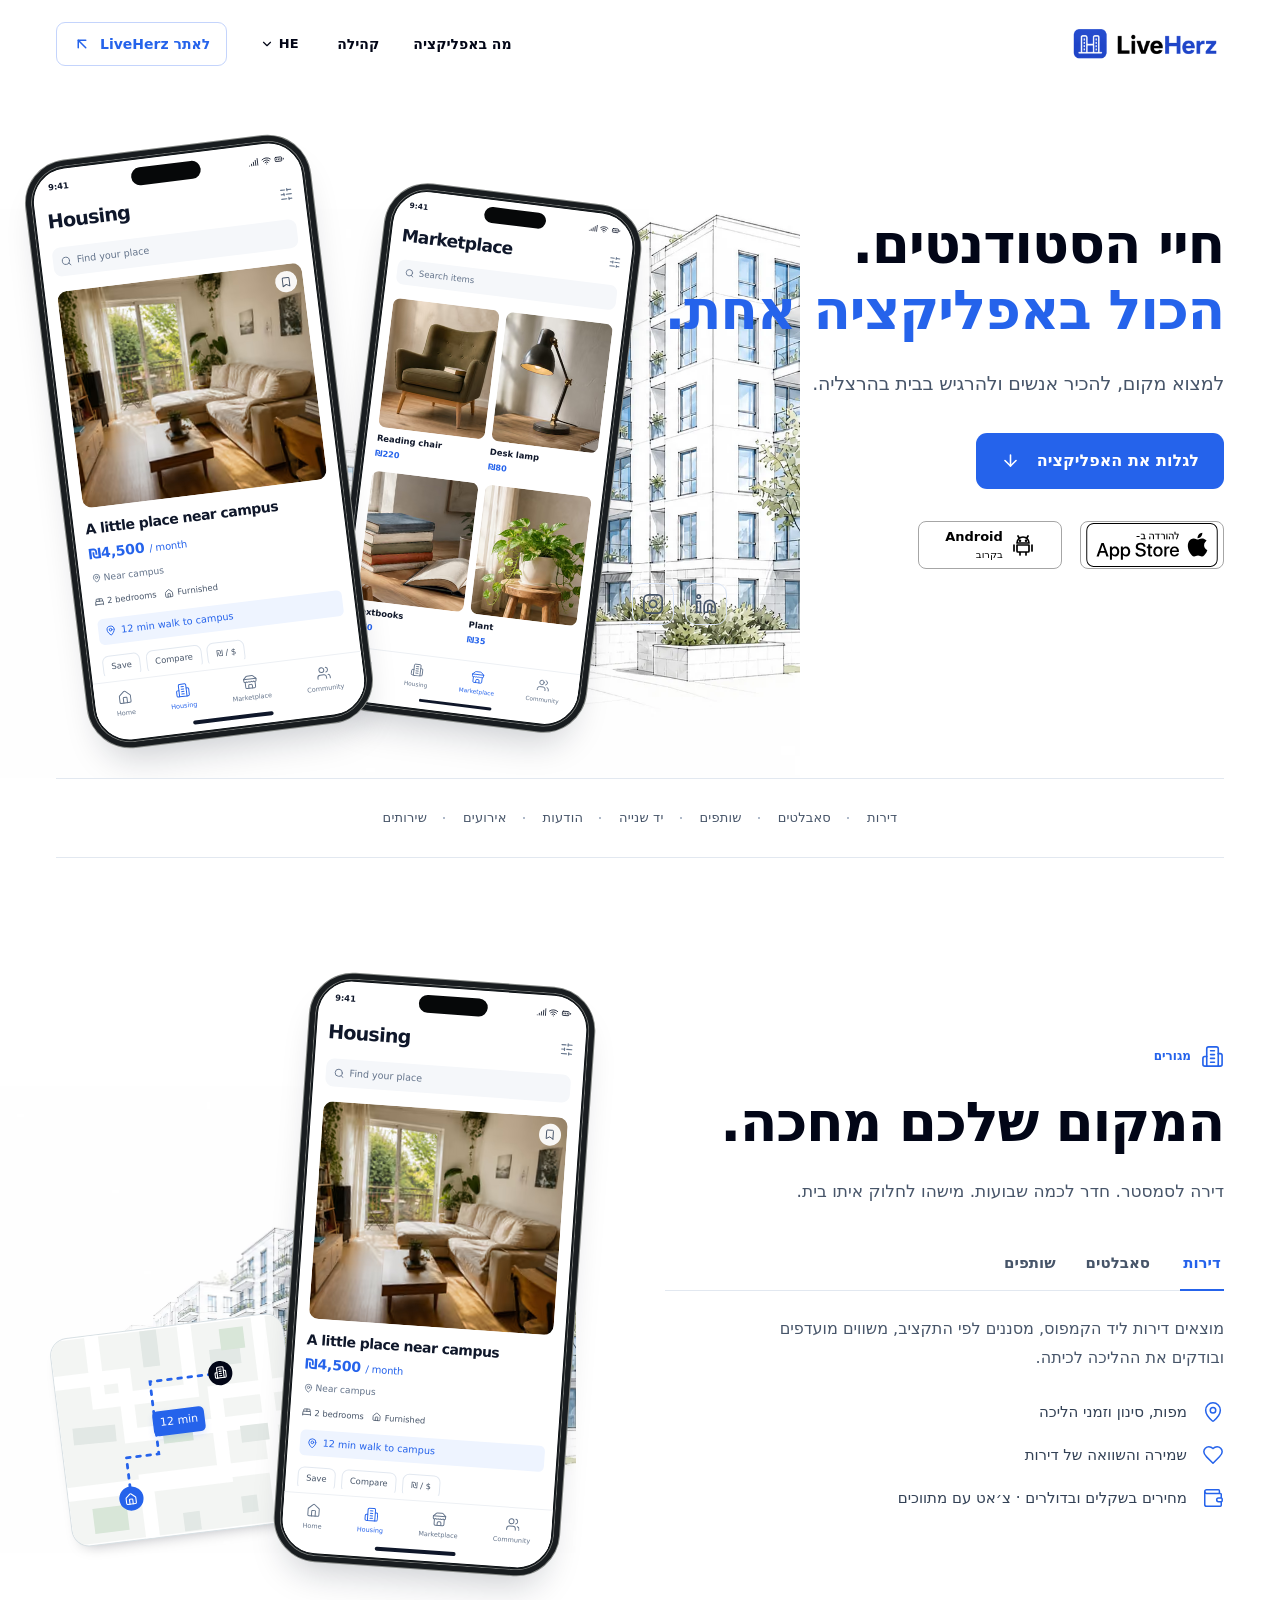
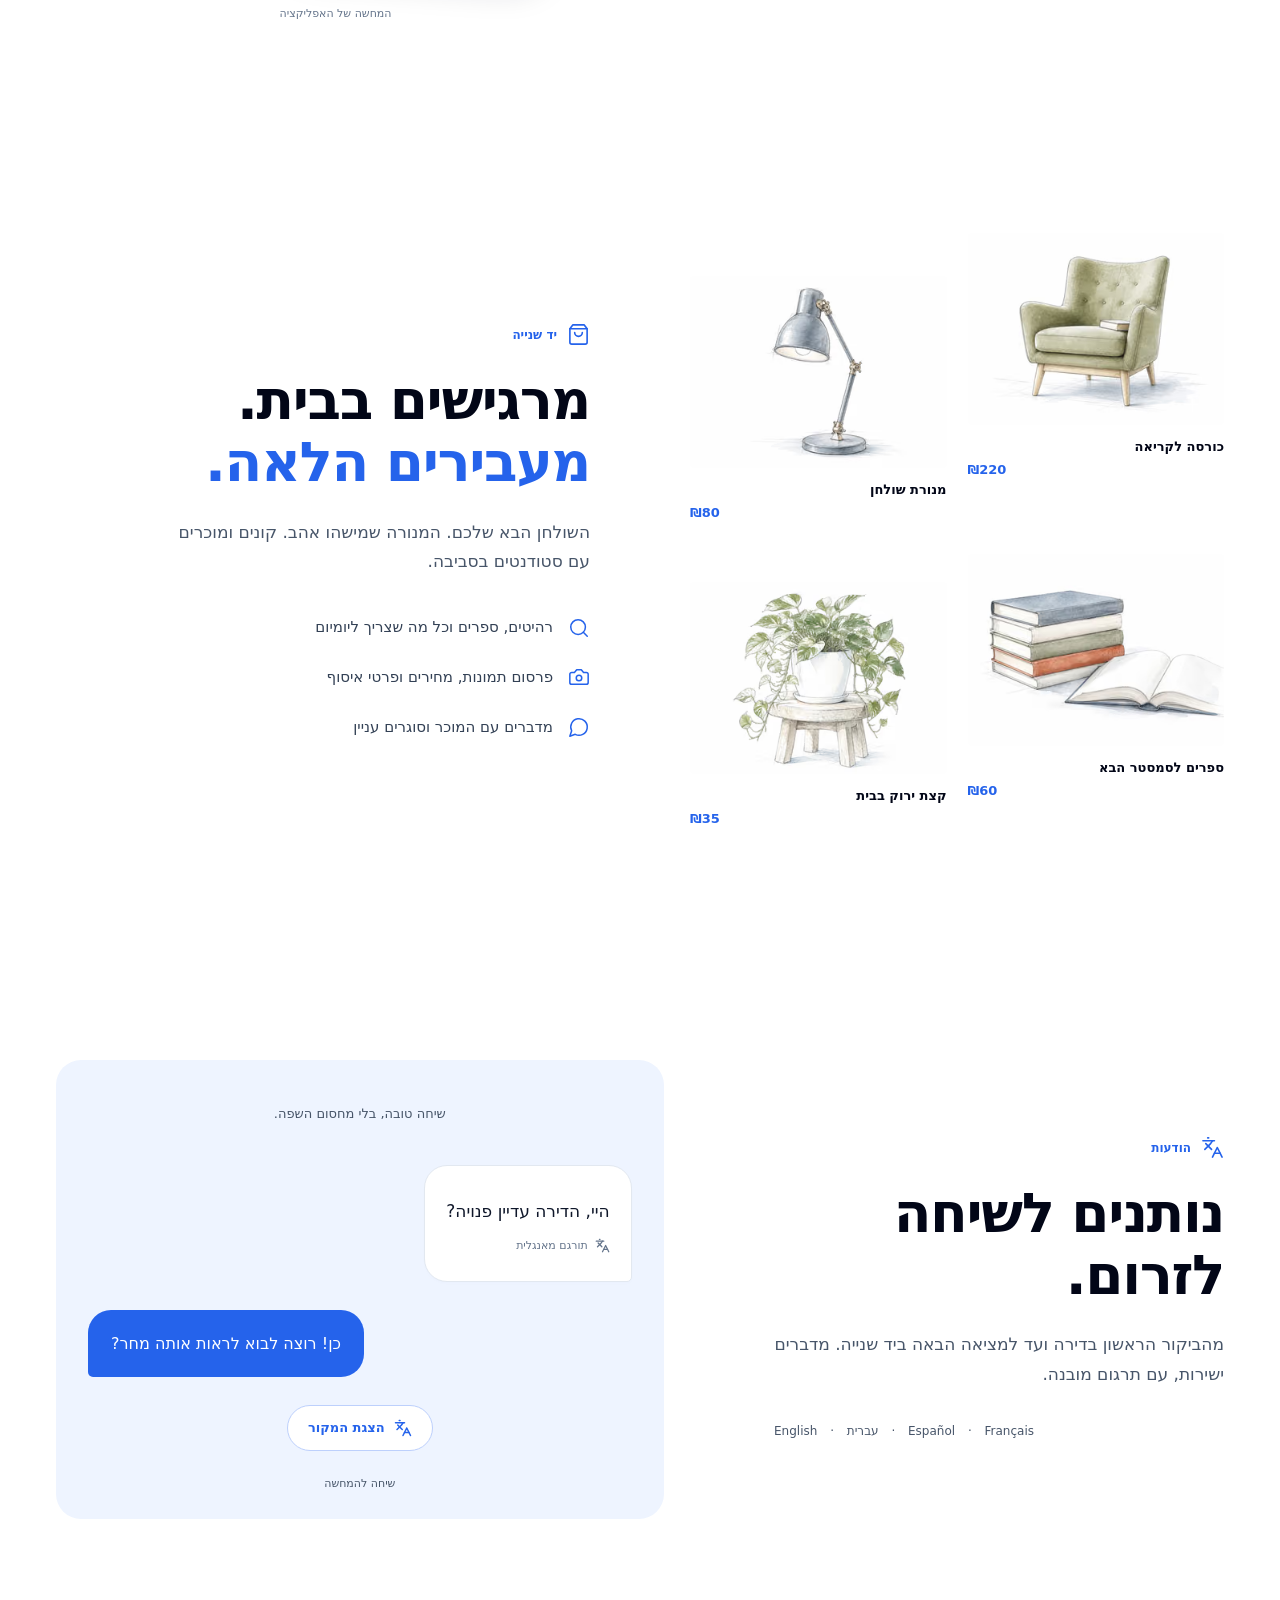
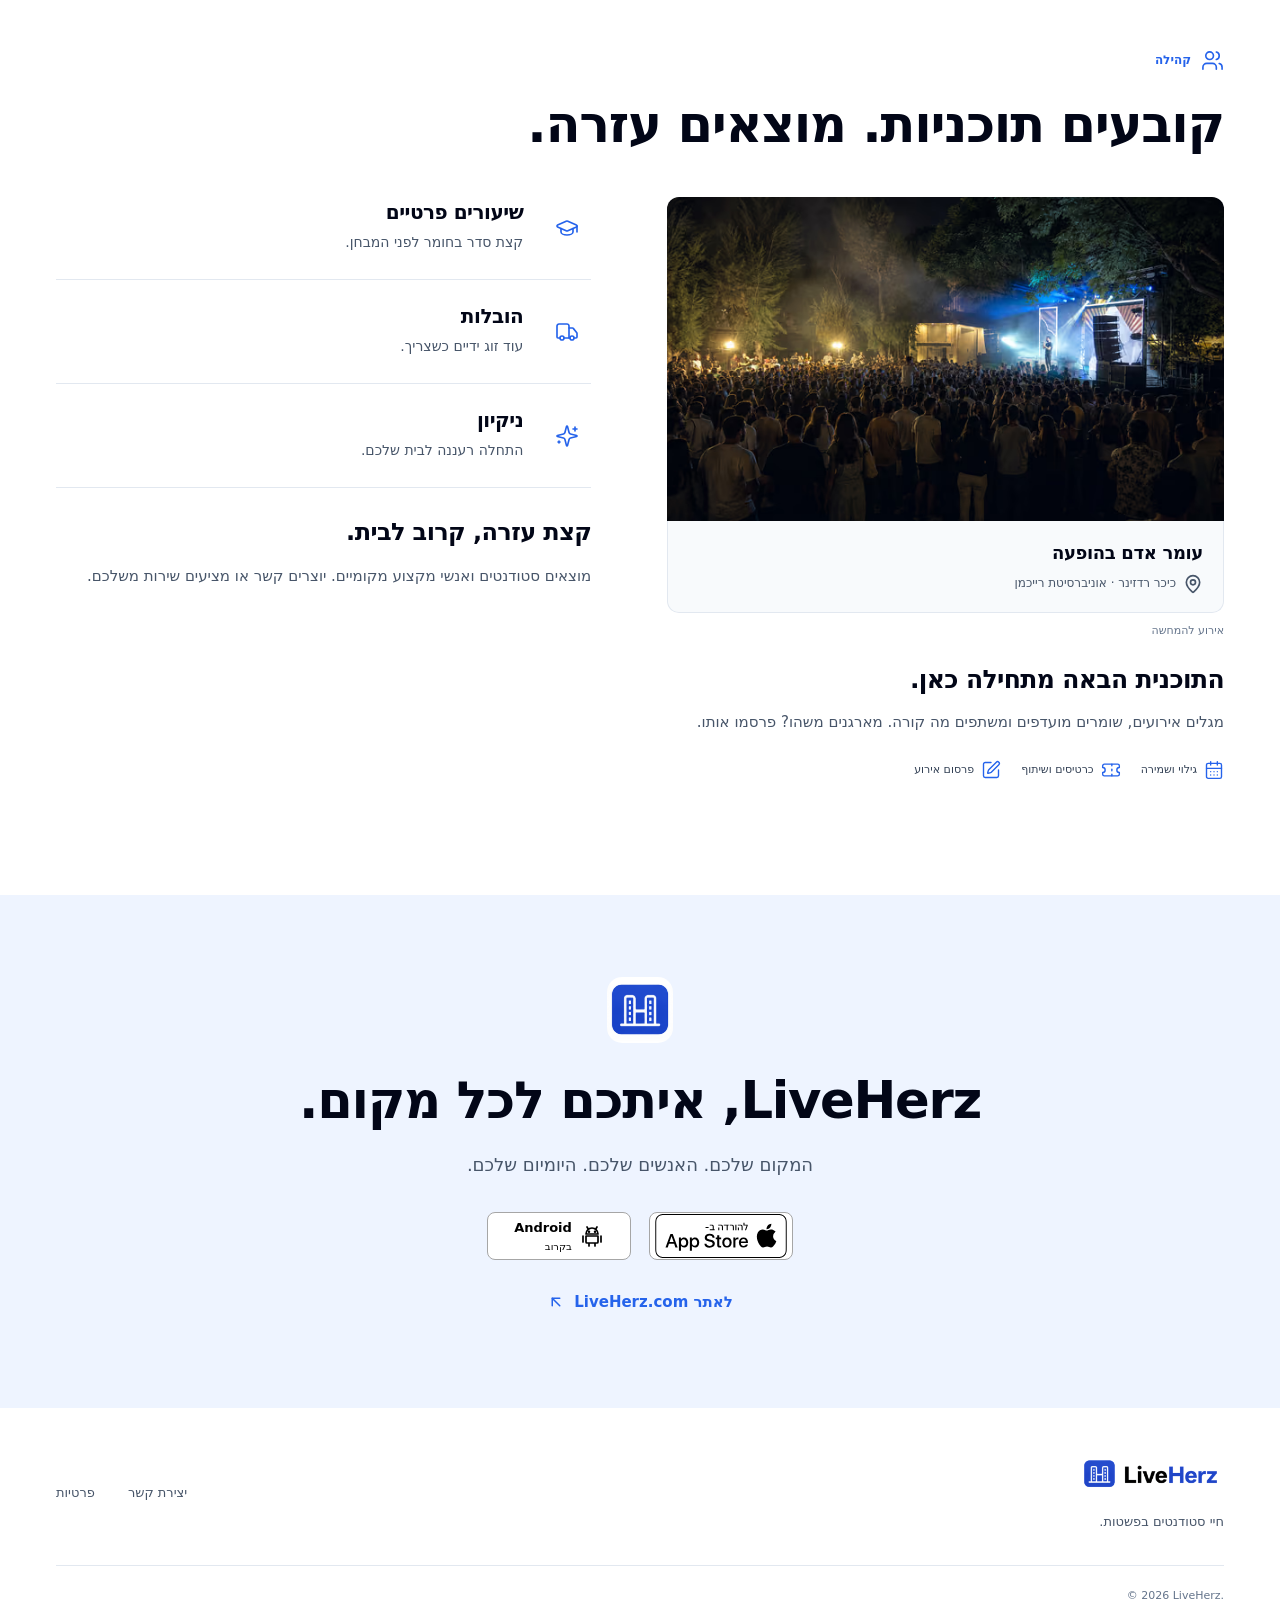
<file: he/index.html>
<!doctype html>
<html lang="he" dir="rtl" translate="no">
  <head>
    <meta charset="UTF-8" />
    <meta name="viewport" content="width=device-width, initial-scale=1.0" />
    <meta name="theme-color" content="#ffffff" />
    <meta name="apple-itunes-app" content="app-id=6805903536" />
    <link
      rel="icon"
      type="image/svg+xml"
      href="/assets/brand/favicon.svg"
    />
    <link rel="apple-touch-icon" href="/assets/brand/app-icon.png" />
    <title>LiveHerz — חיי הסטודנטים. הכול באפליקציה אחת.</title>
    <meta name="description" content="דירות, סאבלטים, שותפים, יד שנייה, הודעות מתורגמות, אירועים ושירותים לחיי הסטודנטים באזור הרצליה. זמין ב־iOS. בקרוב ב־Android." />
    <link rel="canonical" href="https://liveherz.app/he/" />
    <link rel="alternate" hreflang="en" href="https://liveherz.app/" />
    <link rel="alternate" hreflang="he" href="https://liveherz.app/he/" />
    <link rel="alternate" hreflang="es" href="https://liveherz.app/es/" />
    <link rel="alternate" hreflang="fr" href="https://liveherz.app/fr/" />
    <link rel="alternate" hreflang="x-default" href="https://liveherz.app/" />
    <meta property="og:type" content="website" />
    <meta property="og:site_name" content="LiveHerz" />
    <meta property="og:locale" content="he_IL" />
    <meta property="og:locale:alternate" content="en_US" />
    <meta property="og:locale:alternate" content="es_ES" />
    <meta property="og:locale:alternate" content="fr_FR" />
    <meta property="og:title" content="LiveHerz — חיי הסטודנטים. הכול באפליקציה אחת." />
    <meta property="og:description" content="דירות, סאבלטים, שותפים, יד שנייה, הודעות מתורגמות, אירועים ושירותים לחיי הסטודנטים באזור הרצליה. זמין ב־iOS. בקרוב ב־Android." />
    <meta property="og:url" content="https://liveherz.app/he/" />
    <meta property="og:image" content="https://liveherz.app/assets/social/he.png" />
    <meta property="og:image:alt" content="חיי הסטודנטים. הכול באפליקציה אחת. המחשות של דירות ויד שנייה ב־LiveHerz." />
    <meta property="og:image:width" content="1200" />
    <meta property="og:image:height" content="630" />
    <meta name="twitter:image:alt" content="חיי הסטודנטים. הכול באפליקציה אחת. המחשות של דירות ויד שנייה ב־LiveHerz." />
    <meta name="twitter:card" content="summary_large_image" />
    <meta name="twitter:title" content="LiveHerz — חיי הסטודנטים. הכול באפליקציה אחת." />
    <meta name="twitter:description" content="דירות, סאבלטים, שותפים, יד שנייה, הודעות מתורגמות, אירועים ושירותים לחיי הסטודנטים באזור הרצליה. זמין ב־iOS. בקרוב ב־Android." />
    <meta name="twitter:image" content="https://liveherz.app/assets/social/he.png" />
    
    <script type="module" crossorigin src="/assets/index-BYeHzxJh.js"></script>
    <link rel="stylesheet" crossorigin href="/assets/index-BbTCknX3.css">
  </head>
  <body>
    <div id="root"><a class="skip-link" href="#main">דילוג לתוכן</a><header class="site-header"><div class="page-width header-inner"><a class="brand " href="/he/" aria-label="עמוד הבית של LiveHerz"><img src="/assets/brand/wordmark.png" width="533" height="149" alt="LiveHerz"/></a><nav class="desktop-nav" aria-label="מה באפליקציה"><a href="#features">מה באפליקציה</a><a href="#community">קהילה</a></nav><div class="header-actions"><div class="language-select"><span aria-hidden="true">HE</span><svg xmlns="http://www.w3.org/2000/svg" width="14" height="14" viewBox="0 0 24 24" fill="none" stroke="currentColor" stroke-width="2" stroke-linecap="round" stroke-linejoin="round" class="lucide lucide-chevron-down" aria-hidden="true"><path d="m6 9 6 6 6-6"></path></svg><select aria-label="בחירת שפה"><option value="en" lang="en">English</option><option value="he" lang="he" selected="">עברית</option><option value="es" lang="es">Español</option><option value="fr" lang="fr">Français</option></select></div><a href="https://liveherz.com/" class="website-link header-website" target="_blank" rel="noopener noreferrer">לאתר LiveHerz<svg xmlns="http://www.w3.org/2000/svg" width="18" height="18" viewBox="0 0 24 24" fill="none" stroke="currentColor" stroke-width="2" stroke-linecap="round" stroke-linejoin="round" class="lucide lucide-arrow-up-right directional-icon" aria-hidden="true"><path d="M7 7h10v10"></path><path d="M7 17 17 7"></path></svg></a><button class="menu-button" type="button" aria-label="פתיחת תפריט" aria-expanded="false" aria-controls="mobile-menu"><svg xmlns="http://www.w3.org/2000/svg" width="23" height="23" viewBox="0 0 24 24" fill="none" stroke="currentColor" stroke-width="2" stroke-linecap="round" stroke-linejoin="round" class="lucide lucide-menu"><line x1="4" x2="20" y1="12" y2="12"></line><line x1="4" x2="20" y1="6" y2="6"></line><line x1="4" x2="20" y1="18" y2="18"></line></svg></button></div></div><nav class="mobile-menu" id="mobile-menu" hidden="" aria-label="מה באפליקציה"><a href="#features">מה באפליקציה</a><a href="#community">קהילה</a><a href="https://liveherz.com/" class="website-link " target="_blank" rel="noopener noreferrer">לאתר LiveHerz<svg xmlns="http://www.w3.org/2000/svg" width="18" height="18" viewBox="0 0 24 24" fill="none" stroke="currentColor" stroke-width="2" stroke-linecap="round" stroke-linejoin="round" class="lucide lucide-arrow-up-right directional-icon" aria-hidden="true"><path d="M7 7h10v10"></path><path d="M7 17 17 7"></path></svg></a></nav></header><main id="main" tabindex="-1"><section class="hero" aria-labelledby="hero-title"><img class="hero-architecture" src="/assets/brand/architecture.webp" width="1672" height="941" alt=""/><div class="page-width hero-grid"><div class="hero-copy"><h1 id="hero-title">חיי הסטודנטים.<span>הכול באפליקציה אחת.</span></h1><p>למצוא מקום, להכיר אנשים ולהרגיש בבית בהרצליה.</p><a class="primary-button" href="#features">לגלות את האפליקציה<svg xmlns="http://www.w3.org/2000/svg" width="19" height="19" viewBox="0 0 24 24" fill="none" stroke="currentColor" stroke-width="2" stroke-linecap="round" stroke-linejoin="round" class="lucide lucide-arrow-down" aria-hidden="true"><path d="M12 5v14"></path><path d="m19 12-7 7-7-7"></path></svg></a><div class="platform-statuses platform-statuses-compact" aria-label="זמינות האפליקציה"><a href="https://apps.apple.com/us/app/liveherz/id6805903536" class="store-download" aria-label="להורדה עבור iOS"><img src="/assets/badges/apple-white-matched-he.svg" alt="להורדה עבור iOS" width="180" height="60"/></a><div class="platform-status" data-platform="android"><svg viewBox="0 0 24 24" fill="none" stroke="currentColor" stroke-width="1.7" stroke-linecap="round" stroke-linejoin="round" aria-hidden="true" width="32" height="32"><path d="m7 3 1.5 2.5M17 3l-1.5 2.5M6 10a6 6 0 0 1 12 0H6ZM6 12h12v6a1 1 0 0 1-1 1H7a1 1 0 0 1-1-1v-6ZM3 12v6m18-6v6M9 19v3m6-3v3"></path><path d="M9 7.8h.01M15 7.8h.01" stroke-width="2.5"></path></svg><div><strong dir="ltr">Android</strong><span>בקרוב</span></div></div></div><nav class="hero-social-links" aria-label="יצירת קשר"><a href="https://www.instagram.com/liveherz/" target="_blank" rel="noopener noreferrer" aria-label="אינסטגרם"><svg xmlns="http://www.w3.org/2000/svg" width="22" height="22" viewBox="0 0 24 24" fill="none" stroke="currentColor" stroke-width="1.8" stroke-linecap="round" stroke-linejoin="round" class="lucide lucide-instagram" aria-hidden="true"><rect width="20" height="20" x="2" y="2" rx="5" ry="5"></rect><path d="M16 11.37A4 4 0 1 1 12.63 8 4 4 0 0 1 16 11.37z"></path><line x1="17.5" x2="17.51" y1="6.5" y2="6.5"></line></svg></a><a href="https://www.linkedin.com/in/live-herz-9b8230414/?skipRedirect=true" target="_blank" rel="noopener noreferrer" aria-label="לינקדאין"><svg xmlns="http://www.w3.org/2000/svg" width="22" height="22" viewBox="0 0 24 24" fill="none" stroke="currentColor" stroke-width="1.8" stroke-linecap="round" stroke-linejoin="round" class="lucide lucide-linkedin" aria-hidden="true"><path d="M16 8a6 6 0 0 1 6 6v7h-4v-7a2 2 0 0 0-2-2 2 2 0 0 0-2 2v7h-4v-7a6 6 0 0 1 6-6z"></path><rect width="4" height="12" x="2" y="9"></rect><circle cx="4" cy="4" r="2"></circle></svg></a></nav></div><div class="hero-phones"><div class="device hero-phone-primary" data-kind="apartments" role="img" aria-label="המחשה של מסך דירות באפליקציה עם דירה לדוגמה ליד הקמפוס" dir="ltr" lang="en"><div class="device-screen" aria-hidden="true"><div class="phone-status"><span>9:41</span><div class="phone-island"></div><span class="phone-signal"><svg xmlns="http://www.w3.org/2000/svg" width="24" height="24" viewBox="0 0 24 24" fill="none" stroke="currentColor" stroke-width="2" stroke-linecap="round" stroke-linejoin="round" class="lucide lucide-signal"><path d="M2 20h.01"></path><path d="M7 20v-4"></path><path d="M12 20v-8"></path><path d="M17 20V8"></path><path d="M22 4v16"></path></svg><svg xmlns="http://www.w3.org/2000/svg" width="24" height="24" viewBox="0 0 24 24" fill="none" stroke="currentColor" stroke-width="2" stroke-linecap="round" stroke-linejoin="round" class="lucide lucide-wifi"><path d="M12 20h.01"></path><path d="M2 8.82a15 15 0 0 1 20 0"></path><path d="M5 12.859a10 10 0 0 1 14 0"></path><path d="M8.5 16.429a5 5 0 0 1 7 0"></path></svg><svg xmlns="http://www.w3.org/2000/svg" width="24" height="24" viewBox="0 0 24 24" fill="none" stroke="currentColor" stroke-width="2" stroke-linecap="round" stroke-linejoin="round" class="lucide lucide-battery-full"><rect width="16" height="10" x="2" y="7" rx="2" ry="2"></rect><line x1="22" x2="22" y1="11" y2="13"></line><line x1="6" x2="6" y1="11" y2="13"></line><line x1="10" x2="10" y1="11" y2="13"></line><line x1="14" x2="14" y1="11" y2="13"></line></svg></span></div><div class="preview-content"><div class="preview-heading">Housing<svg xmlns="http://www.w3.org/2000/svg" width="17" height="17" viewBox="0 0 24 24" fill="none" stroke="currentColor" stroke-width="2" stroke-linecap="round" stroke-linejoin="round" class="lucide lucide-sliders-horizontal"><line x1="21" x2="14" y1="4" y2="4"></line><line x1="10" x2="3" y1="4" y2="4"></line><line x1="21" x2="12" y1="12" y2="12"></line><line x1="8" x2="3" y1="12" y2="12"></line><line x1="21" x2="16" y1="20" y2="20"></line><line x1="12" x2="3" y1="20" y2="20"></line><line x1="14" x2="14" y1="2" y2="6"></line><line x1="8" x2="8" y1="10" y2="14"></line><line x1="16" x2="16" y1="18" y2="22"></line></svg></div><div class="preview-search"><svg xmlns="http://www.w3.org/2000/svg" width="12" height="12" viewBox="0 0 24 24" fill="none" stroke="currentColor" stroke-width="2" stroke-linecap="round" stroke-linejoin="round" class="lucide lucide-search"><circle cx="11" cy="11" r="8"></circle><path d="m21 21-4.3-4.3"></path></svg><span>Find your place</span></div><div class="preview-listing-photo"><picture class=""><source type="image/avif" srcSet="/assets/photos/apartment-320.avif 320w, /assets/photos/apartment-640.avif 640w, /assets/photos/apartment-1100.avif 1100w" sizes="(max-width: 700px) 200px, 320px"/><img src="/assets/photos/apartment-640.webp" srcSet="/assets/photos/apartment-320.webp 320w, /assets/photos/apartment-640.webp 640w, /assets/photos/apartment-1100.webp 1100w" sizes="(max-width: 700px) 200px, 320px" alt="" width="1100" height="825" loading="eager" fetchpriority="high" decoding="async"/></picture><span class="preview-save"><svg xmlns="http://www.w3.org/2000/svg" width="15" height="15" viewBox="0 0 24 24" fill="none" stroke="currentColor" stroke-width="2" stroke-linecap="round" stroke-linejoin="round" class="lucide lucide-bookmark"><path d="m19 21-7-4-7 4V5a2 2 0 0 1 2-2h10a2 2 0 0 1 2 2v16z"></path></svg></span></div><div class="preview-listing-title">A little place near campus</div><div class="preview-price">₪4,500<!-- --> <span>/ month</span></div><div class="preview-location"><svg xmlns="http://www.w3.org/2000/svg" width="12" height="12" viewBox="0 0 24 24" fill="none" stroke="currentColor" stroke-width="2" stroke-linecap="round" stroke-linejoin="round" class="lucide lucide-map-pin"><path d="M20 10c0 4.993-5.539 10.193-7.399 11.799a1 1 0 0 1-1.202 0C9.539 20.193 4 14.993 4 10a8 8 0 0 1 16 0"></path><circle cx="12" cy="10" r="3"></circle></svg>Near campus</div><div class="preview-facts"><span><svg xmlns="http://www.w3.org/2000/svg" width="12" height="12" viewBox="0 0 24 24" fill="none" stroke="currentColor" stroke-width="2" stroke-linecap="round" stroke-linejoin="round" class="lucide lucide-bed-double"><path d="M2 20v-8a2 2 0 0 1 2-2h16a2 2 0 0 1 2 2v8"></path><path d="M4 10V6a2 2 0 0 1 2-2h12a2 2 0 0 1 2 2v4"></path><path d="M12 4v6"></path><path d="M2 18h20"></path></svg>2 bedrooms</span><span><svg xmlns="http://www.w3.org/2000/svg" width="12" height="12" viewBox="0 0 24 24" fill="none" stroke="currentColor" stroke-width="2" stroke-linecap="round" stroke-linejoin="round" class="lucide lucide-house"><path d="M15 21v-8a1 1 0 0 0-1-1h-4a1 1 0 0 0-1 1v8"></path><path d="M3 10a2 2 0 0 1 .709-1.528l7-5.999a2 2 0 0 1 2.582 0l7 5.999A2 2 0 0 1 21 10v9a2 2 0 0 1-2 2H5a2 2 0 0 1-2-2z"></path></svg>Furnished</span></div><div class="preview-walking"><span><svg xmlns="http://www.w3.org/2000/svg" width="14" height="14" viewBox="0 0 24 24" fill="none" stroke="currentColor" stroke-width="2" stroke-linecap="round" stroke-linejoin="round" class="lucide lucide-map-pin"><path d="M20 10c0 4.993-5.539 10.193-7.399 11.799a1 1 0 0 1-1.202 0C9.539 20.193 4 14.993 4 10a8 8 0 0 1 16 0"></path><circle cx="12" cy="10" r="3"></circle></svg></span>12 min walk to campus</div><div class="preview-chip-row"><span>Save</span><span>Compare</span><span>₪ / $</span></div></div><div class="preview-nav"><div class=""><svg xmlns="http://www.w3.org/2000/svg" width="18" height="18" viewBox="0 0 24 24" fill="none" stroke="currentColor" stroke-width="1.6" stroke-linecap="round" stroke-linejoin="round" class="lucide lucide-house"><path d="M15 21v-8a1 1 0 0 0-1-1h-4a1 1 0 0 0-1 1v8"></path><path d="M3 10a2 2 0 0 1 .709-1.528l7-5.999a2 2 0 0 1 2.582 0l7 5.999A2 2 0 0 1 21 10v9a2 2 0 0 1-2 2H5a2 2 0 0 1-2-2z"></path></svg><span>Home</span></div><div class="active"><svg xmlns="http://www.w3.org/2000/svg" width="18" height="18" viewBox="0 0 24 24" fill="none" stroke="currentColor" stroke-width="1.6" stroke-linecap="round" stroke-linejoin="round" class="lucide lucide-building2"><path d="M6 22V4a2 2 0 0 1 2-2h8a2 2 0 0 1 2 2v18Z"></path><path d="M6 12H4a2 2 0 0 0-2 2v6a2 2 0 0 0 2 2h2"></path><path d="M18 9h2a2 2 0 0 1 2 2v9a2 2 0 0 1-2 2h-2"></path><path d="M10 6h4"></path><path d="M10 10h4"></path><path d="M10 14h4"></path><path d="M10 18h4"></path></svg><span>Housing</span></div><div class=""><svg xmlns="http://www.w3.org/2000/svg" width="18" height="18" viewBox="0 0 24 24" fill="none" stroke="currentColor" stroke-width="1.6" stroke-linecap="round" stroke-linejoin="round" class="lucide lucide-store"><path d="m2 7 4.41-4.41A2 2 0 0 1 7.83 2h8.34a2 2 0 0 1 1.42.59L22 7"></path><path d="M4 12v8a2 2 0 0 0 2 2h12a2 2 0 0 0 2-2v-8"></path><path d="M15 22v-4a2 2 0 0 0-2-2h-2a2 2 0 0 0-2 2v4"></path><path d="M2 7h20"></path><path d="M22 7v3a2 2 0 0 1-2 2a2.7 2.7 0 0 1-1.59-.63.7.7 0 0 0-.82 0A2.7 2.7 0 0 1 16 12a2.7 2.7 0 0 1-1.59-.63.7.7 0 0 0-.82 0A2.7 2.7 0 0 1 12 12a2.7 2.7 0 0 1-1.59-.63.7.7 0 0 0-.82 0A2.7 2.7 0 0 1 8 12a2.7 2.7 0 0 1-1.59-.63.7.7 0 0 0-.82 0A2.7 2.7 0 0 1 4 12a2 2 0 0 1-2-2V7"></path></svg><span>Marketplace</span></div><div class=""><svg xmlns="http://www.w3.org/2000/svg" width="18" height="18" viewBox="0 0 24 24" fill="none" stroke="currentColor" stroke-width="1.6" stroke-linecap="round" stroke-linejoin="round" class="lucide lucide-users"><path d="M16 21v-2a4 4 0 0 0-4-4H6a4 4 0 0 0-4 4v2"></path><circle cx="9" cy="7" r="4"></circle><path d="M22 21v-2a4 4 0 0 0-3-3.87"></path><path d="M16 3.13a4 4 0 0 1 0 7.75"></path></svg><span>Community</span></div></div><div class="home-indicator"></div></div></div><div class="device hero-phone-secondary" data-kind="market" role="img" aria-label="המחשה של מסך יד שנייה עם פריטים לסטודנטים" dir="ltr" lang="en"><div class="device-screen" aria-hidden="true"><div class="phone-status"><span>9:41</span><div class="phone-island"></div><span class="phone-signal"><svg xmlns="http://www.w3.org/2000/svg" width="24" height="24" viewBox="0 0 24 24" fill="none" stroke="currentColor" stroke-width="2" stroke-linecap="round" stroke-linejoin="round" class="lucide lucide-signal"><path d="M2 20h.01"></path><path d="M7 20v-4"></path><path d="M12 20v-8"></path><path d="M17 20V8"></path><path d="M22 4v16"></path></svg><svg xmlns="http://www.w3.org/2000/svg" width="24" height="24" viewBox="0 0 24 24" fill="none" stroke="currentColor" stroke-width="2" stroke-linecap="round" stroke-linejoin="round" class="lucide lucide-wifi"><path d="M12 20h.01"></path><path d="M2 8.82a15 15 0 0 1 20 0"></path><path d="M5 12.859a10 10 0 0 1 14 0"></path><path d="M8.5 16.429a5 5 0 0 1 7 0"></path></svg><svg xmlns="http://www.w3.org/2000/svg" width="24" height="24" viewBox="0 0 24 24" fill="none" stroke="currentColor" stroke-width="2" stroke-linecap="round" stroke-linejoin="round" class="lucide lucide-battery-full"><rect width="16" height="10" x="2" y="7" rx="2" ry="2"></rect><line x1="22" x2="22" y1="11" y2="13"></line><line x1="6" x2="6" y1="11" y2="13"></line><line x1="10" x2="10" y1="11" y2="13"></line><line x1="14" x2="14" y1="11" y2="13"></line></svg></span></div><div class="preview-content"><div class="preview-heading">Marketplace<svg xmlns="http://www.w3.org/2000/svg" width="17" height="17" viewBox="0 0 24 24" fill="none" stroke="currentColor" stroke-width="2" stroke-linecap="round" stroke-linejoin="round" class="lucide lucide-sliders-horizontal"><line x1="21" x2="14" y1="4" y2="4"></line><line x1="10" x2="3" y1="4" y2="4"></line><line x1="21" x2="12" y1="12" y2="12"></line><line x1="8" x2="3" y1="12" y2="12"></line><line x1="21" x2="16" y1="20" y2="20"></line><line x1="12" x2="3" y1="20" y2="20"></line><line x1="14" x2="14" y1="2" y2="6"></line><line x1="8" x2="8" y1="10" y2="14"></line><line x1="16" x2="16" y1="18" y2="22"></line></svg></div><div class="preview-search"><svg xmlns="http://www.w3.org/2000/svg" width="12" height="12" viewBox="0 0 24 24" fill="none" stroke="currentColor" stroke-width="2" stroke-linecap="round" stroke-linejoin="round" class="lucide lucide-search"><circle cx="11" cy="11" r="8"></circle><path d="m21 21-4.3-4.3"></path></svg><span>Search items</span></div><div class="preview-market-grid"><div class="preview-market-item"><picture class=""><source type="image/avif" srcSet="/assets/photos/chair-320.avif 320w, /assets/photos/chair-640.avif 640w, /assets/photos/chair-1100.avif 1100w" sizes="140px"/><img src="/assets/photos/chair-640.webp" srcSet="/assets/photos/chair-320.webp 320w, /assets/photos/chair-640.webp 640w, /assets/photos/chair-1100.webp 1100w" sizes="140px" alt="" width="1100" height="825" loading="eager" fetchpriority="auto" decoding="async"/></picture><div>Reading chair</div><strong>₪220</strong></div><div class="preview-market-item"><picture class=""><source type="image/avif" srcSet="/assets/photos/lamp-320.avif 320w, /assets/photos/lamp-640.avif 640w, /assets/photos/lamp-1100.avif 1100w" sizes="140px"/><img src="/assets/photos/lamp-640.webp" srcSet="/assets/photos/lamp-320.webp 320w, /assets/photos/lamp-640.webp 640w, /assets/photos/lamp-1100.webp 1100w" sizes="140px" alt="" width="1100" height="825" loading="eager" fetchpriority="auto" decoding="async"/></picture><div>Desk lamp</div><strong>₪80</strong></div><div class="preview-market-item"><picture class=""><source type="image/avif" srcSet="/assets/photos/books-320.avif 320w, /assets/photos/books-640.avif 640w, /assets/photos/books-1100.avif 1100w" sizes="140px"/><img src="/assets/photos/books-640.webp" srcSet="/assets/photos/books-320.webp 320w, /assets/photos/books-640.webp 640w, /assets/photos/books-1100.webp 1100w" sizes="140px" alt="" width="1100" height="825" loading="eager" fetchpriority="auto" decoding="async"/></picture><div>Textbooks</div><strong>₪60</strong></div><div class="preview-market-item"><picture class=""><source type="image/avif" srcSet="/assets/photos/plant-320.avif 320w, /assets/photos/plant-640.avif 640w, /assets/photos/plant-1100.avif 1100w" sizes="140px"/><img src="/assets/photos/plant-640.webp" srcSet="/assets/photos/plant-320.webp 320w, /assets/photos/plant-640.webp 640w, /assets/photos/plant-1100.webp 1100w" sizes="140px" alt="" width="1100" height="825" loading="eager" fetchpriority="auto" decoding="async"/></picture><div>Plant</div><strong>₪35</strong></div></div></div><div class="preview-nav"><div class=""><svg xmlns="http://www.w3.org/2000/svg" width="18" height="18" viewBox="0 0 24 24" fill="none" stroke="currentColor" stroke-width="1.6" stroke-linecap="round" stroke-linejoin="round" class="lucide lucide-house"><path d="M15 21v-8a1 1 0 0 0-1-1h-4a1 1 0 0 0-1 1v8"></path><path d="M3 10a2 2 0 0 1 .709-1.528l7-5.999a2 2 0 0 1 2.582 0l7 5.999A2 2 0 0 1 21 10v9a2 2 0 0 1-2 2H5a2 2 0 0 1-2-2z"></path></svg><span>Home</span></div><div class=""><svg xmlns="http://www.w3.org/2000/svg" width="18" height="18" viewBox="0 0 24 24" fill="none" stroke="currentColor" stroke-width="1.6" stroke-linecap="round" stroke-linejoin="round" class="lucide lucide-building2"><path d="M6 22V4a2 2 0 0 1 2-2h8a2 2 0 0 1 2 2v18Z"></path><path d="M6 12H4a2 2 0 0 0-2 2v6a2 2 0 0 0 2 2h2"></path><path d="M18 9h2a2 2 0 0 1 2 2v9a2 2 0 0 1-2 2h-2"></path><path d="M10 6h4"></path><path d="M10 10h4"></path><path d="M10 14h4"></path><path d="M10 18h4"></path></svg><span>Housing</span></div><div class="active"><svg xmlns="http://www.w3.org/2000/svg" width="18" height="18" viewBox="0 0 24 24" fill="none" stroke="currentColor" stroke-width="1.6" stroke-linecap="round" stroke-linejoin="round" class="lucide lucide-store"><path d="m2 7 4.41-4.41A2 2 0 0 1 7.83 2h8.34a2 2 0 0 1 1.42.59L22 7"></path><path d="M4 12v8a2 2 0 0 0 2 2h12a2 2 0 0 0 2-2v-8"></path><path d="M15 22v-4a2 2 0 0 0-2-2h-2a2 2 0 0 0-2 2v4"></path><path d="M2 7h20"></path><path d="M22 7v3a2 2 0 0 1-2 2a2.7 2.7 0 0 1-1.59-.63.7.7 0 0 0-.82 0A2.7 2.7 0 0 1 16 12a2.7 2.7 0 0 1-1.59-.63.7.7 0 0 0-.82 0A2.7 2.7 0 0 1 12 12a2.7 2.7 0 0 1-1.59-.63.7.7 0 0 0-.82 0A2.7 2.7 0 0 1 8 12a2.7 2.7 0 0 1-1.59-.63.7.7 0 0 0-.82 0A2.7 2.7 0 0 1 4 12a2 2 0 0 1-2-2V7"></path></svg><span>Marketplace</span></div><div class=""><svg xmlns="http://www.w3.org/2000/svg" width="18" height="18" viewBox="0 0 24 24" fill="none" stroke="currentColor" stroke-width="1.6" stroke-linecap="round" stroke-linejoin="round" class="lucide lucide-users"><path d="M16 21v-2a4 4 0 0 0-4-4H6a4 4 0 0 0-4 4v2"></path><circle cx="9" cy="7" r="4"></circle><path d="M22 21v-2a4 4 0 0 0-3-3.87"></path><path d="M16 3.13a4 4 0 0 1 0 7.75"></path></svg><span>Community</span></div></div><div class="home-indicator"></div></div></div></div></div></section><div class="page-width feature-rail"><a href="#features">דירות</a><a href="#features">סאבלטים</a><a href="#features">שותפים</a><a href="#marketplace">יד שנייה</a><a href="#messages">הודעות</a><a href="#community">אירועים</a><a href="#services">שירותים</a></div><section class="section housing-section" id="features" aria-labelledby="housing-title"><div class="page-width split-layout housing-layout"><div class="reveal section-copy housing-copy"><div class="section-label"><svg xmlns="http://www.w3.org/2000/svg" width="23" height="23" viewBox="0 0 24 24" fill="none" stroke="currentColor" stroke-width="1.7" stroke-linecap="round" stroke-linejoin="round" class="lucide lucide-building2" aria-hidden="true"><path d="M6 22V4a2 2 0 0 1 2-2h8a2 2 0 0 1 2 2v18Z"></path><path d="M6 12H4a2 2 0 0 0-2 2v6a2 2 0 0 0 2 2h2"></path><path d="M18 9h2a2 2 0 0 1 2 2v9a2 2 0 0 1-2 2h-2"></path><path d="M10 6h4"></path><path d="M10 10h4"></path><path d="M10 14h4"></path><path d="M10 18h4"></path></svg><span>מגורים</span></div><h2 id="housing-title">המקום שלכם מחכה.</h2><p class="section-intro">דירה לסמסטר. חדר לכמה שבועות. מישהו לחלוק איתו בית.</p><div class="housing-tabs" role="tablist" aria-label="אפשרויות מגורים"><button type="button" role="tab" id="tab-apartments" aria-selected="true" aria-controls="panel-apartments" tabindex="0">דירות</button><button type="button" role="tab" id="tab-sublets" aria-selected="false" aria-controls="panel-sublets" tabindex="-1">סאבלטים</button><button type="button" role="tab" id="tab-roommates" aria-selected="false" aria-controls="panel-roommates" tabindex="-1">שותפים</button></div><div class="housing-panels"><div class="housing-panel" role="tabpanel" id="panel-apartments" aria-labelledby="tab-apartments" tabindex="0"><p>מוצאים דירות ליד הקמפוס, מסננים לפי התקציב, משווים מועדפים ובודקים את ההליכה לכיתה.</p><ul class="detail-list "><li><svg xmlns="http://www.w3.org/2000/svg" width="22" height="22" viewBox="0 0 24 24" fill="none" stroke="currentColor" stroke-width="1.65" stroke-linecap="round" stroke-linejoin="round" class="lucide lucide-map-pin" aria-hidden="true"><path d="M20 10c0 4.993-5.539 10.193-7.399 11.799a1 1 0 0 1-1.202 0C9.539 20.193 4 14.993 4 10a8 8 0 0 1 16 0"></path><circle cx="12" cy="10" r="3"></circle></svg><span>מפות, סינון וזמני הליכה</span></li><li><svg xmlns="http://www.w3.org/2000/svg" width="22" height="22" viewBox="0 0 24 24" fill="none" stroke="currentColor" stroke-width="1.65" stroke-linecap="round" stroke-linejoin="round" class="lucide lucide-heart" aria-hidden="true"><path d="M19 14c1.49-1.46 3-3.21 3-5.5A5.5 5.5 0 0 0 16.5 3c-1.76 0-3 .5-4.5 2-1.5-1.5-2.74-2-4.5-2A5.5 5.5 0 0 0 2 8.5c0 2.3 1.5 4.05 3 5.5l7 7Z"></path></svg><span>שמירה והשוואה של דירות</span></li><li><svg xmlns="http://www.w3.org/2000/svg" width="22" height="22" viewBox="0 0 24 24" fill="none" stroke="currentColor" stroke-width="1.65" stroke-linecap="round" stroke-linejoin="round" class="lucide lucide-wallet" aria-hidden="true"><path d="M19 7V4a1 1 0 0 0-1-1H5a2 2 0 0 0 0 4h15a1 1 0 0 1 1 1v4h-3a2 2 0 0 0 0 4h3a1 1 0 0 0 1-1v-2a1 1 0 0 0-1-1"></path><path d="M3 5v14a2 2 0 0 0 2 2h15a1 1 0 0 0 1-1v-4"></path></svg><span>מחירים בשקלים ובדולרים · צ׳אט עם מתווכים</span></li></ul></div><div class="housing-panel" role="tabpanel" id="panel-sublets" aria-labelledby="tab-sublets" hidden="" tabindex="0"><p>נוסעים או בדיוק מגיעים? מוצאים מקום לתקופה קצרה, מפרסמים חדר או מספרים מה מחפשים.</p><ul class="detail-list "><li><svg xmlns="http://www.w3.org/2000/svg" width="22" height="22" viewBox="0 0 24 24" fill="none" stroke="currentColor" stroke-width="1.65" stroke-linecap="round" stroke-linejoin="round" class="lucide lucide-search" aria-hidden="true"><circle cx="11" cy="11" r="8"></circle><path d="m21 21-4.3-4.3"></path></svg><span>הצעות ובקשות לסאבלט</span></li><li><svg xmlns="http://www.w3.org/2000/svg" width="22" height="22" viewBox="0 0 24 24" fill="none" stroke="currentColor" stroke-width="1.65" stroke-linecap="round" stroke-linejoin="round" class="lucide lucide-calendar-days" aria-hidden="true"><path d="M8 2v4"></path><path d="M16 2v4"></path><rect width="18" height="18" x="3" y="4" rx="2"></rect><path d="M3 10h18"></path><path d="M8 14h.01"></path><path d="M12 14h.01"></path><path d="M16 14h.01"></path><path d="M8 18h.01"></path><path d="M12 18h.01"></path><path d="M16 18h.01"></path></svg><span>תאריכים, תמונות ופרטי שכירות</span></li><li><svg xmlns="http://www.w3.org/2000/svg" width="22" height="22" viewBox="0 0 24 24" fill="none" stroke="currentColor" stroke-width="1.65" stroke-linecap="round" stroke-linejoin="round" class="lucide lucide-message-circle" aria-hidden="true"><path d="M7.9 20A9 9 0 1 0 4 16.1L2 22Z"></path></svg><span>פרסום חדר · הודעות ישירות</span></li></ul></div><div class="housing-panel" role="tabpanel" id="panel-roommates" aria-labelledby="tab-roommates" hidden="" tabindex="0"><p>מוצאים אנשים שמתאים לגור איתם. מכירים דרך פרופילים, מוצאים התאמה ומתחילים לדבר.</p><ul class="detail-list "><li><svg xmlns="http://www.w3.org/2000/svg" width="22" height="22" viewBox="0 0 24 24" fill="none" stroke="currentColor" stroke-width="1.65" stroke-linecap="round" stroke-linejoin="round" class="lucide lucide-users" aria-hidden="true"><path d="M16 21v-2a4 4 0 0 0-4-4H6a4 4 0 0 0-4 4v2"></path><circle cx="9" cy="7" r="4"></circle><path d="M22 21v-2a4 4 0 0 0-3-3.87"></path><path d="M16 3.13a4 4 0 0 1 0 7.75"></path></svg><span>פרופילים, העדפות ואורח חיים</span></li><li><svg xmlns="http://www.w3.org/2000/svg" width="22" height="22" viewBox="0 0 24 24" fill="none" stroke="currentColor" stroke-width="1.65" stroke-linecap="round" stroke-linejoin="round" class="lucide lucide-heart" aria-hidden="true"><path d="M19 14c1.49-1.46 3-3.21 3-5.5A5.5 5.5 0 0 0 16.5 3c-1.76 0-3 .5-4.5 2-1.5-1.5-2.74-2-4.5-2A5.5 5.5 0 0 0 2 8.5c0 2.3 1.5 4.05 3 5.5l7 7Z"></path></svg><span>התאמה לפרק הבא שלכם</span></li><li><svg xmlns="http://www.w3.org/2000/svg" width="22" height="22" viewBox="0 0 24 24" fill="none" stroke="currentColor" stroke-width="1.65" stroke-linecap="round" stroke-linejoin="round" class="lucide lucide-message-circle" aria-hidden="true"><path d="M7.9 20A9 9 0 1 0 4 16.1L2 22Z"></path></svg><span>מהתאמה לשיחה</span></li></ul></div></div></div><div class="reveal housing-visual"><img class="housing-architecture" src="/assets/brand/architecture.webp" width="1672" height="941" alt="" loading="lazy"/><div class="housing-preview-scene" data-preview="apartments" style="opacity:1;transform:none"><div class="mini-scene mini-map" aria-hidden="true" dir="ltr"><svg viewBox="0 0 250 220" fill="none"><rect width="250" height="220" fill="#f3f5f3"></rect><path d="M-5 45h80v65h180M45-10v80h100V-10M-5 165h175V75h95M85 230v-70h180M225 230V-5" stroke="white" stroke-width="15"></path><path d="m13 104 46 1m70 114v-20M106 0v39m63-1h33M201 198h-17M192 123h30" stroke="#e2e8e5" stroke-width="18"></path><path d="M24 183h37v27H24zM109 91h32v32h-32zM182 8h26v23h-26z" fill="#d8e6d8"></path><path class="walking-path" d="M67 177v-44h35V55h76" stroke="#2563eb" stroke-width="3" stroke-dasharray="4 7" stroke-linecap="round"></path><circle cx="67" cy="177" r="13" fill="#2563eb"></circle><circle cx="178" cy="55" r="13" fill="#020617"></circle></svg><div class="map-home"><svg xmlns="http://www.w3.org/2000/svg" width="13" height="13" viewBox="0 0 24 24" fill="none" stroke="currentColor" stroke-width="2" stroke-linecap="round" stroke-linejoin="round" class="lucide lucide-house"><path d="M15 21v-8a1 1 0 0 0-1-1h-4a1 1 0 0 0-1 1v8"></path><path d="M3 10a2 2 0 0 1 .709-1.528l7-5.999a2 2 0 0 1 2.582 0l7 5.999A2 2 0 0 1 21 10v9a2 2 0 0 1-2 2H5a2 2 0 0 1-2-2z"></path></svg></div><div class="map-campus"><svg xmlns="http://www.w3.org/2000/svg" width="13" height="13" viewBox="0 0 24 24" fill="none" stroke="currentColor" stroke-width="2" stroke-linecap="round" stroke-linejoin="round" class="lucide lucide-building2"><path d="M6 22V4a2 2 0 0 1 2-2h8a2 2 0 0 1 2 2v18Z"></path><path d="M6 12H4a2 2 0 0 0-2 2v6a2 2 0 0 0 2 2h2"></path><path d="M18 9h2a2 2 0 0 1 2 2v9a2 2 0 0 1-2 2h-2"></path><path d="M10 6h4"></path><path d="M10 10h4"></path><path d="M10 14h4"></path><path d="M10 18h4"></path></svg></div><div class="map-time">12 min</div></div><div class="device housing-phone" data-kind="apartments" role="img" aria-label="דירות — המחשה של האפליקציה" dir="ltr" lang="en"><div class="device-screen" aria-hidden="true"><div class="phone-status"><span>9:41</span><div class="phone-island"></div><span class="phone-signal"><svg xmlns="http://www.w3.org/2000/svg" width="24" height="24" viewBox="0 0 24 24" fill="none" stroke="currentColor" stroke-width="2" stroke-linecap="round" stroke-linejoin="round" class="lucide lucide-signal"><path d="M2 20h.01"></path><path d="M7 20v-4"></path><path d="M12 20v-8"></path><path d="M17 20V8"></path><path d="M22 4v16"></path></svg><svg xmlns="http://www.w3.org/2000/svg" width="24" height="24" viewBox="0 0 24 24" fill="none" stroke="currentColor" stroke-width="2" stroke-linecap="round" stroke-linejoin="round" class="lucide lucide-wifi"><path d="M12 20h.01"></path><path d="M2 8.82a15 15 0 0 1 20 0"></path><path d="M5 12.859a10 10 0 0 1 14 0"></path><path d="M8.5 16.429a5 5 0 0 1 7 0"></path></svg><svg xmlns="http://www.w3.org/2000/svg" width="24" height="24" viewBox="0 0 24 24" fill="none" stroke="currentColor" stroke-width="2" stroke-linecap="round" stroke-linejoin="round" class="lucide lucide-battery-full"><rect width="16" height="10" x="2" y="7" rx="2" ry="2"></rect><line x1="22" x2="22" y1="11" y2="13"></line><line x1="6" x2="6" y1="11" y2="13"></line><line x1="10" x2="10" y1="11" y2="13"></line><line x1="14" x2="14" y1="11" y2="13"></line></svg></span></div><div class="preview-content"><div class="preview-heading">Housing<svg xmlns="http://www.w3.org/2000/svg" width="17" height="17" viewBox="0 0 24 24" fill="none" stroke="currentColor" stroke-width="2" stroke-linecap="round" stroke-linejoin="round" class="lucide lucide-sliders-horizontal"><line x1="21" x2="14" y1="4" y2="4"></line><line x1="10" x2="3" y1="4" y2="4"></line><line x1="21" x2="12" y1="12" y2="12"></line><line x1="8" x2="3" y1="12" y2="12"></line><line x1="21" x2="16" y1="20" y2="20"></line><line x1="12" x2="3" y1="20" y2="20"></line><line x1="14" x2="14" y1="2" y2="6"></line><line x1="8" x2="8" y1="10" y2="14"></line><line x1="16" x2="16" y1="18" y2="22"></line></svg></div><div class="preview-search"><svg xmlns="http://www.w3.org/2000/svg" width="12" height="12" viewBox="0 0 24 24" fill="none" stroke="currentColor" stroke-width="2" stroke-linecap="round" stroke-linejoin="round" class="lucide lucide-search"><circle cx="11" cy="11" r="8"></circle><path d="m21 21-4.3-4.3"></path></svg><span>Find your place</span></div><div class="preview-listing-photo"><picture class=""><source type="image/avif" srcSet="/assets/photos/apartment-320.avif 320w, /assets/photos/apartment-640.avif 640w, /assets/photos/apartment-1100.avif 1100w" sizes="(max-width: 700px) 200px, 320px"/><img src="/assets/photos/apartment-640.webp" srcSet="/assets/photos/apartment-320.webp 320w, /assets/photos/apartment-640.webp 640w, /assets/photos/apartment-1100.webp 1100w" sizes="(max-width: 700px) 200px, 320px" alt="" width="1100" height="825" loading="lazy" fetchpriority="auto" decoding="async"/></picture><span class="preview-save"><svg xmlns="http://www.w3.org/2000/svg" width="15" height="15" viewBox="0 0 24 24" fill="none" stroke="currentColor" stroke-width="2" stroke-linecap="round" stroke-linejoin="round" class="lucide lucide-bookmark"><path d="m19 21-7-4-7 4V5a2 2 0 0 1 2-2h10a2 2 0 0 1 2 2v16z"></path></svg></span></div><div class="preview-listing-title">A little place near campus</div><div class="preview-price">₪4,500<!-- --> <span>/ month</span></div><div class="preview-location"><svg xmlns="http://www.w3.org/2000/svg" width="12" height="12" viewBox="0 0 24 24" fill="none" stroke="currentColor" stroke-width="2" stroke-linecap="round" stroke-linejoin="round" class="lucide lucide-map-pin"><path d="M20 10c0 4.993-5.539 10.193-7.399 11.799a1 1 0 0 1-1.202 0C9.539 20.193 4 14.993 4 10a8 8 0 0 1 16 0"></path><circle cx="12" cy="10" r="3"></circle></svg>Near campus</div><div class="preview-facts"><span><svg xmlns="http://www.w3.org/2000/svg" width="12" height="12" viewBox="0 0 24 24" fill="none" stroke="currentColor" stroke-width="2" stroke-linecap="round" stroke-linejoin="round" class="lucide lucide-bed-double"><path d="M2 20v-8a2 2 0 0 1 2-2h16a2 2 0 0 1 2 2v8"></path><path d="M4 10V6a2 2 0 0 1 2-2h12a2 2 0 0 1 2 2v4"></path><path d="M12 4v6"></path><path d="M2 18h20"></path></svg>2 bedrooms</span><span><svg xmlns="http://www.w3.org/2000/svg" width="12" height="12" viewBox="0 0 24 24" fill="none" stroke="currentColor" stroke-width="2" stroke-linecap="round" stroke-linejoin="round" class="lucide lucide-house"><path d="M15 21v-8a1 1 0 0 0-1-1h-4a1 1 0 0 0-1 1v8"></path><path d="M3 10a2 2 0 0 1 .709-1.528l7-5.999a2 2 0 0 1 2.582 0l7 5.999A2 2 0 0 1 21 10v9a2 2 0 0 1-2 2H5a2 2 0 0 1-2-2z"></path></svg>Furnished</span></div><div class="preview-walking"><span><svg xmlns="http://www.w3.org/2000/svg" width="14" height="14" viewBox="0 0 24 24" fill="none" stroke="currentColor" stroke-width="2" stroke-linecap="round" stroke-linejoin="round" class="lucide lucide-map-pin"><path d="M20 10c0 4.993-5.539 10.193-7.399 11.799a1 1 0 0 1-1.202 0C9.539 20.193 4 14.993 4 10a8 8 0 0 1 16 0"></path><circle cx="12" cy="10" r="3"></circle></svg></span>12 min walk to campus</div><div class="preview-chip-row"><span>Save</span><span>Compare</span><span>₪ / $</span></div></div><div class="preview-nav"><div class=""><svg xmlns="http://www.w3.org/2000/svg" width="18" height="18" viewBox="0 0 24 24" fill="none" stroke="currentColor" stroke-width="1.6" stroke-linecap="round" stroke-linejoin="round" class="lucide lucide-house"><path d="M15 21v-8a1 1 0 0 0-1-1h-4a1 1 0 0 0-1 1v8"></path><path d="M3 10a2 2 0 0 1 .709-1.528l7-5.999a2 2 0 0 1 2.582 0l7 5.999A2 2 0 0 1 21 10v9a2 2 0 0 1-2 2H5a2 2 0 0 1-2-2z"></path></svg><span>Home</span></div><div class="active"><svg xmlns="http://www.w3.org/2000/svg" width="18" height="18" viewBox="0 0 24 24" fill="none" stroke="currentColor" stroke-width="1.6" stroke-linecap="round" stroke-linejoin="round" class="lucide lucide-building2"><path d="M6 22V4a2 2 0 0 1 2-2h8a2 2 0 0 1 2 2v18Z"></path><path d="M6 12H4a2 2 0 0 0-2 2v6a2 2 0 0 0 2 2h2"></path><path d="M18 9h2a2 2 0 0 1 2 2v9a2 2 0 0 1-2 2h-2"></path><path d="M10 6h4"></path><path d="M10 10h4"></path><path d="M10 14h4"></path><path d="M10 18h4"></path></svg><span>Housing</span></div><div class=""><svg xmlns="http://www.w3.org/2000/svg" width="18" height="18" viewBox="0 0 24 24" fill="none" stroke="currentColor" stroke-width="1.6" stroke-linecap="round" stroke-linejoin="round" class="lucide lucide-store"><path d="m2 7 4.41-4.41A2 2 0 0 1 7.83 2h8.34a2 2 0 0 1 1.42.59L22 7"></path><path d="M4 12v8a2 2 0 0 0 2 2h12a2 2 0 0 0 2-2v-8"></path><path d="M15 22v-4a2 2 0 0 0-2-2h-2a2 2 0 0 0-2 2v4"></path><path d="M2 7h20"></path><path d="M22 7v3a2 2 0 0 1-2 2a2.7 2.7 0 0 1-1.59-.63.7.7 0 0 0-.82 0A2.7 2.7 0 0 1 16 12a2.7 2.7 0 0 1-1.59-.63.7.7 0 0 0-.82 0A2.7 2.7 0 0 1 12 12a2.7 2.7 0 0 1-1.59-.63.7.7 0 0 0-.82 0A2.7 2.7 0 0 1 8 12a2.7 2.7 0 0 1-1.59-.63.7.7 0 0 0-.82 0A2.7 2.7 0 0 1 4 12a2 2 0 0 1-2-2V7"></path></svg><span>Marketplace</span></div><div class=""><svg xmlns="http://www.w3.org/2000/svg" width="18" height="18" viewBox="0 0 24 24" fill="none" stroke="currentColor" stroke-width="1.6" stroke-linecap="round" stroke-linejoin="round" class="lucide lucide-users"><path d="M16 21v-2a4 4 0 0 0-4-4H6a4 4 0 0 0-4 4v2"></path><circle cx="9" cy="7" r="4"></circle><path d="M22 21v-2a4 4 0 0 0-3-3.87"></path><path d="M16 3.13a4 4 0 0 1 0 7.75"></path></svg><span>Community</span></div></div><div class="home-indicator"></div></div></div></div><p class="preview-caption">המחשה של האפליקציה</p></div></div></section><section class="section marketplace-section" id="marketplace" aria-labelledby="market-title"><div class="page-width split-layout market-layout"><div class="reveal market-visual"><div class="market-editorial-grid"><figure class="market-item market-item-0"><picture class=""><source type="image/avif" srcSet="/assets/photos/chair-sketch-320.avif 320w, /assets/photos/chair-sketch-640.avif 640w, /assets/photos/chair-sketch-1100.avif 1100w" sizes="(max-width: 700px) 43vw, (max-width: 1050px) 23vw, 270px"/><img src="/assets/photos/chair-sketch-640.webp" srcSet="/assets/photos/chair-sketch-320.webp 320w, /assets/photos/chair-sketch-640.webp 640w, /assets/photos/chair-sketch-1100.webp 1100w" sizes="(max-width: 700px) 43vw, (max-width: 1050px) 23vw, 270px" alt="איור של כורסת קריאה בגוון ירוק מרווה" width="1100" height="825" loading="lazy" fetchpriority="auto" decoding="async"/></picture><figcaption><span>כורסה לקריאה</span><span class="item-price" dir="ltr">₪220</span></figcaption></figure><figure class="market-item market-item-1"><picture class=""><source type="image/avif" srcSet="/assets/photos/lamp-sketch-320.avif 320w, /assets/photos/lamp-sketch-640.avif 640w, /assets/photos/lamp-sketch-1100.avif 1100w" sizes="(max-width: 700px) 43vw, (max-width: 1050px) 23vw, 270px"/><img src="/assets/photos/lamp-sketch-640.webp" srcSet="/assets/photos/lamp-sketch-320.webp 320w, /assets/photos/lamp-sketch-640.webp 640w, /assets/photos/lamp-sketch-1100.webp 1100w" sizes="(max-width: 700px) 43vw, (max-width: 1050px) 23vw, 270px" alt="איור של מנורת שולחן מתכווננת בגוון כחול־אפור" width="1100" height="825" loading="lazy" fetchpriority="auto" decoding="async"/></picture><figcaption><span>מנורת שולחן</span><span class="item-price" dir="ltr">₪80</span></figcaption></figure><figure class="market-item market-item-2"><picture class=""><source type="image/avif" srcSet="/assets/photos/books-sketch-320.avif 320w, /assets/photos/books-sketch-640.avif 640w, /assets/photos/books-sketch-1100.avif 1100w" sizes="(max-width: 700px) 43vw, (max-width: 1050px) 23vw, 270px"/><img src="/assets/photos/books-sketch-640.webp" srcSet="/assets/photos/books-sketch-320.webp 320w, /assets/photos/books-sketch-640.webp 640w, /assets/photos/books-sketch-1100.webp 1100w" sizes="(max-width: 700px) 43vw, (max-width: 1050px) 23vw, 270px" alt="איור של ערמת ספרים לצד ספר פתוח" width="1100" height="825" loading="lazy" fetchpriority="auto" decoding="async"/></picture><figcaption><span>ספרים לסמסטר הבא</span><span class="item-price" dir="ltr">₪60</span></figcaption></figure><figure class="market-item market-item-3"><picture class=""><source type="image/avif" srcSet="/assets/photos/plant-sketch-320.avif 320w, /assets/photos/plant-sketch-640.avif 640w, /assets/photos/plant-sketch-1100.avif 1100w" sizes="(max-width: 700px) 43vw, (max-width: 1050px) 23vw, 270px"/><img src="/assets/photos/plant-sketch-640.webp" srcSet="/assets/photos/plant-sketch-320.webp 320w, /assets/photos/plant-sketch-640.webp 640w, /assets/photos/plant-sketch-1100.webp 1100w" sizes="(max-width: 700px) 43vw, (max-width: 1050px) 23vw, 270px" alt="איור של צמח בעציץ קרמיקה על שרפרף עץ" width="1100" height="825" loading="lazy" fetchpriority="auto" decoding="async"/></picture><figcaption><span>קצת ירוק בבית</span><span class="item-price" dir="ltr">₪35</span></figcaption></figure></div></div><div class="reveal section-copy market-copy"><div class="section-label"><svg xmlns="http://www.w3.org/2000/svg" width="23" height="23" viewBox="0 0 24 24" fill="none" stroke="currentColor" stroke-width="1.7" stroke-linecap="round" stroke-linejoin="round" class="lucide lucide-shopping-bag" aria-hidden="true"><path d="M6 2 3 6v14a2 2 0 0 0 2 2h14a2 2 0 0 0 2-2V6l-3-4Z"></path><path d="M3 6h18"></path><path d="M16 10a4 4 0 0 1-8 0"></path></svg><span>יד שנייה</span></div><h2 id="market-title">מרגישים בבית.<span class="accent-line">מעבירים הלאה.</span></h2><p class="section-intro">השולחן הבא שלכם. המנורה שמישהו אהב. קונים ומוכרים עם סטודנטים בסביבה.</p><ul class="detail-list "><li><svg xmlns="http://www.w3.org/2000/svg" width="22" height="22" viewBox="0 0 24 24" fill="none" stroke="currentColor" stroke-width="1.65" stroke-linecap="round" stroke-linejoin="round" class="lucide lucide-search" aria-hidden="true"><circle cx="11" cy="11" r="8"></circle><path d="m21 21-4.3-4.3"></path></svg><span>רהיטים, ספרים וכל מה שצריך ליומיום</span></li><li><svg xmlns="http://www.w3.org/2000/svg" width="22" height="22" viewBox="0 0 24 24" fill="none" stroke="currentColor" stroke-width="1.65" stroke-linecap="round" stroke-linejoin="round" class="lucide lucide-camera" aria-hidden="true"><path d="M14.5 4h-5L7 7H4a2 2 0 0 0-2 2v9a2 2 0 0 0 2 2h16a2 2 0 0 0 2-2V9a2 2 0 0 0-2-2h-3l-2.5-3z"></path><circle cx="12" cy="13" r="3"></circle></svg><span>פרסום תמונות, מחירים ופרטי איסוף</span></li><li><svg xmlns="http://www.w3.org/2000/svg" width="22" height="22" viewBox="0 0 24 24" fill="none" stroke="currentColor" stroke-width="1.65" stroke-linecap="round" stroke-linejoin="round" class="lucide lucide-message-circle" aria-hidden="true"><path d="M7.9 20A9 9 0 1 0 4 16.1L2 22Z"></path></svg><span>מדברים עם המוכר וסוגרים עניין</span></li></ul></div></div></section><section class="section messaging-section" id="messages" aria-labelledby="messages-title"><div class="page-width split-layout messaging-layout"><div class="reveal section-copy messages-copy"><div class="section-label"><svg xmlns="http://www.w3.org/2000/svg" width="23" height="23" viewBox="0 0 24 24" fill="none" stroke="currentColor" stroke-width="1.7" stroke-linecap="round" stroke-linejoin="round" class="lucide lucide-languages" aria-hidden="true"><path d="m5 8 6 6"></path><path d="m4 14 6-6 2-3"></path><path d="M2 5h12"></path><path d="M7 2h1"></path><path d="m22 22-5-10-5 10"></path><path d="M14 18h6"></path></svg><span>הודעות</span></div><h2 id="messages-title">נותנים לשיחה לזרום.</h2><p class="section-intro">מהביקור הראשון בדירה ועד למציאה הבאה ביד שנייה. מדברים ישירות, עם תרגום מובנה.</p><p class="supported-languages" dir="ltr">English · עברית · Español · Français</p></div><div class="reveal translation-demo"><p class="conversation-heading">שיחה טובה, בלי מחסום השפה.</p><div class="chat-conversation"><div class="chat-incoming" id="translated-message" aria-live="polite" aria-atomic="true"><p lang="he" dir="rtl" style="opacity:1;transform:none">היי, הדירה עדיין פנויה?</p><span class="chat-translation-label"><svg xmlns="http://www.w3.org/2000/svg" width="15" height="15" viewBox="0 0 24 24" fill="none" stroke="currentColor" stroke-width="2" stroke-linecap="round" stroke-linejoin="round" class="lucide lucide-languages" aria-hidden="true"><path d="m5 8 6 6"></path><path d="m4 14 6-6 2-3"></path><path d="M2 5h12"></path><path d="M7 2h1"></path><path d="m22 22-5-10-5 10"></path><path d="M14 18h6"></path></svg>תורגם מאנגלית</span></div><p class="chat-outgoing">כן! רוצה לבוא לראות אותה מחר?</p></div><button class="translation-toggle" type="button" aria-pressed="false" aria-controls="translated-message"><svg xmlns="http://www.w3.org/2000/svg" width="18" height="18" viewBox="0 0 24 24" fill="none" stroke="currentColor" stroke-width="2" stroke-linecap="round" stroke-linejoin="round" class="lucide lucide-languages" aria-hidden="true"><path d="m5 8 6 6"></path><path d="m4 14 6-6 2-3"></path><path d="M2 5h12"></path><path d="M7 2h1"></path><path d="m22 22-5-10-5 10"></path><path d="M14 18h6"></path></svg>הצגת המקור</button><p class="preview-caption">שיחה להמחשה</p></div></div></section><section class="section community-section" id="community" aria-labelledby="community-title"><div class="page-width"><div class="reveal community-heading"><div class="section-label"><svg xmlns="http://www.w3.org/2000/svg" width="23" height="23" viewBox="0 0 24 24" fill="none" stroke="currentColor" stroke-width="1.7" stroke-linecap="round" stroke-linejoin="round" class="lucide lucide-users" aria-hidden="true"><path d="M16 21v-2a4 4 0 0 0-4-4H6a4 4 0 0 0-4 4v2"></path><circle cx="9" cy="7" r="4"></circle><path d="M22 21v-2a4 4 0 0 0-3-3.87"></path><path d="M16 3.13a4 4 0 0 1 0 7.75"></path></svg><span>קהילה</span></div><h2 id="community-title">קובעים תוכניות. מוצאים עזרה.</h2></div><div class="community-columns"><div class="reveal events-column"><figure class="event-preview"><picture class="events-photo"><source type="image/avif" srcSet="/assets/photos/community-320.avif 320w, /assets/photos/community-640.avif 640w, /assets/photos/community-1100.avif 1100w" sizes="(max-width: 760px) 90vw, 550px"/><img src="/assets/photos/community-640.webp" srcSet="/assets/photos/community-320.webp 320w, /assets/photos/community-640.webp 640w, /assets/photos/community-1100.webp 1100w" sizes="(max-width: 760px) 90vw, 550px" alt="תמונה להמחשה של הופעה לילית בכיכר רדזינר, עם סטודנטים בין העצים ובמה מוארת בכחול" width="1100" height="619" loading="lazy" fetchpriority="auto" decoding="async"/></picture><figcaption><div class="event-details"><strong>עומר אדם בהופעה</strong><span><svg xmlns="http://www.w3.org/2000/svg" width="20" height="20" viewBox="0 0 24 24" fill="none" stroke="currentColor" stroke-width="2" stroke-linecap="round" stroke-linejoin="round" class="lucide lucide-map-pin" aria-hidden="true"><path d="M20 10c0 4.993-5.539 10.193-7.399 11.799a1 1 0 0 1-1.202 0C9.539 20.193 4 14.993 4 10a8 8 0 0 1 16 0"></path><circle cx="12" cy="10" r="3"></circle></svg>כיכר רדזינר · אוניברסיטת רייכמן</span></div></figcaption><p class="preview-caption">אירוע להמחשה</p></figure><h3>התוכנית הבאה מתחילה כאן.</h3><p>מגלים אירועים, שומרים מועדפים ומשתפים מה קורה. מארגנים משהו? פרסמו אותו.</p><ul class="detail-list events-features"><li><svg xmlns="http://www.w3.org/2000/svg" width="22" height="22" viewBox="0 0 24 24" fill="none" stroke="currentColor" stroke-width="1.65" stroke-linecap="round" stroke-linejoin="round" class="lucide lucide-calendar-days" aria-hidden="true"><path d="M8 2v4"></path><path d="M16 2v4"></path><rect width="18" height="18" x="3" y="4" rx="2"></rect><path d="M3 10h18"></path><path d="M8 14h.01"></path><path d="M12 14h.01"></path><path d="M16 14h.01"></path><path d="M8 18h.01"></path><path d="M12 18h.01"></path><path d="M16 18h.01"></path></svg><span>גילוי ושמירה</span></li><li><svg xmlns="http://www.w3.org/2000/svg" width="22" height="22" viewBox="0 0 24 24" fill="none" stroke="currentColor" stroke-width="1.65" stroke-linecap="round" stroke-linejoin="round" class="lucide lucide-ticket" aria-hidden="true"><path d="M2 9a3 3 0 0 1 0 6v2a2 2 0 0 0 2 2h16a2 2 0 0 0 2-2v-2a3 3 0 0 1 0-6V7a2 2 0 0 0-2-2H4a2 2 0 0 0-2 2Z"></path><path d="M13 5v2"></path><path d="M13 17v2"></path><path d="M13 11v2"></path></svg><span>כרטיסים ושיתוף</span></li><li><svg xmlns="http://www.w3.org/2000/svg" width="22" height="22" viewBox="0 0 24 24" fill="none" stroke="currentColor" stroke-width="1.65" stroke-linecap="round" stroke-linejoin="round" class="lucide lucide-square-pen" aria-hidden="true"><path d="M12 3H5a2 2 0 0 0-2 2v14a2 2 0 0 0 2 2h14a2 2 0 0 0 2-2v-7"></path><path d="M18.375 2.625a1 1 0 0 1 3 3l-9.013 9.014a2 2 0 0 1-.853.505l-2.873.84a.5.5 0 0 1-.62-.62l.84-2.873a2 2 0 0 1 .506-.852z"></path></svg><span>פרסום אירוע</span></li></ul></div><div class="reveal services-column"><div class="service-list" id="services"><div class="service-row"><div class="service-icon"><svg xmlns="http://www.w3.org/2000/svg" width="24" height="24" viewBox="0 0 24 24" fill="none" stroke="currentColor" stroke-width="1.65" stroke-linecap="round" stroke-linejoin="round" class="lucide lucide-graduation-cap" aria-hidden="true"><path d="M21.42 10.922a1 1 0 0 0-.019-1.838L12.83 5.18a2 2 0 0 0-1.66 0L2.6 9.08a1 1 0 0 0 0 1.832l8.57 3.908a2 2 0 0 0 1.66 0z"></path><path d="M22 10v6"></path><path d="M6 12.5V16a6 3 0 0 0 12 0v-3.5"></path></svg></div><div><h3>שיעורים פרטיים</h3><p>קצת סדר בחומר לפני המבחן.</p></div></div><div class="service-row"><div class="service-icon"><svg xmlns="http://www.w3.org/2000/svg" width="24" height="24" viewBox="0 0 24 24" fill="none" stroke="currentColor" stroke-width="1.65" stroke-linecap="round" stroke-linejoin="round" class="lucide lucide-truck" aria-hidden="true"><path d="M14 18V6a2 2 0 0 0-2-2H4a2 2 0 0 0-2 2v11a1 1 0 0 0 1 1h2"></path><path d="M15 18H9"></path><path d="M19 18h2a1 1 0 0 0 1-1v-3.65a1 1 0 0 0-.22-.624l-3.48-4.35A1 1 0 0 0 17.52 8H14"></path><circle cx="17" cy="18" r="2"></circle><circle cx="7" cy="18" r="2"></circle></svg></div><div><h3>הובלות</h3><p>עוד זוג ידיים כשצריך.</p></div></div><div class="service-row"><div class="service-icon"><svg xmlns="http://www.w3.org/2000/svg" width="24" height="24" viewBox="0 0 24 24" fill="none" stroke="currentColor" stroke-width="1.65" stroke-linecap="round" stroke-linejoin="round" class="lucide lucide-sparkles" aria-hidden="true"><path d="M9.937 15.5A2 2 0 0 0 8.5 14.063l-6.135-1.582a.5.5 0 0 1 0-.962L8.5 9.936A2 2 0 0 0 9.937 8.5l1.582-6.135a.5.5 0 0 1 .963 0L14.063 8.5A2 2 0 0 0 15.5 9.937l6.135 1.581a.5.5 0 0 1 0 .964L15.5 14.063a2 2 0 0 0-1.437 1.437l-1.582 6.135a.5.5 0 0 1-.963 0z"></path><path d="M20 3v4"></path><path d="M22 5h-4"></path><path d="M4 17v2"></path><path d="M5 18H3"></path></svg></div><div><h3>ניקיון</h3><p>התחלה רעננה לבית שלכם.</p></div></div></div><h3 class="services-heading">קצת עזרה, קרוב לבית.</h3><p>מוצאים סטודנטים ואנשי מקצוע מקומיים. יוצרים קשר או מציעים שירות משלכם.</p></div></div></div></section><section class="closing-section" id="get-the-app" aria-labelledby="closing-title"><div class="reveal page-width closing-content"><img class="closing-app-icon" src="/assets/brand/app-icon.png" width="512" height="512" alt="סמל אפליקציית LiveHerz" loading="lazy"/><h2 id="closing-title">LiveHerz, איתכם לכל מקום.</h2><p>המקום שלכם. האנשים שלכם. היומיום שלכם.</p><div class="platform-statuses" aria-label="זמינות האפליקציה"><a href="https://apps.apple.com/us/app/liveherz/id6805903536" class="store-download" aria-label="להורדה עבור iOS"><img src="/assets/badges/apple-white-matched-he.svg" alt="להורדה עבור iOS" width="180" height="60"/></a><div class="platform-status" data-platform="android"><svg viewBox="0 0 24 24" fill="none" stroke="currentColor" stroke-width="1.7" stroke-linecap="round" stroke-linejoin="round" aria-hidden="true" width="32" height="32"><path d="m7 3 1.5 2.5M17 3l-1.5 2.5M6 10a6 6 0 0 1 12 0H6ZM6 12h12v6a1 1 0 0 1-1 1H7a1 1 0 0 1-1-1v-6ZM3 12v6m18-6v6M9 19v3m6-3v3"></path><path d="M9 7.8h.01M15 7.8h.01" stroke-width="2.5"></path></svg><div><strong dir="ltr">Android</strong><span>בקרוב</span></div></div></div><a href="https://liveherz.com/" class="website-link " target="_blank" rel="noopener noreferrer">לאתר LiveHerz.com<svg xmlns="http://www.w3.org/2000/svg" width="18" height="18" viewBox="0 0 24 24" fill="none" stroke="currentColor" stroke-width="2" stroke-linecap="round" stroke-linejoin="round" class="lucide lucide-arrow-up-right directional-icon" aria-hidden="true"><path d="M7 7h10v10"></path><path d="M7 17 17 7"></path></svg></a></div></section></main><footer class="site-footer page-width"><div class="footer-main"><div><a class="brand " href="/he/" aria-label="עמוד הבית של LiveHerz"><img src="/assets/brand/wordmark.png" width="533" height="149" alt="LiveHerz"/></a><p>חיי סטודנטים בפשטות.</p></div><nav aria-label="יצירת קשר"><a href="https://liveherz.com/Contact">יצירת קשר</a><a href="https://galanger.github.io/liveherz-privacy/">פרטיות</a></nav></div><div class="footer-bottom"><span dir="ltr">© 2026 LiveHerz.</span></div></footer></div>
  </body>
</html>
</file>
<file: assets/index-BbTCknX3.css>
*,:before,:after{--tw-border-spacing-x: 0;--tw-border-spacing-y: 0;--tw-translate-x: 0;--tw-translate-y: 0;--tw-rotate: 0;--tw-skew-x: 0;--tw-skew-y: 0;--tw-scale-x: 1;--tw-scale-y: 1;--tw-pan-x: ;--tw-pan-y: ;--tw-pinch-zoom: ;--tw-scroll-snap-strictness: proximity;--tw-gradient-from-position: ;--tw-gradient-via-position: ;--tw-gradient-to-position: ;--tw-ordinal: ;--tw-slashed-zero: ;--tw-numeric-figure: ;--tw-numeric-spacing: ;--tw-numeric-fraction: ;--tw-ring-inset: ;--tw-ring-offset-width: 0px;--tw-ring-offset-color: #fff;--tw-ring-color: rgb(59 130 246 / .5);--tw-ring-offset-shadow: 0 0 #0000;--tw-ring-shadow: 0 0 #0000;--tw-shadow: 0 0 #0000;--tw-shadow-colored: 0 0 #0000;--tw-blur: ;--tw-brightness: ;--tw-contrast: ;--tw-grayscale: ;--tw-hue-rotate: ;--tw-invert: ;--tw-saturate: ;--tw-sepia: ;--tw-drop-shadow: ;--tw-backdrop-blur: ;--tw-backdrop-brightness: ;--tw-backdrop-contrast: ;--tw-backdrop-grayscale: ;--tw-backdrop-hue-rotate: ;--tw-backdrop-invert: ;--tw-backdrop-opacity: ;--tw-backdrop-saturate: ;--tw-backdrop-sepia: ;--tw-contain-size: ;--tw-contain-layout: ;--tw-contain-paint: ;--tw-contain-style: }::backdrop{--tw-border-spacing-x: 0;--tw-border-spacing-y: 0;--tw-translate-x: 0;--tw-translate-y: 0;--tw-rotate: 0;--tw-skew-x: 0;--tw-skew-y: 0;--tw-scale-x: 1;--tw-scale-y: 1;--tw-pan-x: ;--tw-pan-y: ;--tw-pinch-zoom: ;--tw-scroll-snap-strictness: proximity;--tw-gradient-from-position: ;--tw-gradient-via-position: ;--tw-gradient-to-position: ;--tw-ordinal: ;--tw-slashed-zero: ;--tw-numeric-figure: ;--tw-numeric-spacing: ;--tw-numeric-fraction: ;--tw-ring-inset: ;--tw-ring-offset-width: 0px;--tw-ring-offset-color: #fff;--tw-ring-color: rgb(59 130 246 / .5);--tw-ring-offset-shadow: 0 0 #0000;--tw-ring-shadow: 0 0 #0000;--tw-shadow: 0 0 #0000;--tw-shadow-colored: 0 0 #0000;--tw-blur: ;--tw-brightness: ;--tw-contrast: ;--tw-grayscale: ;--tw-hue-rotate: ;--tw-invert: ;--tw-saturate: ;--tw-sepia: ;--tw-drop-shadow: ;--tw-backdrop-blur: ;--tw-backdrop-brightness: ;--tw-backdrop-contrast: ;--tw-backdrop-grayscale: ;--tw-backdrop-hue-rotate: ;--tw-backdrop-invert: ;--tw-backdrop-opacity: ;--tw-backdrop-saturate: ;--tw-backdrop-sepia: ;--tw-contain-size: ;--tw-contain-layout: ;--tw-contain-paint: ;--tw-contain-style: }*,:before,:after{box-sizing:border-box;border-width:0;border-style:solid;border-color:#e5e7eb}:before,:after{--tw-content: ""}html,:host{line-height:1.5;-webkit-text-size-adjust:100%;-moz-tab-size:4;-o-tab-size:4;tab-size:4;font-family:ui-sans-serif,system-ui,-apple-system,BlinkMacSystemFont,Segoe UI,sans-serif;font-feature-settings:normal;font-variation-settings:normal;-webkit-tap-highlight-color:transparent}body{margin:0;line-height:inherit}hr{height:0;color:inherit;border-top-width:1px}abbr:where([title]){-webkit-text-decoration:underline dotted;text-decoration:underline dotted}h1,h2,h3,h4,h5,h6{font-size:inherit;font-weight:inherit}a{color:inherit;text-decoration:inherit}b,strong{font-weight:bolder}code,kbd,samp,pre{font-family:ui-monospace,SFMono-Regular,Menlo,Monaco,Consolas,Liberation Mono,Courier New,monospace;font-feature-settings:normal;font-variation-settings:normal;font-size:1em}small{font-size:80%}sub,sup{font-size:75%;line-height:0;position:relative;vertical-align:baseline}sub{bottom:-.25em}sup{top:-.5em}table{text-indent:0;border-color:inherit;border-collapse:collapse}button,input,optgroup,select,textarea{font-family:inherit;font-feature-settings:inherit;font-variation-settings:inherit;font-size:100%;font-weight:inherit;line-height:inherit;letter-spacing:inherit;color:inherit;margin:0;padding:0}button,select{text-transform:none}button,input:where([type=button]),input:where([type=reset]),input:where([type=submit]){-webkit-appearance:button;background-color:transparent;background-image:none}:-moz-focusring{outline:auto}:-moz-ui-invalid{box-shadow:none}progress{vertical-align:baseline}::-webkit-inner-spin-button,::-webkit-outer-spin-button{height:auto}[type=search]{-webkit-appearance:textfield;outline-offset:-2px}::-webkit-search-decoration{-webkit-appearance:none}::-webkit-file-upload-button{-webkit-appearance:button;font:inherit}summary{display:list-item}blockquote,dl,dd,h1,h2,h3,h4,h5,h6,hr,figure,p,pre{margin:0}fieldset{margin:0;padding:0}legend{padding:0}ol,ul,menu{list-style:none;margin:0;padding:0}dialog{padding:0}textarea{resize:vertical}input::-moz-placeholder,textarea::-moz-placeholder{opacity:1;color:#9ca3af}input::placeholder,textarea::placeholder{opacity:1;color:#9ca3af}button,[role=button]{cursor:pointer}:disabled{cursor:default}img,svg,video,canvas,audio,iframe,embed,object{display:block;vertical-align:middle}img,video{max-width:100%;height:auto}[hidden]:where(:not([hidden=until-found])){display:none}.relative{position:relative}.hidden{display:none}.transition{transition-property:color,background-color,border-color,text-decoration-color,fill,stroke,opacity,box-shadow,transform,filter,backdrop-filter;transition-timing-function:cubic-bezier(.4,0,.2,1);transition-duration:.15s}:root{font-family:ui-sans-serif,system-ui,-apple-system,BlinkMacSystemFont,Segoe UI,sans-serif;color:#020617;background:#fff;font-synthesis:none;text-rendering:optimizeLegibility;-webkit-font-smoothing:antialiased;--blue: #2563eb;--ink: #020617;--body: #475569;--line: #e2e8f0;--ease: cubic-bezier(.22, 1, .36, 1)}*{box-sizing:border-box}html{scroll-behavior:smooth;scroll-padding-top:100px}body{margin:0}button,input,select{font:inherit}button,a,select{-webkit-tap-highlight-color:transparent}a{color:inherit;text-decoration:none}button{cursor:pointer}button:disabled{cursor:default}img{max-width:100%;height:auto}svg{flex-shrink:0}button,a,select{touch-action:manipulation}a:focus-visible,button:focus-visible,select:focus-visible,[tabindex]:focus-visible{outline:3px solid #2563eb;outline-offset:5px;border-radius:4px}::-moz-selection{background:#dbeafe;color:#020617}::selection{background:#dbeafe;color:#020617}p{margin:0;color:var(--body);line-height:1.7}h1,h2,h3{margin:0;line-height:1.12;letter-spacing:-.045em}h1,h2{font-weight:760}h2{font-size:clamp(38px,4.3vw,59px)}h3{font-size:25px;font-weight:680;letter-spacing:-.03em}[hidden]{display:none!important}.page-width{width:min(1280px,calc(100% - 112px));margin-inline:auto}.accent-line{display:block;color:var(--blue)}.directional-icon{transition:transform .2s var(--ease)}.website-link{display:inline-flex;align-items:center;justify-content:center;gap:9px;color:var(--blue);font-size:15px;font-weight:560;min-height:44px}.website-link:hover .directional-icon{transform:translate(2px,-2px)}.website-link:hover{text-decoration:underline;text-underline-offset:5px}.brand{display:inline-flex;align-items:center;min-height:44px;flex-shrink:0}.brand img{width:158px;height:auto;display:block}.skip-link{position:fixed;top:-70px;inset-inline-start:20px;z-index:100;background:#fff;color:var(--blue);padding:14px 20px;border:2px solid var(--blue);border-radius:10px}.skip-link:focus{top:12px}.site-header{height:88px;position:relative;z-index:20;background:#fffffff5}.header-inner{height:88px;display:flex;align-items:center;gap:34px}.desktop-nav{display:flex;align-items:center;gap:34px;margin-inline-start:auto}.desktop-nav a{font-size:14px;font-weight:550;min-height:44px;display:flex;align-items:center;transition:color .2s}.desktop-nav a:hover{color:var(--blue)}.header-actions{display:flex;align-items:center;gap:28px}.header-website{border:1px solid #c4d4fc;border-radius:9px;padding:0 16px;font-size:14px}.language-select{display:flex;align-items:center;gap:5px;position:relative;font-size:13px;font-weight:600;min-height:44px;min-width:48px;justify-content:center}.language-select select{position:absolute;top:0;right:0;bottom:0;left:0;width:100%;height:100%;opacity:0;cursor:pointer}.language-select:has(select:focus-visible){outline:3px solid var(--blue);outline-offset:2px;border-radius:6px}.menu-button{display:none;width:44px;height:44px;align-items:center;justify-content:center;border:0;background:transparent;border-radius:8px}.mobile-menu{position:absolute;top:76px;inset-inline:0;background:#fff;border-bottom:1px solid var(--line);padding:12px 24px 20px;box-shadow:0 16px 20px #02061708}.mobile-menu>a{display:flex;min-height:48px;align-items:center;justify-content:flex-start;font-weight:550;font-size:16px}.hero{position:relative;overflow:hidden}.hero-grid{display:grid;grid-template-columns:1.06fr 1fr;align-items:center;gap:18px;min-height:690px;position:relative;padding-block:40px 52px}.hero-copy{position:relative;z-index:3;padding-block:34px 48px}.hero h1{font-size:clamp(48px,4.8vw,69px);line-height:1.08;letter-spacing:-.055em;max-width:670px}.hero h1 span{display:block;color:var(--blue);margin-top:6px}.hero-copy>p{font-size:19px;line-height:1.7;max-width:460px;margin-top:27px;letter-spacing:-.01em}.primary-button{display:inline-flex;align-items:center;justify-content:center;gap:17px;padding:16px 25px;min-height:55px;background:var(--blue);color:#fff;border-radius:11px;font-size:16px;font-weight:580;margin-top:33px;transition:background .2s,transform .2s,box-shadow .2s}.primary-button:hover{background:#1d4ed8;transform:translateY(-2px);box-shadow:0 8px 20px #2563eb1f}.primary-button:active{transform:translateY(0)}.hero-availability{display:flex;align-items:center;gap:13px;margin-top:27px;color:#475569;font-size:12px;line-height:1.6}.hero-social-links{display:flex;justify-content:flex-start;direction:ltr;align-items:center;gap:11px;margin-top:14px}.hero-social-links a{display:inline-flex;width:42px;height:42px;align-items:center;justify-content:center;border:1px solid #dbe5f5;border-radius:11px;color:#475569;transition:color .2s,border-color .2s,background .2s}.hero-social-links a:hover{color:var(--blue);border-color:#93c5fd;background:#eff6ff}.platform-icons{display:flex;gap:9px;align-items:center}.hero-phones{position:relative;height:595px;z-index:2;direction:ltr}.hero-phone-primary{position:absolute;z-index:2;width:286px;left:0;top:16px;transform:rotate(-7deg)}.hero-phone-secondary{position:absolute;z-index:1;width:257px;right:0;top:63px;transform:rotate(7deg)}.hero-architecture{position:absolute;width:1020px;max-width:none;inset-inline-end:-220px;bottom:-5px;pointer-events:none;z-index:0}.feature-rail{display:flex;flex-wrap:wrap;justify-content:center;align-items:center;-moz-column-gap:36px;column-gap:36px;row-gap:0;padding-block:17px;border-top:1px solid var(--line);border-bottom:1px solid var(--line)}.feature-rail a{font-size:13px;letter-spacing:.015em;min-height:44px;display:flex;align-items:center;color:#475569;position:relative;transition:color .2s}.feature-rail a:hover{color:var(--blue)}.feature-rail a:not(:last-child):after{content:"";position:absolute;inset-inline-end:-20px;background:#94a3b8;width:2px;height:2px;border-radius:50%}.device{background:#181c20;border:5px solid #191d20;border-radius:43px;padding:2px;box-shadow:inset 0 0 0 1px #707371,0 0 0 1px #878a87,0 23px 36px -14px #0f172a38;-webkit-user-select:none;-moz-user-select:none;user-select:none}.device-screen{border:1px solid #0b1013;border-radius:35px;overflow:hidden;background:#fff;aspect-ratio:9/19.1;position:relative;container-type:inline-size;display:flex;flex-direction:column;color:#0f172a;text-align:left}.phone-status{display:flex;align-items:center;justify-content:space-between;padding:3.8cqw 6cqw 3cqw;position:relative;font-size:3.1cqw;font-weight:650;min-height:12cqw}.phone-island{position:absolute;left:50%;top:3cqw;transform:translate(-50%);width:26cqw;height:6.6cqw;background:#060809;border-radius:5cqw}.phone-signal{display:flex;gap:1cqw;align-items:center}.phone-signal svg{width:3.7cqw;height:3.7cqw}.preview-content{padding:3cqw 4.3cqw 0;flex:1;min-height:0;overflow:hidden}.preview-heading{font-size:7.1cqw;line-height:1.25;letter-spacing:-.04em;font-weight:700;display:flex;align-items:center;justify-content:space-between;margin-bottom:5cqw}.preview-heading>svg{width:5cqw;height:5cqw;color:#64748b}.preview-search{display:flex;gap:2cqw;align-items:center;background:#f5f7fa;color:#64748b;border-radius:3cqw;height:10.6cqw;padding-inline:3cqw;font-size:3.55cqw;margin-bottom:5.7cqw}.preview-search svg{width:4cqw;height:4cqw}.preview-listing-photo{position:relative}.preview-listing-photo picture{display:block;aspect-ratio:1.13;overflow:hidden;border-radius:3.6cqw}.preview-listing-photo img{width:100%;height:100%;-o-object-fit:cover;object-fit:cover}.device[data-kind=sublets] .preview-listing-photo picture{aspect-ratio:1.5}.preview-save{position:absolute;right:2.5cqw;top:2.5cqw;width:8cqw;height:8cqw;background:#ffffffed;border-radius:50%;display:flex;align-items:center;justify-content:center;color:#475569}.preview-save svg{width:4.3cqw;height:4.3cqw}.preview-listing-title{font-size:5.2cqw;line-height:1.3;font-weight:650;letter-spacing:-.035em;margin-top:4.4cqw}.preview-price{color:var(--blue);font-weight:680;font-size:5.2cqw;margin-top:2cqw;letter-spacing:-.01em}.preview-price span{font-size:3.7cqw;font-weight:450}.preview-location{display:flex;align-items:center;gap:1cqw;font-size:3.4cqw;color:#64748b;margin-top:2.5cqw}.preview-location svg{width:3.5cqw;height:3.5cqw}.preview-facts{display:flex;gap:3cqw;margin-top:4cqw;font-size:3.1cqw;color:#475569}.preview-facts span{display:flex;align-items:center;gap:1.3cqw}.preview-facts svg{width:3.5cqw;height:3.5cqw}.preview-walking{display:flex;gap:2cqw;align-items:center;background:#eef4ff;color:#2563eb;padding:2.2cqw 2.6cqw;margin-top:4cqw;border-radius:2cqw;font-size:3.6cqw;font-weight:520}.preview-walking svg{width:4cqw;height:4cqw}.preview-chip-row{display:flex;gap:2cqw;margin-top:4cqw}.preview-chip-row span{border:1px solid #e2e8f0;border-radius:2.5cqw;padding:1.7cqw 3cqw;font-size:3.1cqw;color:#475569}.preview-nav{display:flex;align-items:center;justify-content:space-around;border-top:1px solid #edf0f4;padding:3cqw 1cqw 1cqw;min-height:16cqw;margin-top:2cqw;background:#fff}.preview-nav>div{display:flex;flex-direction:column;gap:1.3cqw;align-items:center;color:#64748b;font-size:2.4cqw}.preview-nav svg{width:5.5cqw;height:5.5cqw}.preview-nav .active{color:var(--blue)}.home-indicator{height:1.4cqw;background:#0f172a;width:30%;margin:2.4cqw auto 2.7cqw;border-radius:10px}.preview-market-grid{display:grid;grid-template-columns:1fr 1fr;gap:5cqw 3cqw}.preview-market-item picture{display:block;border-radius:3cqw;overflow:hidden;aspect-ratio:.82}.preview-market-item img{width:100%;height:100%;-o-object-fit:cover;object-fit:cover}.preview-market-item>div{font-size:3.5cqw;font-weight:580;margin-top:2cqw;white-space:nowrap}.preview-market-item strong{display:block;color:var(--blue);font-size:3.4cqw;font-weight:600;margin-top:1cqw}.preview-sublet-tabs{display:flex;gap:6cqw;font-size:3.9cqw;border-bottom:1px solid #e2e8f0;margin-top:-1cqw;margin-bottom:3cqw}.preview-sublet-tabs span{padding-bottom:2cqw}.preview-sublet-tabs span:first-child{color:var(--blue);border-bottom:2px solid var(--blue)}.preview-cta{background:var(--blue);border-radius:3cqw;color:#fff;display:flex;align-items:center;justify-content:center;gap:2cqw;padding:3cqw 1cqw;font-size:3.5cqw;font-weight:550;margin-top:5cqw}.preview-cta svg{width:4cqw;height:4cqw}.roommate-screen{padding-top:6cqw}.roommate-illustration{position:relative;width:32cqw;height:32cqw;background:#eef4ff;border-radius:50%;margin:0 auto 6cqw;display:flex;align-items:center;justify-content:center;color:var(--blue)}.roommate-illustration>svg{width:18cqw;height:18cqw}.roommate-illustration>span{position:absolute;bottom:0;right:-1cqw;background:#fff;border:1px solid #dbeafe;border-radius:50%;padding:2.6cqw}.roommate-illustration span svg{width:5cqw;height:5cqw}.roommate-greeting{font-size:7.2cqw;font-weight:680;line-height:1.18;text-align:center;letter-spacing:-.045em}.roommate-small{font-size:3.8cqw;text-align:center;color:#64748b;margin-top:3cqw;line-height:1.6}.roommate-traits{display:flex;flex-wrap:wrap;gap:2.2cqw;justify-content:center;margin-top:6cqw}.roommate-traits span{font-size:3.2cqw;background:#f1f5f9;border-radius:3cqw;padding:2cqw}.roommate-match{display:flex;align-items:center;gap:3cqw;border-block:1px solid #e2e8f0;padding:5cqw 0;margin-top:7cqw;color:var(--blue)}.roommate-match>div{flex:1}.roommate-match strong{display:block;font-size:4.3cqw;font-weight:600}.roommate-match span{display:block;font-size:3.5cqw;color:#64748b;margin-top:1.6cqw}.roommate-match>svg{width:6cqw;height:6cqw}.section{padding-block:115px}.split-layout{display:grid;grid-template-columns:1fr 1fr;gap:90px;align-items:center}.section-copy{min-width:0}.section-label{display:flex;align-items:center;gap:10px;color:var(--blue);font-size:12px;font-weight:650;letter-spacing:.105em;text-transform:uppercase;margin-bottom:24px}.section-intro{font-size:17px;line-height:1.75;max-width:510px;margin-top:24px}.detail-list{list-style:none;padding:0;margin:31px 0 0;display:flex;flex-direction:column;gap:22px}.detail-list li{display:flex;gap:15px;align-items:center;font-size:15px;color:#334155;line-height:1.65}.detail-list li>svg{color:var(--blue)}.reveal{opacity:1;transform:translateY(0);transition:opacity .65s var(--ease),transform .65s var(--ease)}.reveal[data-reveal=waiting]{opacity:0;transform:translateY(18px)}.housing-section{overflow:hidden;padding-block:105px 95px}.housing-layout{gap:50px;min-height:650px}.housing-copy{position:relative;z-index:3}.housing-tabs{display:flex;gap:30px;border-bottom:1px solid var(--line);margin-top:32px}.housing-tabs button{min-width:44px;position:relative;font-size:15px;font-weight:580;padding:13px 0 16px;border:0;background:transparent;min-height:48px;color:#475569;white-space:nowrap}.housing-tabs button[aria-selected=true]{color:var(--blue)}.housing-tabs button:after{position:absolute;content:"";height:2px;bottom:-1px;inset-inline:0;background:var(--blue);transform:scaleX(0);transition:transform .2s var(--ease)}.housing-tabs button[aria-selected=true]:after{transform:scaleX(1)}.housing-panels{min-height:250px;padding-top:24px}.housing-panel>p{font-size:16px;line-height:1.8;max-width:480px}.housing-panel:not([hidden]){animation:panel-enter .25s var(--ease)}.housing-panel .detail-list{gap:18px;margin-top:27px}.housing-visual{position:relative;min-height:660px;isolation:isolate;display:flex;flex-direction:column;justify-content:flex-end;align-items:center}.housing-preview-scene{position:relative;width:100%;height:625px;direction:ltr}.housing-phone{width:285px;position:absolute;right:38px;top:0;transform:rotate(4deg);z-index:2}.housing-architecture{position:absolute;width:830px;max-width:none;bottom:70px;inset-inline-end:-310px;z-index:-1}.preview-caption{font-size:11px;color:#64748b;text-align:center;line-height:1.6}.mini-scene{position:absolute;left:4px;bottom:70px;width:235px;height:210px;z-index:1;border:1px solid #d8e0e4;border-radius:18px;background:#fff;box-shadow:0 9px 16px -12px #02061766;transform:rotate(-7deg);overflow:hidden}.mini-map>svg{width:100%;height:100%;-o-object-fit:cover;object-fit:cover}.map-home,.map-campus{position:absolute;color:#fff;display:flex;align-items:center;justify-content:center;transform:translate(-50%,-50%)}.map-home{left:26.8%;top:80.4%}.map-campus{left:71.2%;top:25%}.map-time{position:absolute;top:40%;left:40%;border-radius:5px;padding:4px 7px;color:#fff;background:var(--blue);font-size:11px;box-shadow:0 3px 6px #2563eb20}.mini-calendar,.mini-match{padding:20px;color:var(--blue);display:flex;flex-direction:column;gap:12px;width:235px}.mini-calendar>span,.mini-match>strong{font-size:13px;color:#475569;line-height:1.5}.mini-calendar strong{color:#020617;font-weight:650}.calendar-days{display:grid;grid-template-columns:repeat(7,1fr);gap:2px;font-size:8px;color:#64748b}.calendar-days>span{text-align:center;line-height:16px}.calendar-days .selected{background:#dbeafe;color:var(--blue);border-radius:3px}.mini-match>span{display:flex;gap:6px;align-items:center;font-size:11px;color:#475569}.marketplace-section{background:#fff}.market-layout{gap:100px}.market-editorial-grid{display:grid;grid-template-columns:1fr 1fr;gap:30px 21px;align-items:start}.market-item{margin:0}.market-item picture{display:block;aspect-ratio:4 / 3;overflow:hidden;border-radius:5px;background:#fff}.market-item img{width:100%;height:100%;-o-object-fit:contain;object-fit:contain;transition:transform .6s var(--ease)}.market-item:hover img{transform:scale(1.035)}.market-item figcaption{display:flex;flex-direction:column;gap:2px;margin-top:12px;font-size:13px;font-weight:550;line-height:1.6}.market-item .item-price{color:var(--blue);font-size:13px;font-weight:580;text-align:start}.market-item-1{padding-top:43px}.market-item-3{padding-top:28px}.market-visual>.preview-caption{margin-top:28px;text-align:start}.market-copy .detail-list{margin-top:38px;gap:25px}.market-copy .section-intro{max-width:430px}.messaging-layout{grid-template-columns:.88fr 1.12fr;gap:83px;align-items:center}.messages-copy h2{max-width:455px}.supported-languages{font-size:12px;line-height:1.8;color:#475569;margin-top:31px;word-spacing:9px;max-width:450px}.translation-demo{background:#eef4ff;border-radius:25px;padding:43px 32px 26px;min-height:455px;display:flex;flex-direction:column;align-items:center}.conversation-heading{text-align:center;font-size:13px;line-height:1.7;margin-bottom:40px;max-width:400px}.chat-conversation{width:100%;display:flex;flex-direction:column;gap:28px}.chat-incoming{max-width:89%;align-self:flex-start;background:#fff;border:1px solid #e2e8f0;border-radius:23px 23px 23px 5px;padding:21px 21px 17px;box-shadow:0 2px 3px #1e3a8a03;min-height:117px;display:flex;flex-direction:column;justify-content:center}.chat-incoming p{font-size:17px;line-height:1.7;color:#0f172a;min-height:29px;overflow-wrap:anywhere}.chat-translation-label{display:flex;align-items:center;gap:7px;font-size:11px;color:#64748b;margin-top:11px;line-height:1.6}.chat-outgoing{max-width:88%;align-self:flex-end;background:var(--blue);color:#fff;font-size:16px;line-height:1.7;padding:20px 23px;border-radius:23px 23px 5px;margin-inline-start:24px}.translation-toggle{display:inline-flex;align-items:center;justify-content:center;gap:9px;background:#fff;border:1px solid #bdd0fc;color:var(--blue);border-radius:100px;padding:10px 20px;min-height:46px;font-size:13px;font-weight:560;margin-top:28px;transition:background .2s,border-color .2s}.translation-toggle:hover{background:#f7faff;border-color:var(--blue)}.translation-demo>.preview-caption{margin-top:24px;color:#475569}.community-section{padding-block:15px 115px}.community-heading{margin-bottom:44px}.community-heading h2{font-size:clamp(35px,4vw,55px)}.community-columns{display:grid;grid-template-columns:1.04fr 1fr;gap:76px}.events-photo{display:block;aspect-ratio:1.72;overflow:hidden;border-radius:15px;background:#163550}.events-photo img{width:100%;height:100%;-o-object-fit:cover;object-fit:cover}.events-column>h3{margin-top:27px}.events-column>p,.services-column>p{font-size:15px;line-height:1.85;margin-top:15px;max-width:570px}.events-features{display:flex;flex-direction:row;flex-wrap:wrap;gap:12px 20px;margin-top:23px}.events-features li{gap:7px;font-size:11px;white-space:nowrap}.events-features li svg{width:18px;height:18px}.service-list{scroll-margin-top:100px}.service-row{padding:24px 0;display:flex;align-items:center;gap:19px;border-bottom:1px solid var(--line);min-height:104px}.service-row:first-child{padding-top:3px;min-height:83px}.service-icon{color:var(--blue);width:49px;display:flex;align-items:center;justify-content:center}.service-row h3{font-size:20px;font-weight:650;letter-spacing:-.02em}.service-row p{font-size:14px;margin-top:7px;line-height:1.75}.services-column>.services-heading{margin-top:29px;font-size:24px;line-height:1.3}.closing-section{padding-block:82px 84px;background:#eef4ff;text-align:center}.closing-content{display:flex;flex-direction:column;align-items:center}.closing-app-icon{display:block;width:66px;height:66px;border-radius:15px;margin-bottom:29px}.closing-content h2{font-size:clamp(34px,4vw,56px);max-width:960px}.closing-content>p{font-size:18px;margin-top:20px}.platform-statuses{display:flex;justify-content:center;gap:18px;margin-top:32px;margin-bottom:20px}.platform-status{border:1px solid #d3dce8;background:#fff;display:flex;align-items:center;gap:15px;padding:16px 26px;border-radius:12px;min-width:185px;text-align:start;min-height:79px}.platform-status>div{display:flex;flex-direction:column;gap:4px}.platform-status strong{font-size:16px;font-weight:650;text-align:start}.platform-status span{font-size:12px;color:#64748b}.closing-content>.website-link{font-size:15px}.site-footer{padding-top:44px}.footer-main{display:flex;align-items:center;justify-content:space-between;gap:30px;padding-bottom:32px}.footer-main .brand img{width:147px}.footer-main p{font-size:13px;margin-top:9px}.footer-main nav{display:flex;flex-wrap:wrap;align-items:center;gap:33px}.footer-main nav a{font-size:13px;min-height:44px;display:flex;align-items:center;color:#475569}.footer-main nav a:hover{color:var(--blue);text-decoration:underline;text-underline-offset:4px}.footer-bottom{border-top:1px solid var(--line);padding-block:22px 27px;color:#64748b;font-size:11px}html[dir=rtl] .directional-icon{transform:scaleX(-1)}html[dir=rtl] .website-link:hover .directional-icon{transform:scaleX(-1) translate(2px,-2px)}html[dir=rtl] h1,html[dir=rtl] h2,html[dir=rtl] h3{letter-spacing:-.025em}html[dir=rtl] .section-label{letter-spacing:0}html[dir=rtl] .chat-incoming{border-radius:23px 23px 5px}html[dir=rtl] .chat-outgoing{border-radius:23px 23px 23px 5px}html[lang=es] .hero h1,html[lang=fr] .hero h1{font-size:clamp(44px,4.3vw,64px)}html[lang=he] .hero h1{font-size:clamp(43px,4.3vw,63px)}html[lang=fr] .housing-copy h2{font-size:clamp(36px,3.8vw,54px)}@keyframes panel-enter{0%{opacity:.35;transform:translateY(4px)}to{opacity:1;transform:translateY(0)}}@media(min-width:1500px){.hero-grid{min-height:760px;grid-template-columns:1.07fr 1fr}.hero-phones{height:650px}.hero-phone-primary{width:310px;left:0;top:7px}.hero-phone-secondary{width:278px;right:-10px;top:62px}.hero-architecture{width:1140px;inset-inline-end:-170px}.hero h1{font-size:69px}.hero-copy>p{font-size:20px}.hero-availability{font-size:13px}.feature-rail{padding-block:20px;-moz-column-gap:46px;column-gap:46px}.feature-rail a:not(:last-child):after{inset-inline-end:-25px}}@media(max-width:1180px){.page-width{width:calc(100% - 80px)}.hero-grid{min-height:620px;gap:18px;grid-template-columns:1.12fr 1fr}.hero h1{font-size:54px}.hero-phones{height:520px}.hero-phone-primary{width:242px;left:-3px;top:17px}.hero-phone-secondary{width:218px;right:-7px;top:64px}.hero-architecture{width:850px;inset-inline-end:-235px}.hero-copy>p{font-size:17px;max-width:400px}.hero-availability{font-size:11px;gap:9px}.feature-rail{gap:0 27px}.feature-rail a:not(:last-child):after{inset-inline-end:-16px}.split-layout{gap:56px}.section{padding-block:90px}.housing-layout{gap:25px}.housing-phone{width:260px;right:5px}.housing-visual{min-height:610px}.housing-preview-scene{height:570px}.mini-scene{width:193px;height:176px;left:-7px;bottom:50px}.mini-calendar,.mini-match{padding:16px;gap:7px}.housing-tabs{gap:24px}.housing-tabs button{font-size:14px}.section-intro{font-size:16px}.housing-panel>p{font-size:15px}.detail-list li{font-size:14px;gap:12px}.market-layout{gap:66px}.messaging-layout{gap:48px}.translation-demo{padding:33px 25px 24px}.chat-incoming p{font-size:16px}.chat-outgoing{font-size:15px}.community-section{padding-top:0}.community-columns{gap:48px}.events-column>h3{font-size:23px}.services-column>.services-heading{font-size:23px}.section-label{margin-bottom:19px}.community-heading h2{font-size:46px}.market-editorial-grid{gap:23px 17px}}@media(max-width:1000px)and (min-width:761px){.page-width{width:calc(100% - 56px)}.header-actions{gap:18px}.desktop-nav,.header-inner{gap:22px}.brand img{width:143px}.hero-grid{min-height:565px;grid-template-columns:1.03fr 1fr}.hero h1{font-size:45px}.hero-phone-primary{width:214px;left:0;top:11px}.hero-phone-secondary{width:195px;right:-3px;top:55px}.hero-phones{height:465px}.hero-copy>p{font-size:16px}.hero-availability{max-width:310px}.hero-architecture{width:730px;inset-inline-end:-245px}.primary-button{font-size:14px;padding:14px 20px}.feature-rail{-moz-column-gap:21px;column-gap:21px}.feature-rail a{font-size:11px}.feature-rail a:not(:last-child):after{inset-inline-end:-12px}.section{padding-block:75px}.housing-layout{gap:25px}.housing-copy h2{font-size:43px}.housing-tabs{gap:17px}.housing-tabs button{font-size:12px}.housing-visual{min-height:560px}.housing-preview-scene{height:520px}.housing-phone{width:232px;right:3px;top:0}.mini-scene{width:158px;height:147px;left:-10px;bottom:30px}.mini-calendar,.mini-match{padding:12px;gap:5px}.mini-calendar>span,.mini-match>strong{font-size:11px}.mini-calendar>svg,.mini-match>svg{width:18px;height:18px}.mini-match>span{font-size:8px}.calendar-days{font-size:7px}.calendar-days>span{line-height:12px}.housing-panel .detail-list{gap:14px}.detail-list li{font-size:12px}.section-intro{font-size:15px}.housing-panel>p{font-size:14px}.market-layout{gap:48px}.market-copy h2{font-size:43px}.market-item figcaption{font-size:11px}.market-item .item-price{font-size:11px}.messaging-layout{grid-template-columns:1fr 1.1fr;gap:31px}.messages-copy h2{font-size:43px}.translation-demo{padding:29px 19px 22px;min-height:430px}.conversation-heading{font-size:12px;margin-bottom:27px}.chat-incoming{padding:16px;min-height:112px;max-width:95%}.chat-incoming p{font-size:15px}.chat-outgoing{font-size:14px;padding:17px;max-width:91%}.chat-translation-label{font-size:9px}.supported-languages{font-size:10px;word-spacing:4px}.community-section{padding-top:0}.community-columns{gap:35px}.community-heading h2{font-size:42px}.events-column>h3,.services-column>.services-heading{font-size:21px}.events-column>p,.services-column>p{font-size:14px}.service-row{min-height:91px;padding:18px 0}.service-row:first-child{min-height:70px}.service-row p{font-size:12px}.service-row h3{font-size:18px}.events-features{gap:12px}.events-features li{font-size:10px}.service-icon{width:34px}.closing-content h2{font-size:46px}.header-website{padding-inline:12px;font-size:12px}html[lang=es] .hero h1,html[lang=fr] .hero h1,html[lang=he] .hero h1{font-size:41px}}@media(max-width:760px){html{scroll-padding-top:28px}.page-width{width:calc(100% - 48px)}.site-header,.header-inner{height:76px}.header-inner{gap:15px}.brand img{width:137px}.header-actions{gap:9px;margin-inline-start:auto}.desktop-nav,.header-website{display:none}.menu-button{display:flex}.language-select{font-size:12px;min-width:43px}.hero-grid{display:flex;flex-direction:column;align-items:stretch;gap:0;min-height:0;padding-block:43px 32px}.hero-copy{padding:0;z-index:3}.hero h1{font-size:clamp(36px,5.9vw,47px);line-height:1.12;letter-spacing:-.05em;max-width:560px}.hero h1 span{margin-top:7px}.hero-copy>p{font-size:16px;line-height:1.8;max-width:430px;margin-top:23px}.primary-button{font-size:15px;min-height:52px;padding:14px 22px;margin-top:27px;border-radius:10px}.hero-availability{gap:10px;font-size:10px;margin-top:23px;max-width:100%}.platform-icons{gap:7px}.platform-icons svg{width:21px;height:21px}.hero-social-links{width:100%;justify-content:flex-start;gap:13px;margin-top:16px}.hero-social-links a{width:46px;height:46px}.hero-social-links svg{width:24px;height:24px}.hero-phones{height:455px;width:350px;max-width:100%;align-self:center;margin-top:47px}.hero-phone-primary{width:205px;left:3px;top:10px;transform:rotate(-7deg)}.hero-phone-secondary{width:183px;right:-5px;top:40px;transform:rotate(7deg)}.hero-architecture{width:680px;inset-inline-end:-260px;bottom:0}.feature-rail{-moz-column-gap:23px;column-gap:23px;padding-block:13px;row-gap:0}.feature-rail a{font-size:11px;min-height:44px}.feature-rail a:not(:last-child):after{inset-inline-end:-14px}.section{padding-block:67px}.split-layout{display:flex;flex-direction:column;gap:33px;align-items:stretch}.section-label{font-size:10px;gap:8px;margin-bottom:20px}.section-label>svg{width:21px;height:21px}h2{font-size:40px;letter-spacing:-.045em}.section-intro{font-size:15px;margin-top:19px;line-height:1.85;max-width:540px}.housing-tabs{margin-top:22px;gap:30px;justify-content:flex-start}.housing-tabs button{font-size:13px;padding-bottom:14px}.housing-panels{min-height:234px;padding-top:22px}.housing-panel>p{font-size:14px;line-height:1.85;max-width:520px}.housing-panel .detail-list{gap:16px;margin-top:25px}.detail-list li{font-size:13px;gap:12px}.detail-list li>svg{width:20px;height:20px}.housing-layout{gap:15px;min-height:0}.housing-visual{min-height:589px;width:100%;max-width:420px;align-self:center}.housing-preview-scene{height:560px}.housing-phone{width:253px;right:20px;top:15px}.housing-architecture{width:700px;inset-inline-end:-290px;bottom:44px}.mini-scene{width:185px;height:166px;left:-4px;bottom:24px}.housing-visual>.preview-caption{margin-top:18px}.preview-caption{font-size:10px}.market-layout{gap:36px}.market-copy{order:-1}.market-copy h2{font-size:44px}.market-copy .section-intro{max-width:480px}.market-copy .detail-list{margin-top:25px;gap:16px}.market-editorial-grid{gap:24px 16px;max-width:510px;margin-inline:auto}.market-item-1{padding-top:32px}.market-item-3{padding-top:19px}.market-item figcaption{font-size:12px;margin-top:10px}.market-item .item-price{font-size:11px}.market-visual>.preview-caption{font-size:9px;margin-top:24px;text-align:center}.messages-copy h2{font-size:40px;max-width:430px}.messages-copy .section-intro{max-width:510px}.supported-languages{font-size:10px;word-spacing:7px;margin-top:22px}.messaging-layout{gap:30px}.translation-demo{padding:30px 20px 24px;border-radius:19px;min-height:421px;width:100%;max-width:550px;align-self:center}.conversation-heading{font-size:11px;max-width:280px;line-height:1.7;margin-bottom:29px}.chat-conversation{gap:21px}.chat-incoming{max-width:92%;min-height:104px;padding:18px 17px 14px;border-radius:20px 20px 20px 4px}.chat-incoming p{font-size:15px;line-height:1.8}.chat-translation-label{font-size:9px;gap:5px}.chat-translation-label svg{width:13px;height:13px}.chat-outgoing{font-size:14px;padding:17px 18px;line-height:1.8;max-width:90%;border-radius:20px 20px 4px;margin-inline-start:12px}.translation-toggle{font-size:12px;min-height:44px;margin-top:25px}.translation-demo>.preview-caption{font-size:9px;margin-top:22px}.community-section{padding-top:0}.community-heading{margin-bottom:31px}.community-heading h2{font-size:37px;line-height:1.16;max-width:460px}.community-columns{display:flex;flex-direction:column;gap:43px}.events-photo{border-radius:12px;aspect-ratio:1.55}.events-column>h3{font-size:23px;line-height:1.25;margin-top:23px}.events-column>p,.services-column>p{font-size:14px;line-height:1.9;margin-top:14px}.events-features{gap:9px 17px;margin-top:20px}.events-features li{font-size:10px;gap:6px}.events-features li>svg{width:16px;height:16px}.service-row{padding:22px 0;min-height:96px;gap:17px}.service-row:first-child{min-height:86px;padding-top:9px}.service-row h3{font-size:19px}.service-row p{font-size:13px}.service-icon{width:37px}.services-column>.services-heading{font-size:23px;margin-top:26px}.closing-section{padding-block:61px 59px}.closing-app-icon{width:58px;height:58px;border-radius:13px;margin-bottom:27px}.closing-content h2{font-size:36px;line-height:1.15;max-width:450px}.closing-content>p{font-size:15px;margin-top:17px;line-height:1.85}.platform-statuses{width:100%;gap:11px;margin-top:27px;margin-bottom:17px;max-width:390px}.platform-status{min-width:0;flex:1;gap:9px;padding:14px 15px;min-height:76px;border-radius:10px}.platform-status>svg{width:27px;height:27px}.platform-status strong{font-size:14px}.platform-status span{font-size:11px}.closing-content>.website-link{font-size:13px}.site-footer{padding-top:34px}.footer-main{flex-direction:column;align-items:flex-start;gap:15px;padding-bottom:17px}.footer-main .brand img{width:135px}.footer-main p{font-size:12px;margin-top:6px}.footer-main nav{gap:6px 24px}.footer-main nav a{font-size:12px;min-height:44px}.footer-bottom{font-size:10px;padding-block:19px 25px}html[lang=es] .hero h1,html[lang=fr] .hero h1{font-size:clamp(33px,5.9vw,45px)}html[lang=he] .hero h1{font-size:clamp(35px,6.6vw,47px)}html[lang=fr] .housing-copy h2{font-size:37px}}@media(max-width:400px){.page-width{width:calc(100% - 40px)}.hero-grid{padding-top:36px}.hero h1{font-size:35px}.hero-copy>p{font-size:15px;line-height:1.8}.hero-availability{font-size:9px;gap:8px}.hero-phones{height:415px;width:320px;margin-top:43px}.hero-phone-primary{width:184px;left:4px;top:10px}.hero-phone-secondary{width:171px;right:0;top:36px}.hero-architecture{width:620px;inset-inline-end:-251px}.feature-rail{gap:0 21px}.feature-rail a{font-size:11px}.feature-rail a:not(:last-child):after{inset-inline-end:-12px}.housing-tabs{gap:27px}.housing-tabs button{font-size:12px}.housing-visual{min-height:553px}.housing-preview-scene{height:516px}.housing-phone{width:232px;right:8px}.mini-scene{width:166px;height:150px;left:0;bottom:15px}.mini-calendar,.mini-match{padding:13px;gap:7px}.mini-calendar>span,.mini-match>strong{font-size:11px}.mini-match>span{font-size:9px}.calendar-days{font-size:7px}.calendar-days>span{line-height:12px}.housing-panels{min-height:263px}.housing-panel .detail-list li{font-size:12px}.market-copy h2{font-size:41px}.market-editorial-grid{gap:22px 13px}.market-item figcaption{font-size:12px}.messages-copy h2{font-size:37px}.translation-demo{padding-inline:17px}.community-heading h2{font-size:35px}.events-features{gap:10px 12px}.events-features li{font-size:9px}.platform-status{padding-inline:11px;gap:8px}.platform-status span{font-size:11px}.closing-content h2{font-size:34px}html[lang=es] .hero h1{font-size:33px}html[lang=fr] .hero h1{font-size:34px}html[lang=he] .hero h1{font-size:35px}}@media(prefers-reduced-motion:reduce){html{scroll-behavior:auto}*,*:before,*:after{animation:none!important;transition:none!important}.reveal[data-reveal=waiting]{opacity:1;transform:none}.primary-button:hover,.market-item:hover img{transform:none}}@media print{.site-header,.feature-rail,.primary-button,.translation-toggle{display:none}.section,.closing-section{padding-block:30px}.page-width{width:100%}.hero-grid{min-height:400px}.hero-phones{transform:scale(.7);transform-origin:top}.reveal[data-reveal=waiting]{opacity:1;transform:none}.housing-panel[hidden]{display:block!important;margin-top:20px}.housing-panels{height:auto}.housing-tabs{display:none}}.event-preview{margin:0}.event-preview .events-photo{border-radius:12px 12px 0 0}.event-preview figcaption{display:flex;gap:19px;align-items:center;background:#f8fafc;padding:18px 20px;border-radius:0 0 12px 12px;border:1px solid #e2e8f0;border-top:0}.event-details{display:flex;flex-direction:column;gap:8px}.event-details strong{font-size:18px;line-height:1.5;font-weight:650;letter-spacing:-.02em}.event-details>span{display:flex;align-items:center;gap:7px;color:#475569;font-size:12px;line-height:1.6}.event-details>span>svg{flex-shrink:0}.event-preview>.preview-caption{text-align:start;margin-top:9px}.events-features li>svg{width:20px;height:20px}.hero-availability{font-size:13px}@media(max-width:1000px){.event-preview figcaption{gap:13px;padding:15px}.event-details strong{font-size:16px}.event-details>span{font-size:12px}.hero-availability{font-size:11px}}@media(max-width:400px){.event-preview figcaption{gap:12px;padding:13px}.event-details strong{font-size:16px}.event-details>span{font-size:12px}.hero-availability{font-size:10px}}.platform-statuses-compact{justify-content:flex-start;flex-wrap:wrap;margin-bottom:0}.store-download,.platform-status{box-sizing:border-box;width:144px;height:48px;min-width:144px;min-height:48px;flex:0 0 144px;border:1px solid #a6a6a6;border-radius:8px}.store-download{display:flex;align-items:center;justify-content:center;background:#fff;overflow:hidden}.store-download img{width:100%;height:100%;-o-object-fit:contain;object-fit:contain}.platform-status{justify-content:center;gap:8px;padding:5px 10px;background:#fff;border-color:#a6a6a6;color:#000}.platform-status>svg{width:24px;height:24px;flex-shrink:0}.platform-status>div{gap:1px}.platform-status strong{font-size:13px}.platform-status span{font-size:10px;color:#000}@media(max-width:760px){.preview-caption,.market-visual>.preview-caption,.translation-demo>.preview-caption{font-size:11px}.chat-translation-label{font-size:11px}}
</file>
